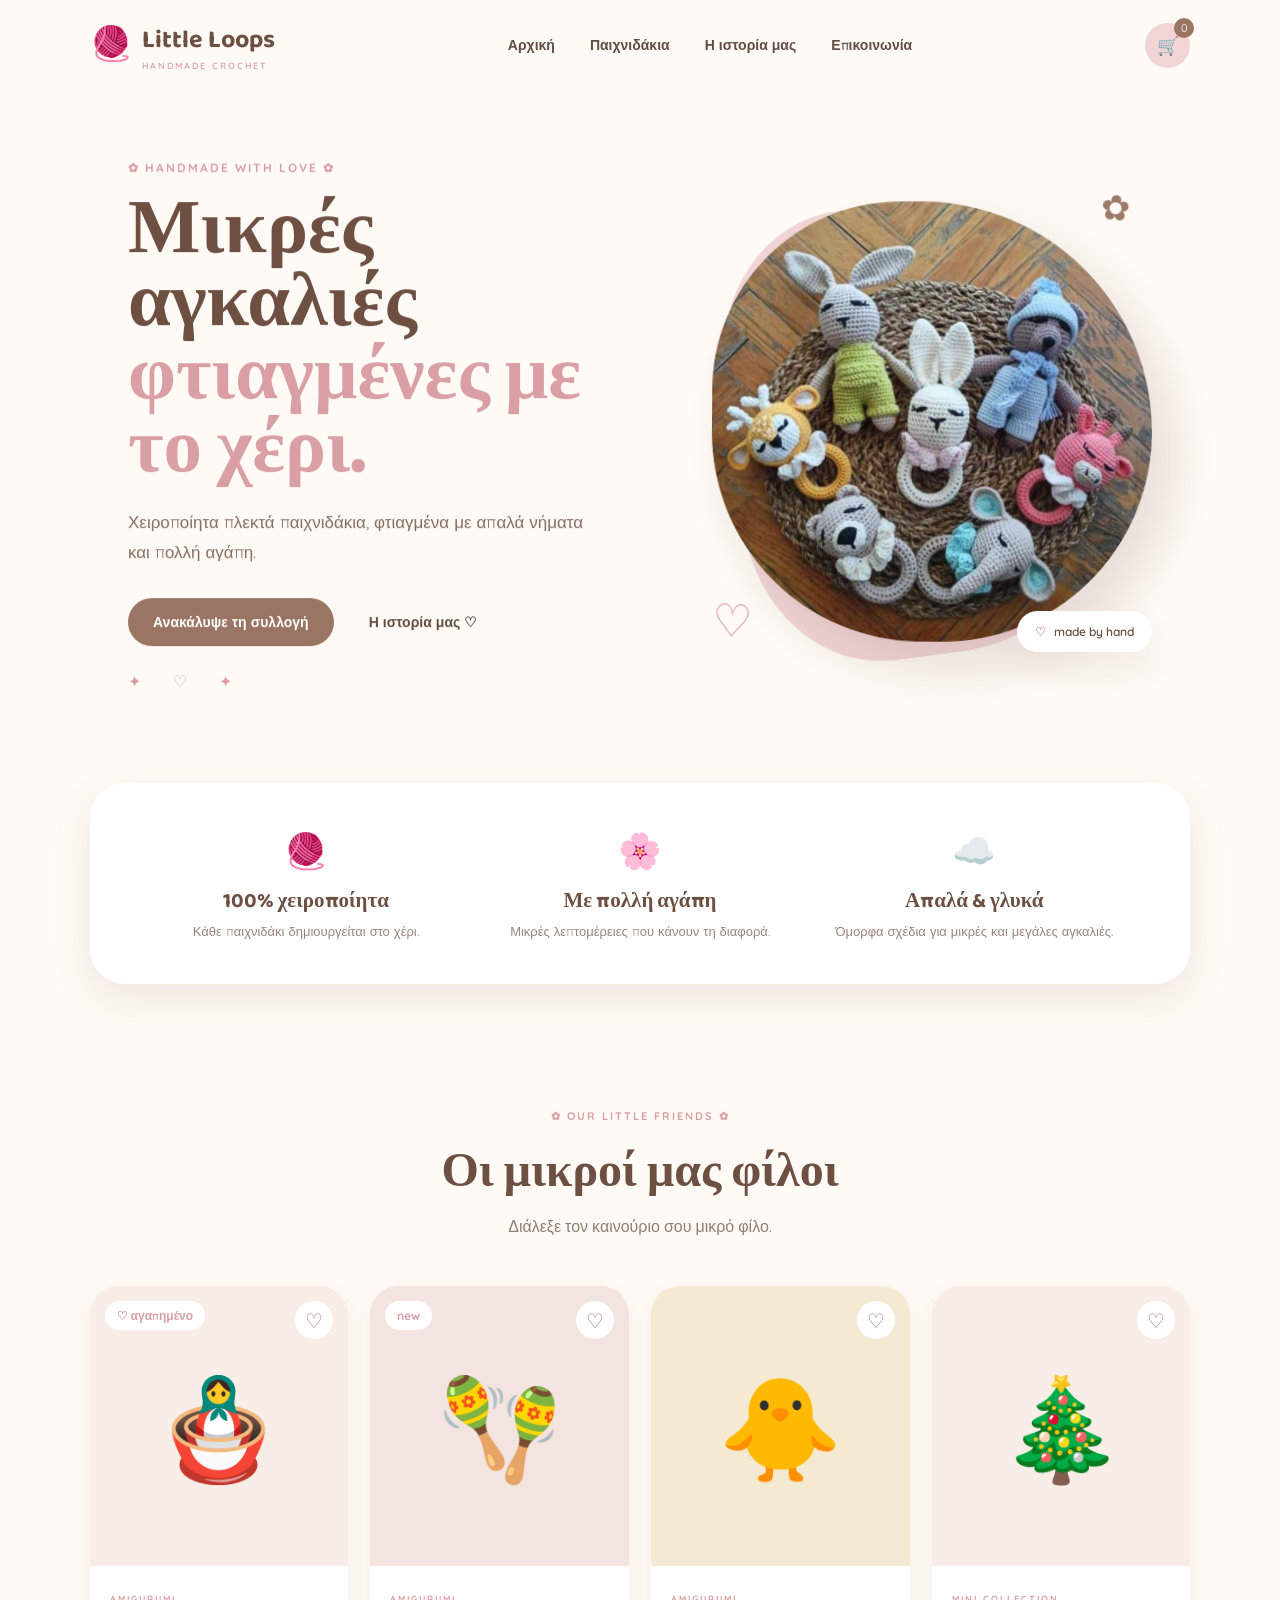
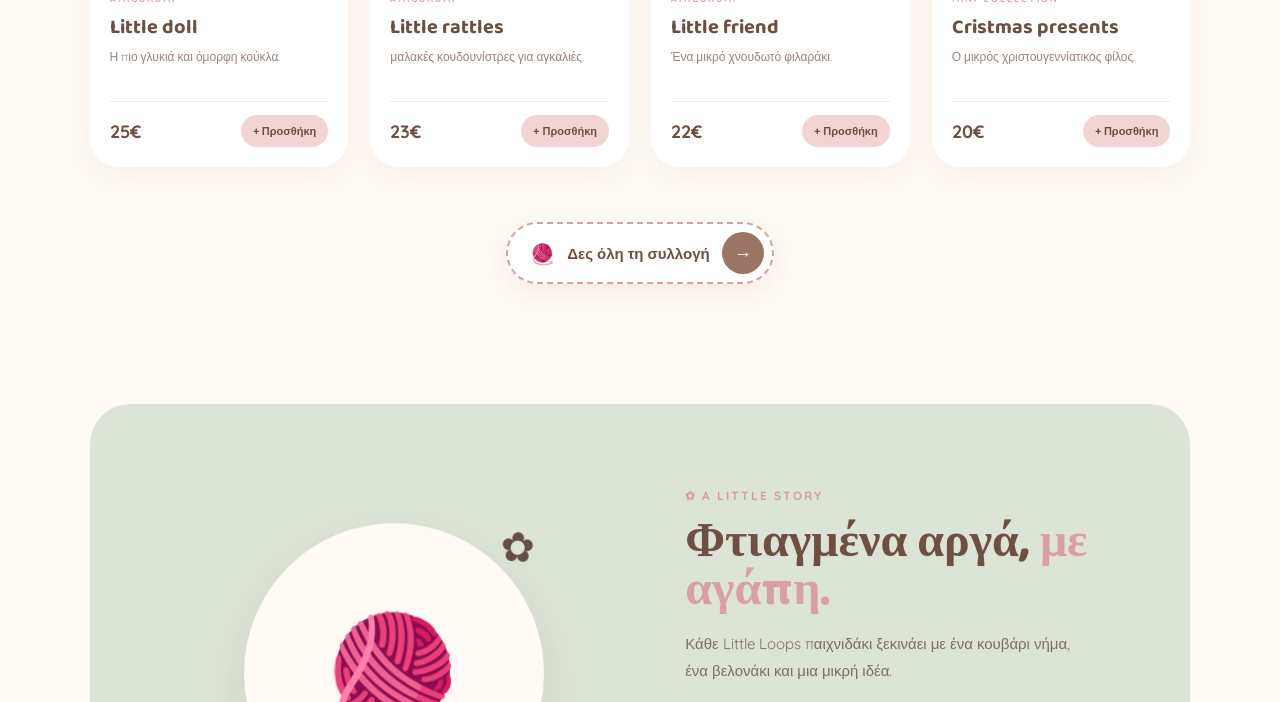
<file: index.html>
<!DOCTYPE html>
<html lang="el">
<head>
    <meta charset="UTF-8">
    <title>Little Loops | Handmade Crochet</title>
    <meta http-equiv="refresh" content="0; url=little-loops/doll.html">
</head>
<body>
    <p>Μεταφορά στο <a href="little-loops/doll.html">Little Loops</a>...</p>
</body>
</html>
</file>
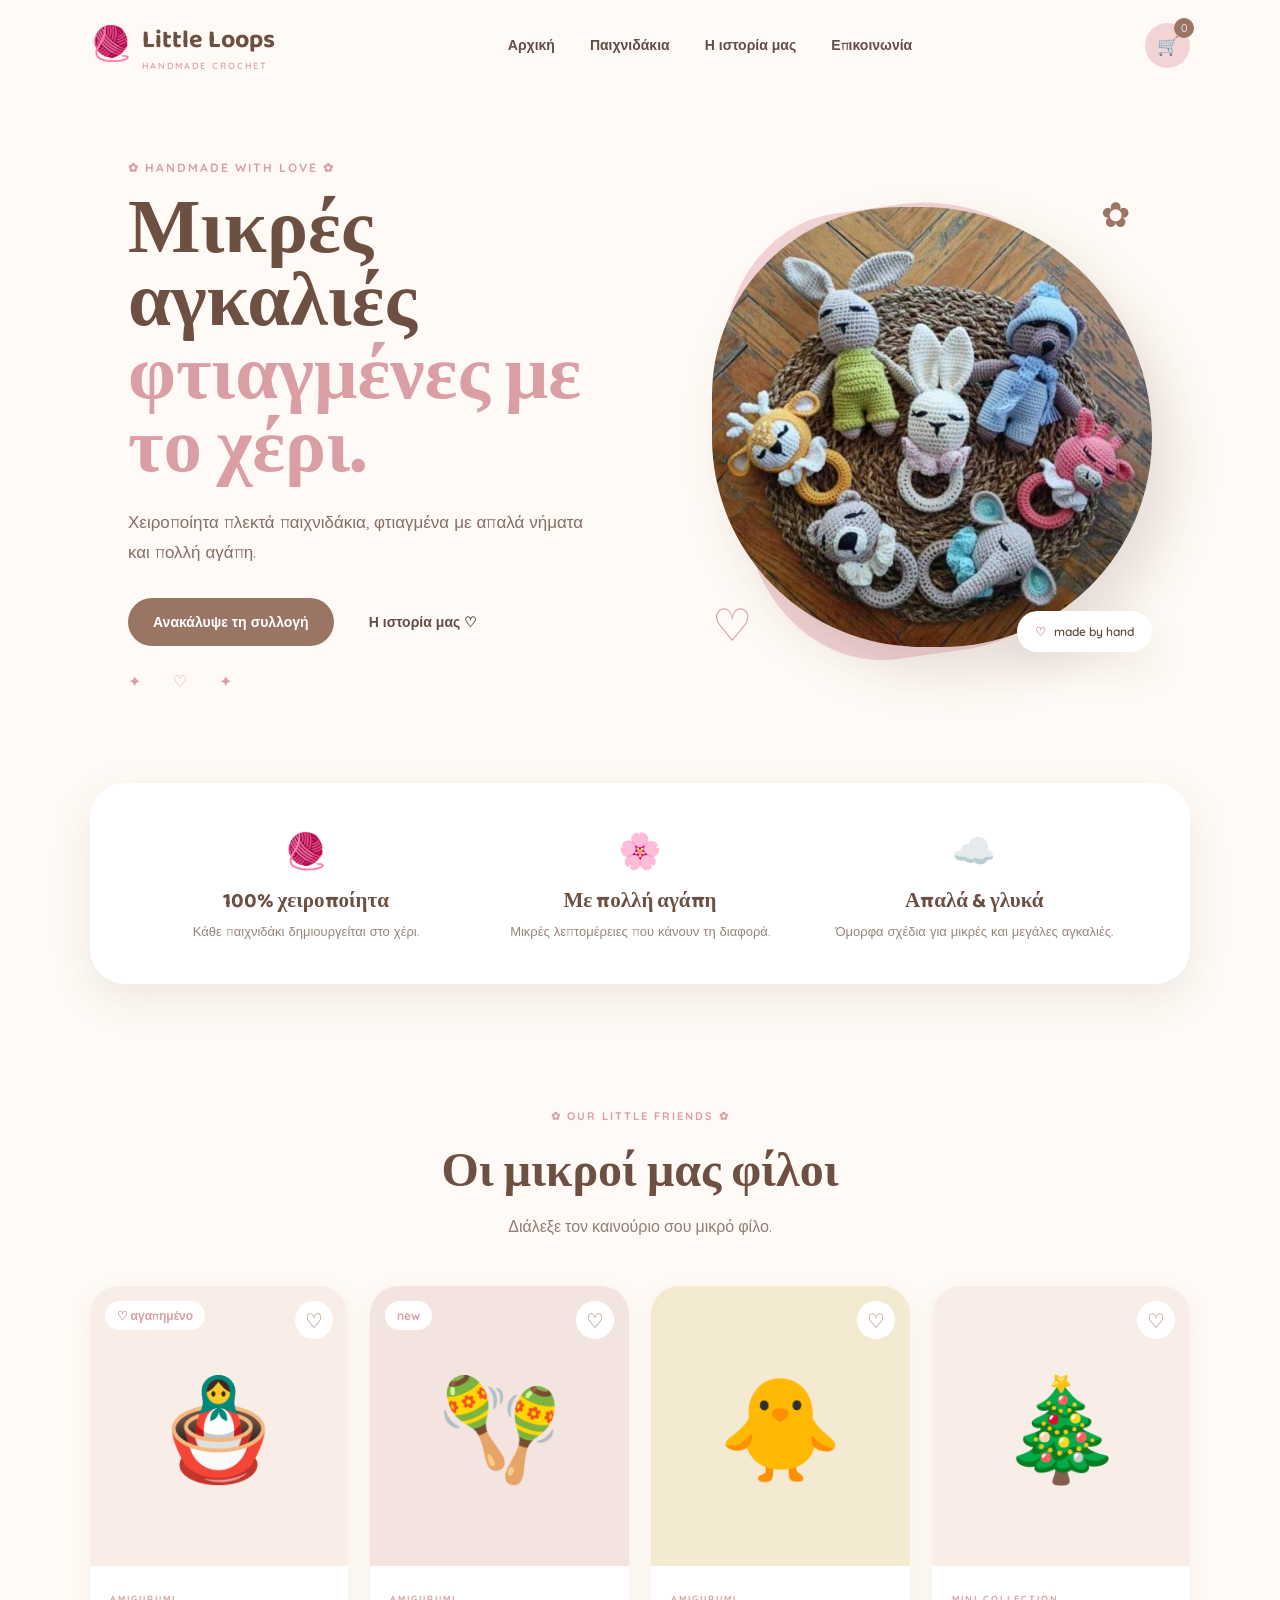
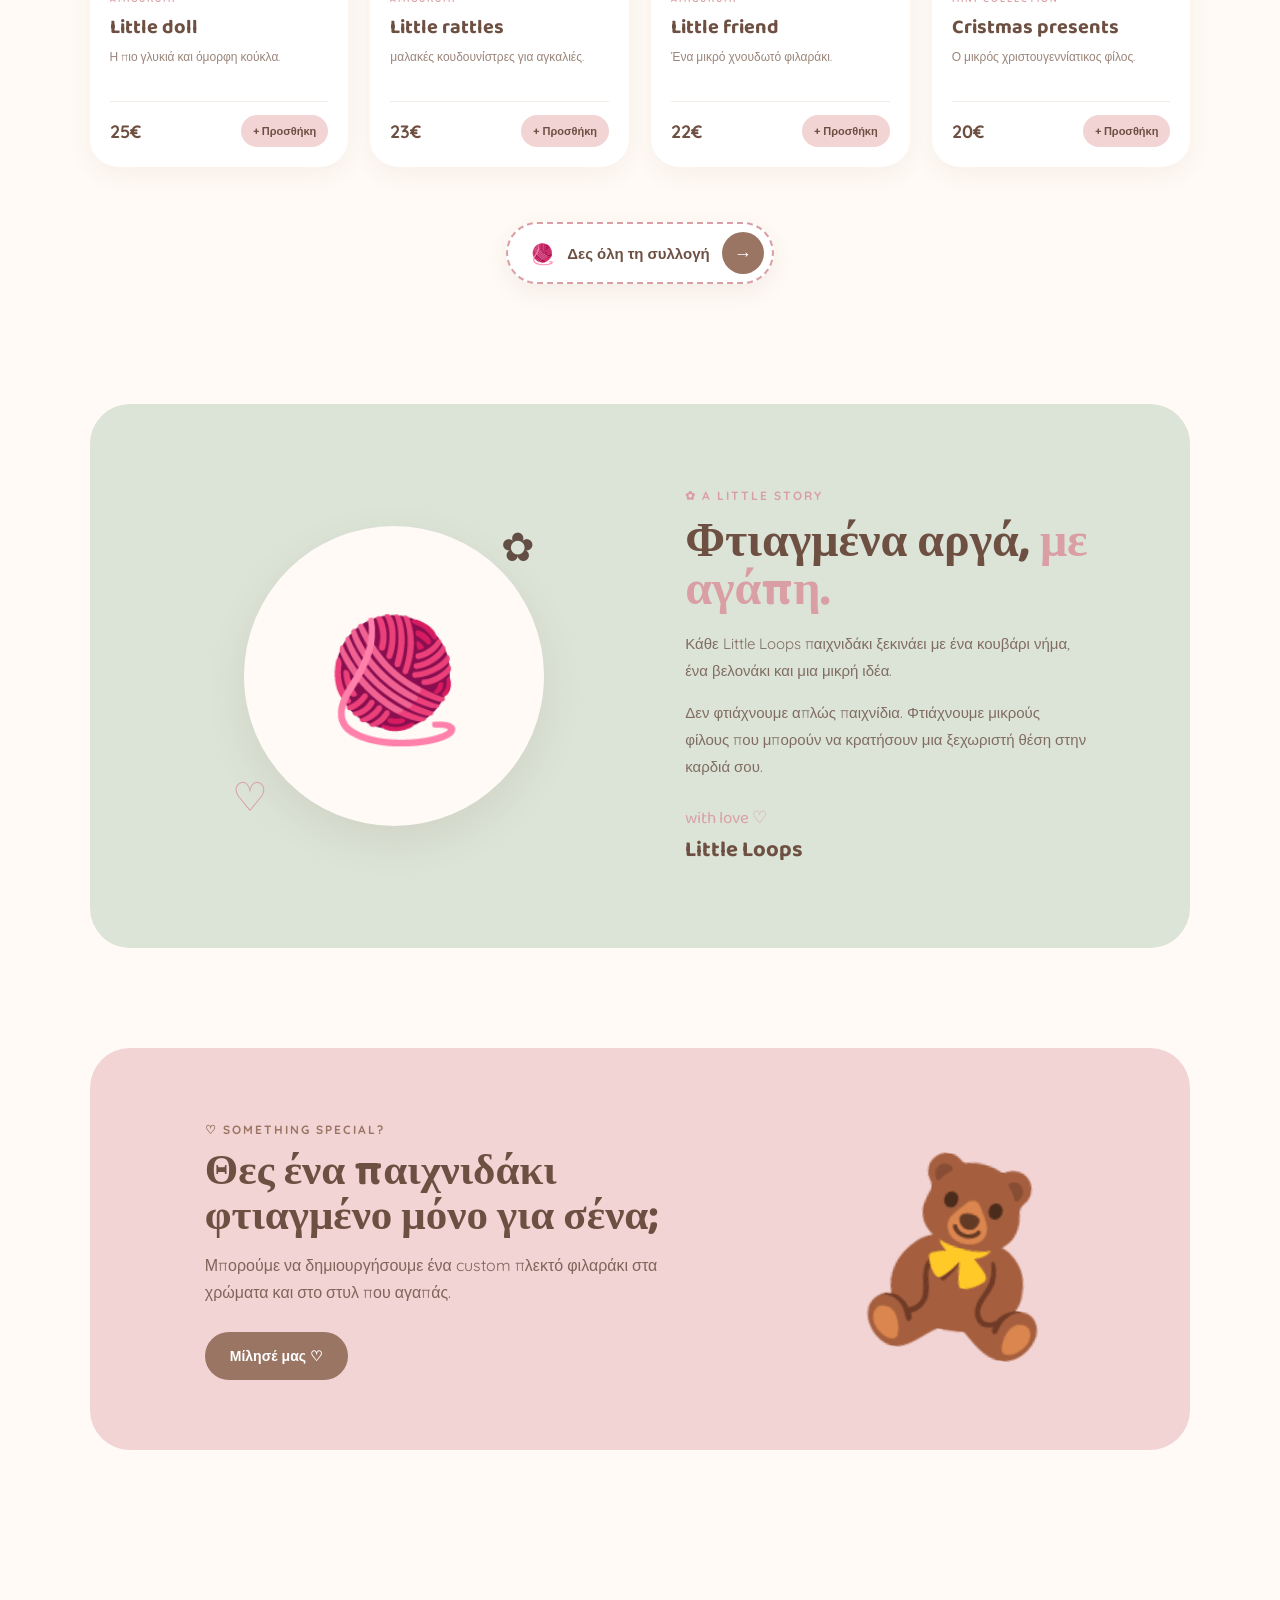
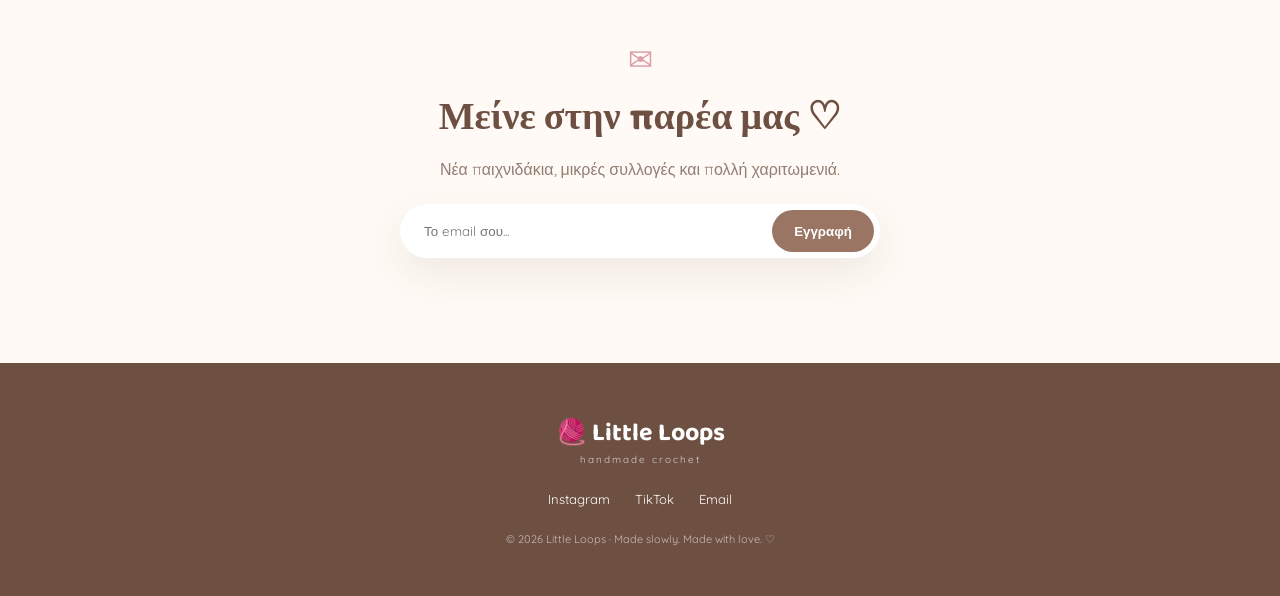
<file: little-loops/index.html>
<!DOCTYPE html>
<html lang="el">
<head>
    <meta charset="UTF-8">
    <meta name="viewport" content="width=device-width, initial-scale=1.0">
    <title>Little Loops | Handmade Crochet</title>
    <meta http-equiv="refresh" content="0; url=doll.html">
    <link rel="canonical" href="doll.html">
</head>
<body>
    <p>Μεταφορά στο <a href="doll.html">Little Loops</a>...</p>
</body>
</html>
</file>
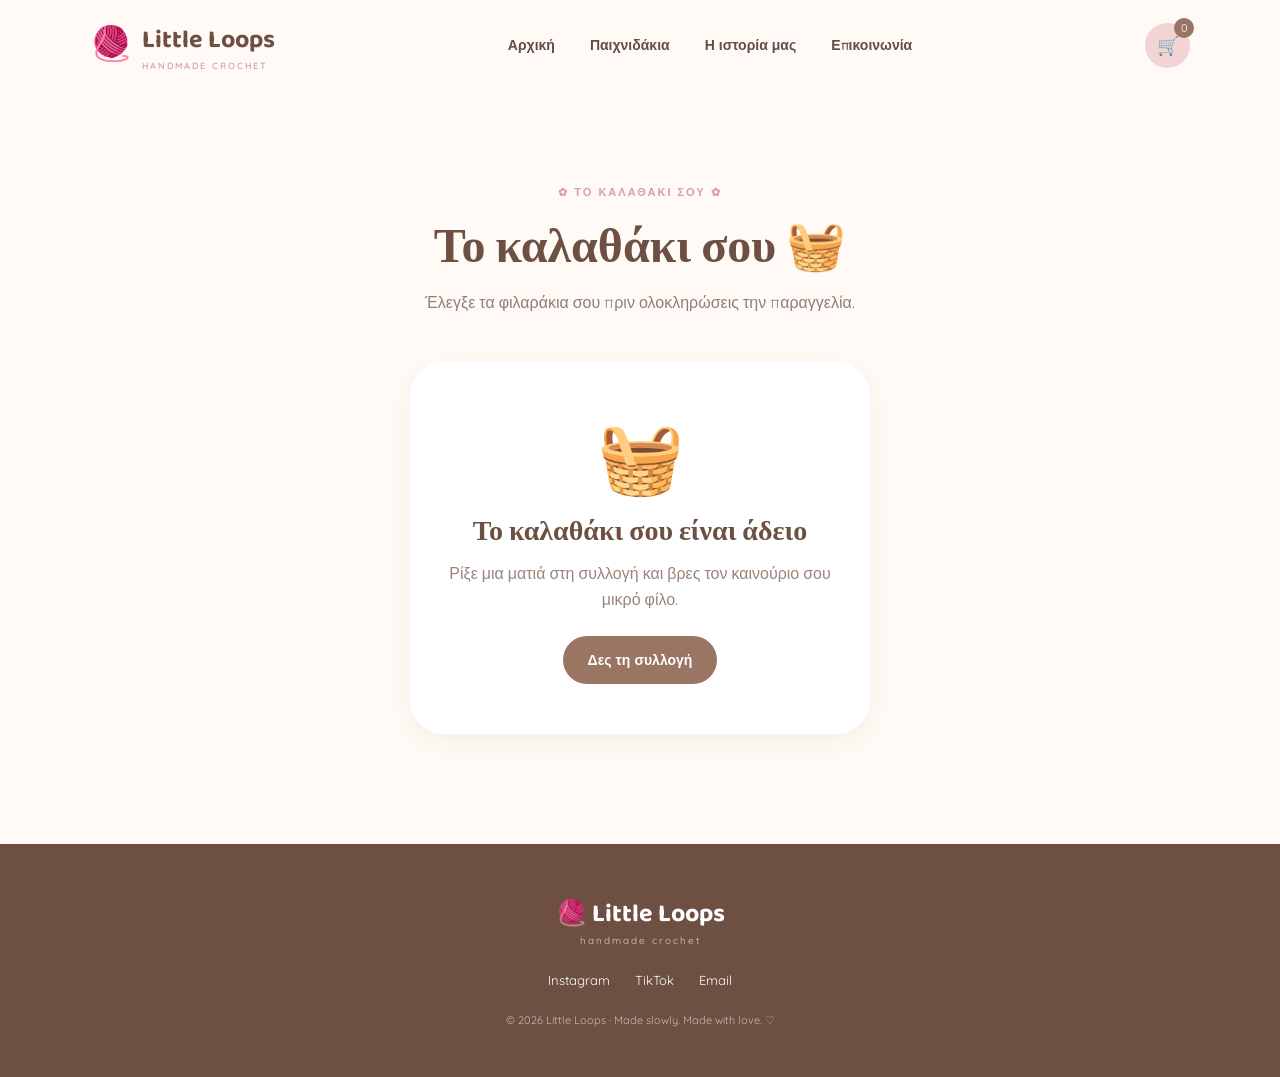
<file: little-loops/cart.html>
<!DOCTYPE html>
<html lang="el">
<head>
    <meta charset="UTF-8">
    <meta name="viewport" content="width=device-width, initial-scale=1.0">

    <title>Το καλαθάκι σου | Little Loops</title>

    <link rel="preconnect" href="https://fonts.googleapis.com">
    <link rel="preconnect" href="https://fonts.gstatic.com" crossorigin>

    <link href="https://fonts.googleapis.com/css2?family=Baloo+2:wght@400;500;600;700&family=Quicksand:wght@400;500;600;700&display=swap" rel="stylesheet">

    <link rel="stylesheet" href="doll.css">
</head>

<body class="cart-page">

 <!-- HEADER -->
    <header class="header">

        <a href="doll.html" class="logo">
            <span class="logo-icon">🧶</span>
            <span>
                Little Loops
                <small>handmade crochet</small>
            </span>
        </a>

        <nav class="nav">
            <a href="doll.html">Αρχική</a>
            <a href="collection.html">Παιχνιδάκια</a>
            <a href="doll.html#about">Η ιστορία μας</a>
            <a href="#contact">Επικοινωνία</a>
        </nav>

        <button class="cart-button" onclick="openCart()">
            🛒
            <span id="cartCount">0</span>
        </button>

        <button class="menu-button" onclick="toggleMenu()">☰</button>

    </header>

    <!-- ΚΑΛΑΘΙ -->
    <section class="cart-section" id="cart">

        <div class="section-heading">

            <span>✿ το καλαθάκι σου ✿</span>

            <h2>Το καλαθάκι σου <span class="cart-basket">🧺</span></h2>

            <p>
                Έλεγξε τα φιλαράκια σου πριν ολοκληρώσεις την παραγγελία.
            </p>

        </div>

        <!-- εδώ εμφανίζονται τα προϊόντα (από το doll.js) -->
        <div id="cartPage"></div>

    </section>


    <!-- FOOTER -->
    <footer id="contact">

        <div class="footer-logo">
            🧶 <strong>Little Loops</strong>
            <span>handmade crochet</span>
        </div>

        <div class="socials">
            <a href="#">Instagram</a>
            <a href="#">TikTok</a>
            <a href="#">Email</a>
        </div>

        <p>
            © 2026 Little Loops · Made slowly. Made with love. ♡
        </p>

    </footer>


    <!-- CART -->
    <div class="cart-overlay" id="cartOverlay" onclick="closeCart(event)">

        <div class="cart" onclick="event.stopPropagation()">

            <button class="close-cart" onclick="closeCart()">
                ×
            </button>

            <h2>
                Το καλαθάκι σου 🧺
            </h2>

            <div id="cartItems"></div>

            <div class="cart-total">

                <span>Σύνολο</span>

                <strong id="cartTotal">
                    0€
                </strong>

            </div>

            <button class="checkout-button" onclick="checkout()">
                Ολοκλήρωση παραγγελίας
            </button>

        </div>

    </div>


    <!-- TOAST -->
    <div class="toast" id="toast">
        Προστέθηκε στο καλαθάκι ♡
    </div>


    <script src="doll.js"></script>

</body>
</html>
</file>
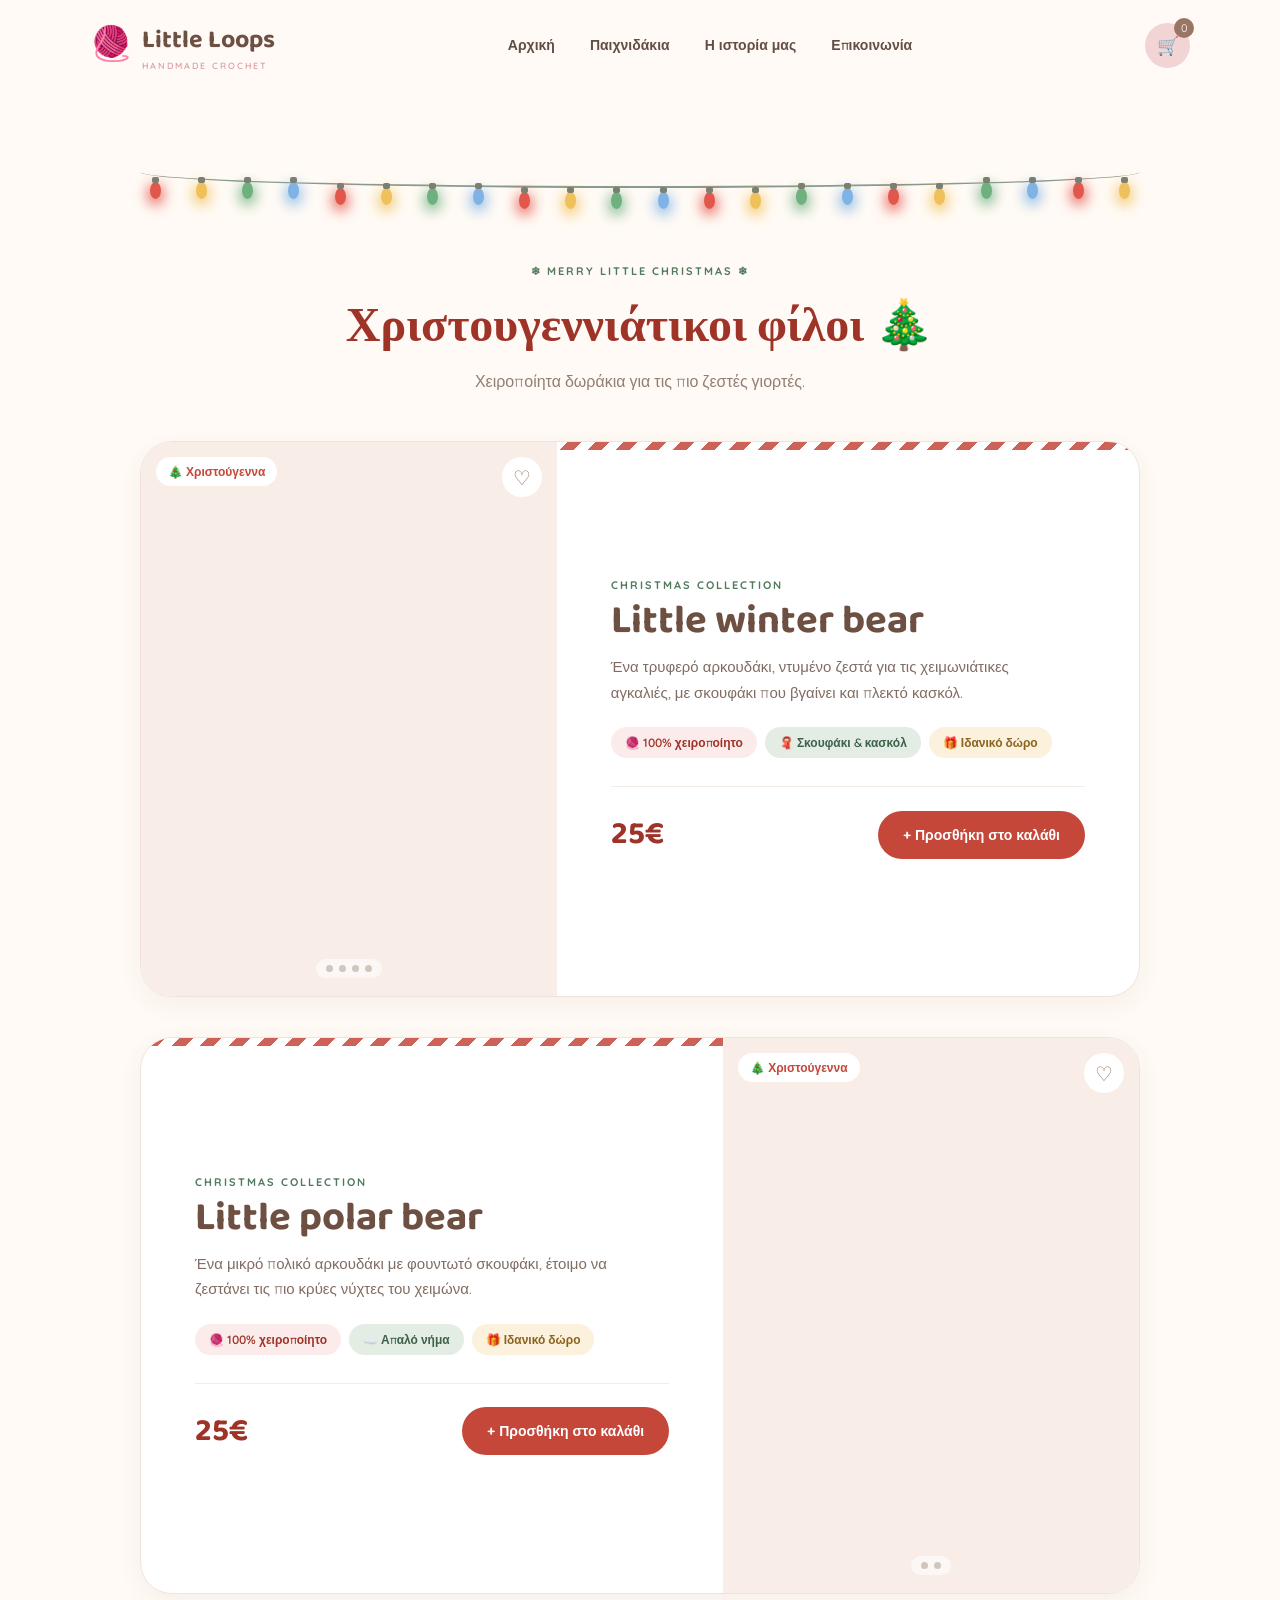
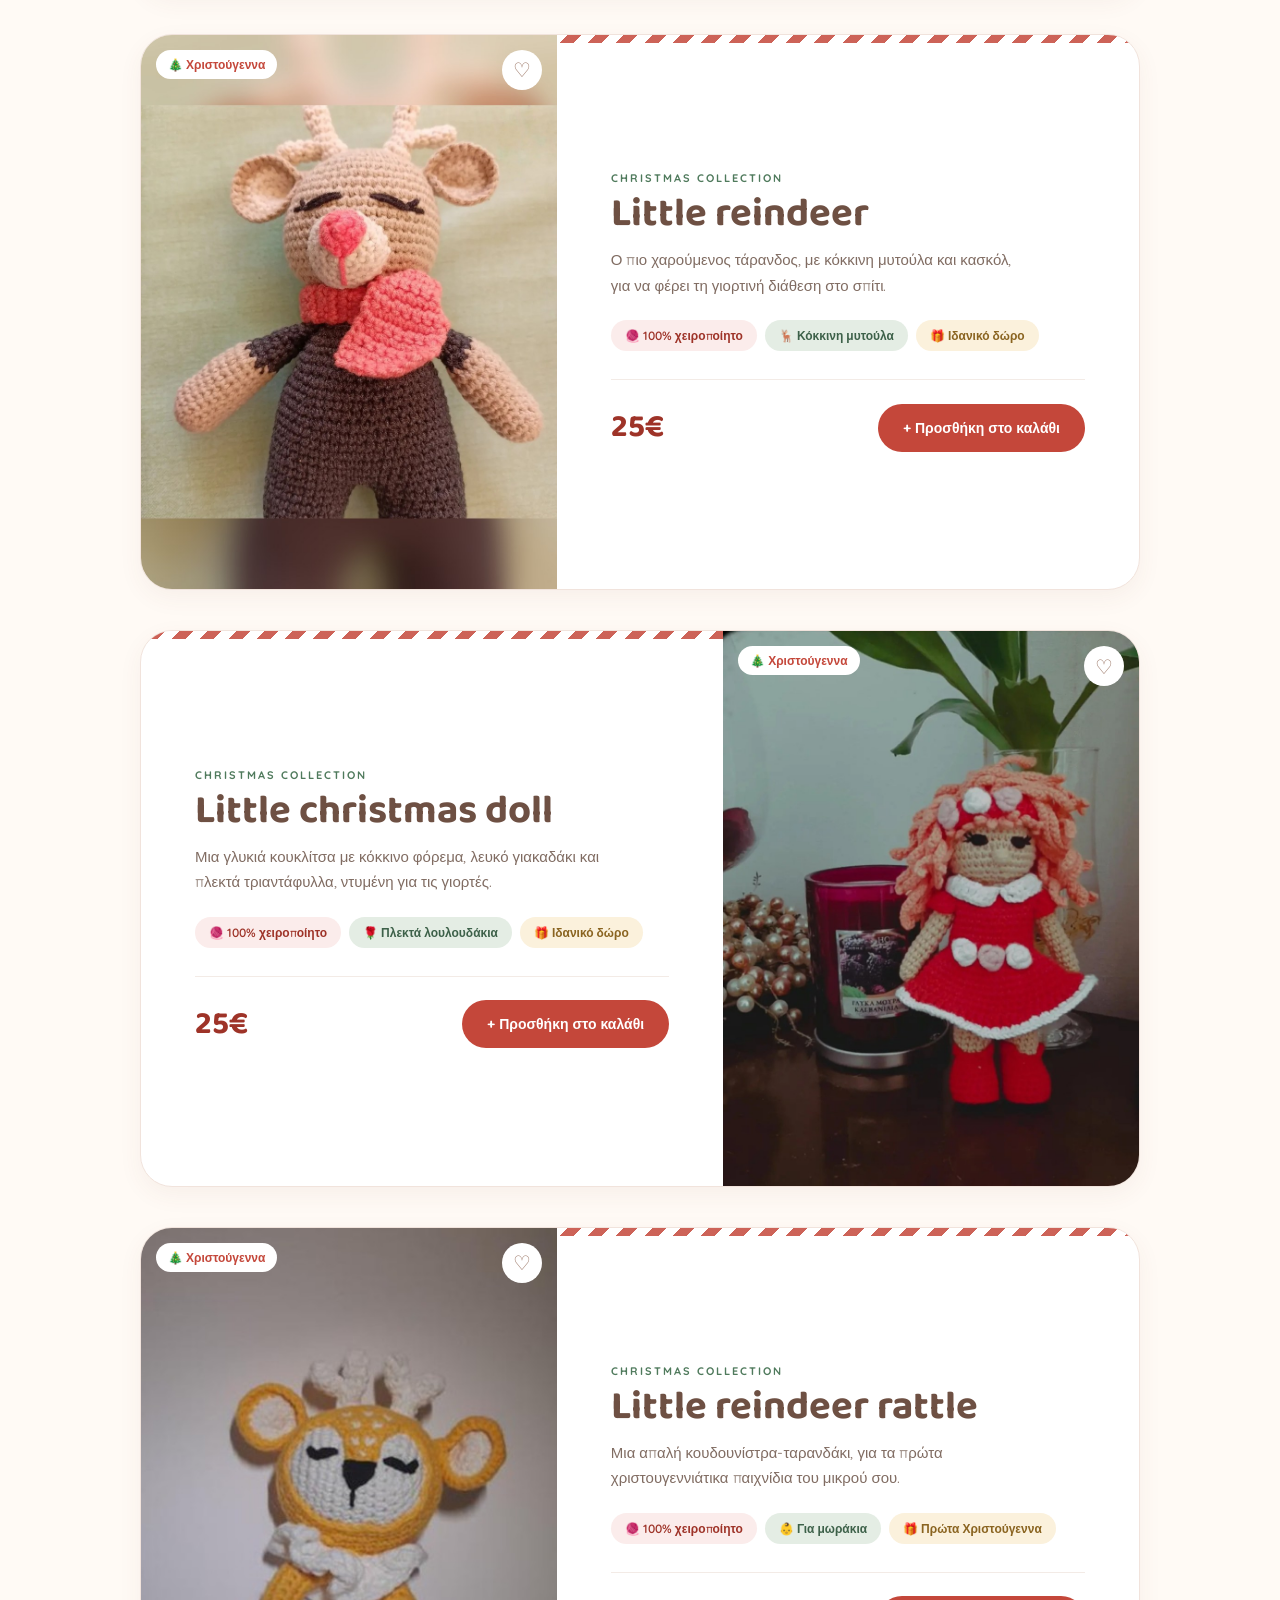
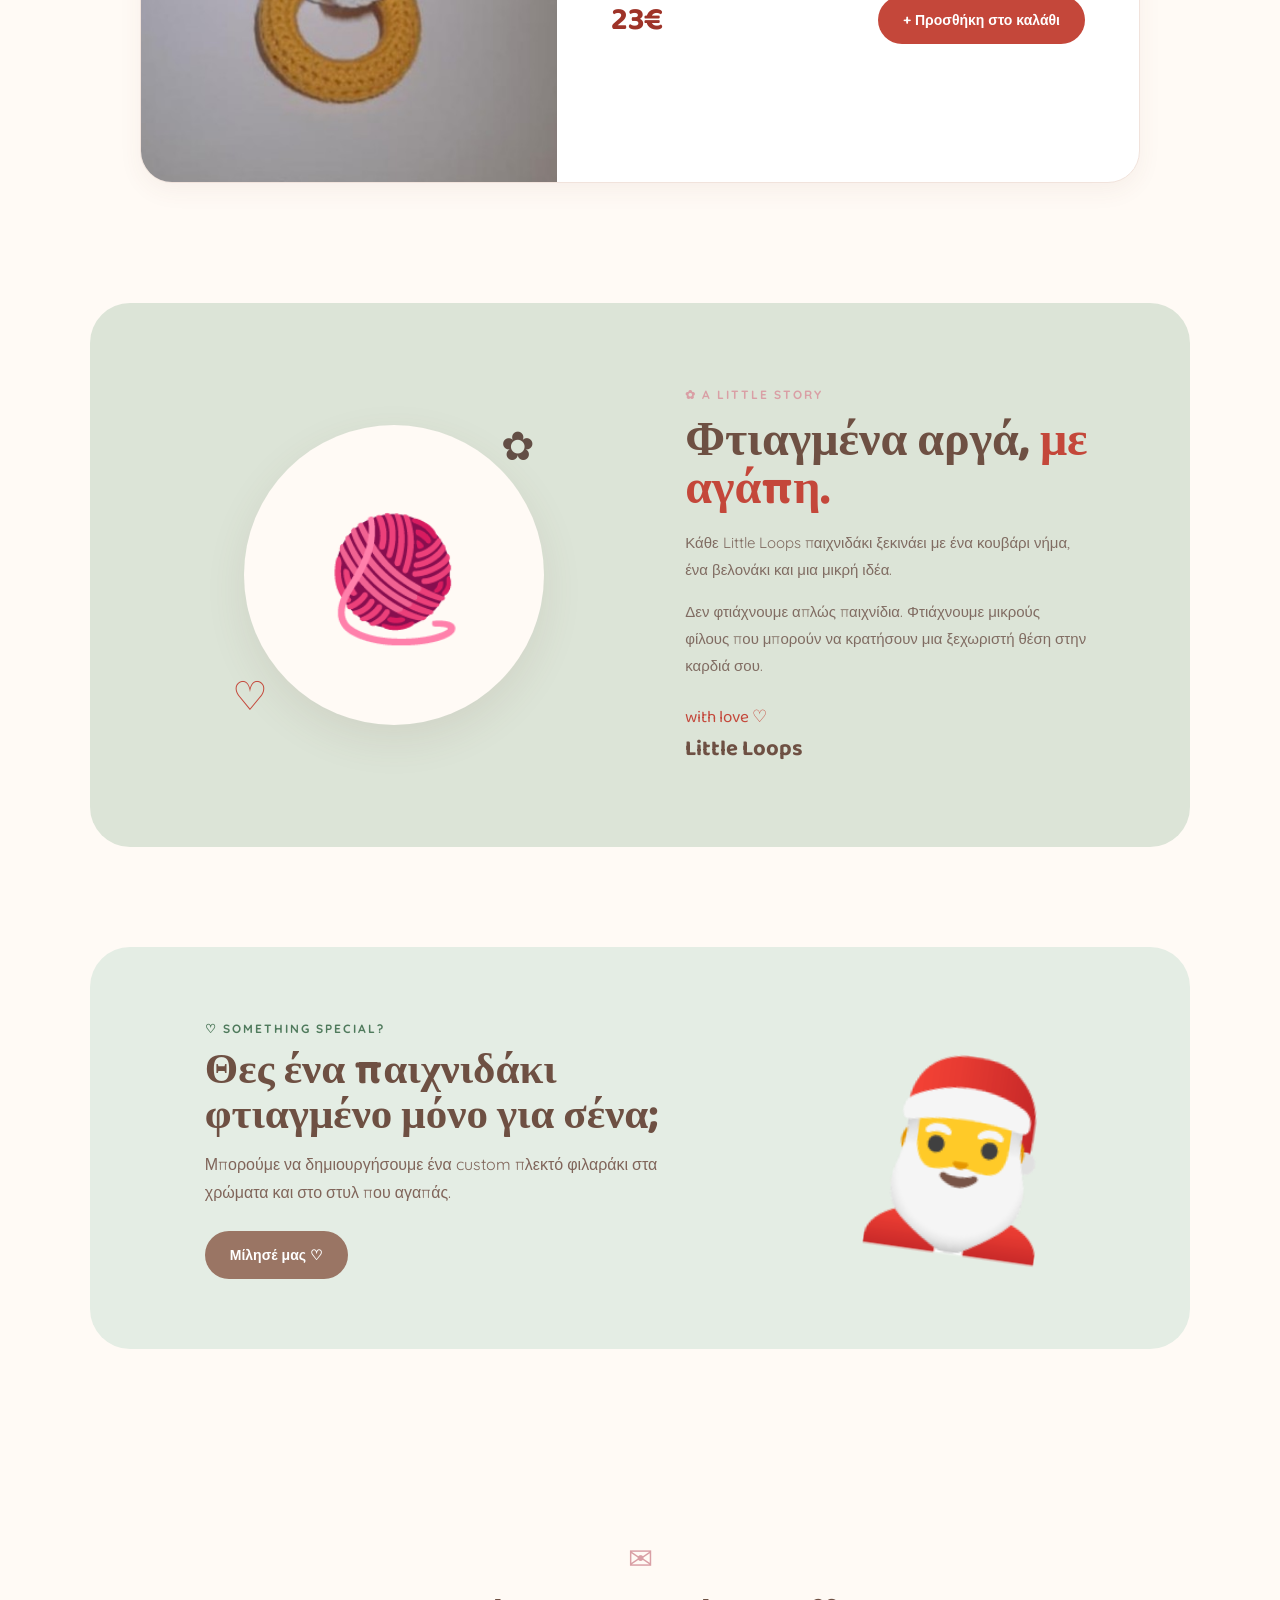
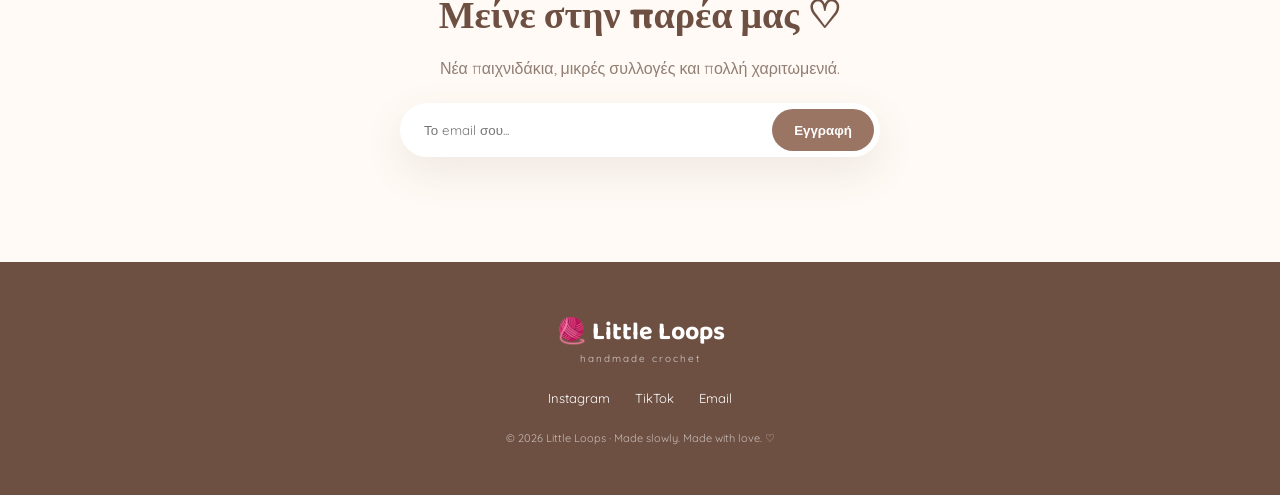
<file: little-loops/christmas.html>
<!DOCTYPE html>
<html lang="el">
<head>
    <meta charset="UTF-8">
    <meta name="viewport" content="width=device-width, initial-scale=1.0">

    <title>Little Loops | Handmade Crochet</title>

    <link rel="preconnect" href="https://fonts.googleapis.com">
    <link rel="preconnect" href="https://fonts.gstatic.com" crossorigin>

    <link href="https://fonts.googleapis.com/css2?family=Baloo+2:wght@400;500;600;700&family=Quicksand:wght@400;500;600;700&display=swap" rel="stylesheet">

    <link rel="stylesheet" href="doll.css">
</head>

<body class="christmas-page">

    <!-- ❄ ΧΙΟΝΙ -->
    <div class="snow" aria-hidden="true">
    <span style="--x:19%; --s:15px; --d:9s; --delay:-2s; --drift:45px; --o:0.79">❆</span>
    <span style="--x:46%; --s:18px; --d:9s; --delay:-16s; --drift:-33px; --o:0.47">❄</span>
    <span style="--x:55%; --s:15px; --d:10s; --delay:-7s; --drift:-49px; --o:0.8">❄</span>
    <span style="--x:7%; --s:22px; --d:18s; --delay:-3s; --drift:-32px; --o:0.85">•</span>
    <span style="--x:7%; --s:18px; --d:18s; --delay:-12s; --drift:-54px; --o:0.59">•</span>
    <span style="--x:71%; --s:22px; --d:11s; --delay:-9s; --drift:-7px; --o:0.54">❄</span>
    <span style="--x:15%; --s:18px; --d:13s; --delay:-17s; --drift:44px; --o:0.88">•</span>
    <span style="--x:13%; --s:18px; --d:18s; --delay:-6s; --drift:-13px; --o:0.51">❅</span>
    <span style="--x:91%; --s:10px; --d:18s; --delay:-1s; --drift:19px; --o:0.58">•</span>
    <span style="--x:87%; --s:17px; --d:15s; --delay:-10s; --drift:-1px; --o:0.82">•</span>
    <span style="--x:46%; --s:13px; --d:12s; --delay:-5s; --drift:29px; --o:0.6">•</span>
    <span style="--x:73%; --s:13px; --d:17s; --delay:-15s; --drift:52px; --o:0.66">❄</span>
    <span style="--x:36%; --s:18px; --d:10s; --delay:-3s; --drift:5px; --o:0.71">•</span>
    <span style="--x:96%; --s:14px; --d:11s; --delay:-15s; --drift:-7px; --o:0.47">❅</span>
    <span style="--x:97%; --s:17px; --d:18s; --delay:-10s; --drift:-17px; --o:0.89">❄</span>
    <span style="--x:76%; --s:16px; --d:18s; --delay:-14s; --drift:-52px; --o:0.5">❆</span>
    <span style="--x:60%; --s:20px; --d:10s; --delay:-1s; --drift:33px; --o:0.89">❆</span>
    <span style="--x:82%; --s:18px; --d:16s; --delay:-9s; --drift:31px; --o:0.69">❆</span>
    <span style="--x:2%; --s:16px; --d:14s; --delay:-5s; --drift:18px; --o:0.52">❆</span>
    <span style="--x:7%; --s:12px; --d:13s; --delay:-4s; --drift:34px; --o:0.6">•</span>
    <span style="--x:50%; --s:22px; --d:16s; --delay:-2s; --drift:-39px; --o:0.73">•</span>
    <span style="--x:70%; --s:13px; --d:11s; --delay:-13s; --drift:50px; --o:0.8">•</span>
    <span style="--x:90%; --s:15px; --d:14s; --delay:-12s; --drift:-31px; --o:0.54">❆</span>
    <span style="--x:22%; --s:11px; --d:12s; --delay:-7s; --drift:-59px; --o:0.76">❄</span>
    <span style="--x:23%; --s:13px; --d:13s; --delay:-0s; --drift:-42px; --o:0.71">•</span>
    <span style="--x:47%; --s:18px; --d:18s; --delay:-10s; --drift:-44px; --o:0.89">•</span>
    <span style="--x:79%; --s:19px; --d:9s; --delay:-14s; --drift:55px; --o:0.88">•</span>
    <span style="--x:50%; --s:15px; --d:15s; --delay:-12s; --drift:-47px; --o:0.75">•</span>
    <span style="--x:7%; --s:12px; --d:10s; --delay:-6s; --drift:-4px; --o:0.55">•</span>
    <span style="--x:43%; --s:18px; --d:9s; --delay:-3s; --drift:-60px; --o:0.81">❄</span>
    <span style="--x:68%; --s:10px; --d:14s; --delay:-0s; --drift:-51px; --o:0.58">❅</span>
    <span style="--x:48%; --s:11px; --d:13s; --delay:-11s; --drift:17px; --o:0.68">•</span>
    </div>


 <!-- HEADER -->
    <header class="header">

        <a href="#" class="logo">
            <span class="logo-icon">🧶</span>
            <span>
                Little Loops
                <small>handmade crochet</small>
            </span>
        </a>

        <nav class="nav">
            <a href="doll.html">Αρχική</a>
            <a href="#shop">Παιχνιδάκια</a>
            <a href="#about">Η ιστορία μας</a>
            <a href="#contact">Επικοινωνία</a>
        </nav>

        <button class="cart-button" onclick="openCart()">
            🛒
            <span id="cartCount">0</span>
        </button>

        <button class="menu-button" onclick="toggleMenu()">☰</button>

    </header>

    <!-- SHOP -->
    <section class="shop" id="shop">

        <ul class="xmas-lights" aria-hidden="true">
            <li></li>
            <li></li>
            <li></li>
            <li></li>
            <li></li>
            <li></li>
            <li></li>
            <li></li>
            <li></li>
            <li></li>
            <li></li>
            <li></li>
            <li></li>
            <li></li>
            <li></li>
            <li></li>
            <li></li>
            <li></li>
            <li></li>
            <li></li>
            <li></li>
            <li></li>
        </ul>

        <div class="section-heading">

            <span>❄ merry little christmas ❄</span>

            <h2>Χριστουγεννιάτικοι φίλοι <span class="xmas-tree">🎄</span></h2>

            <p>
                Χειροποίητα δωράκια για τις πιο ζεστές γιορτές.
            </p>

        </div>


<div class="showcase">

    <!-- LITTLE WINTER BEAR -->
    <article class="showcase-item">

        <div class="showcase-media">

            <div class="slides slides-4">
                <img class="slide" style="--i:0" src="toy_christmas_bear.jpg" alt="Little winter bear">
                <img class="slide" style="--i:1" src="toy_christmas_bear2.jpg" alt="Little winter bear">
                <img class="slide" style="--i:2" src="toy_christmas_rear3.jpg" alt="Little winter bear">
                <img class="slide" style="--i:3" src="toy_christmas_bears.jpg" alt="Little winter bear">
            </div>

            <span class="badge">🎄 Χριστούγεννα</span>

            <button class="heart-buttons" onclick="toggleHeart(this)">♡</button>

            <div class="slide-dots">
                <span style="--i:0"></span>
                <span style="--i:1"></span>
                <span style="--i:2"></span>
                <span style="--i:3"></span>
            </div>

        </div>

        <div class="showcase-info">

            <span class="showcase-category">CHRISTMAS COLLECTION</span>

            <h3>Little winter bear</h3>

            <p>Ένα τρυφερό αρκουδάκι, ντυμένο ζεστά για τις χειμωνιάτικες αγκαλιές, με σκουφάκι που βγαίνει και πλεκτό κασκόλ.</p>

            <ul class="showcase-tags">
                <li>🧶 100% χειροποίητο</li>
                <li>🧣 Σκουφάκι &amp; κασκόλ</li>
                <li>🎁 Ιδανικό δώρο</li>
            </ul>

            <div class="showcase-bottom">
                <strong>25€</strong>
                <button class="primary-button" onclick="addToCart('Little winter bear', 25)">
                    + Προσθήκη στο καλάθι
                </button>
            </div>

        </div>

    </article>

    <!-- LITTLE POLAR BEAR -->
    <article class="showcase-item">

        <div class="showcase-media">

            <div class="slides slides-2">
                <img class="slide" style="--i:0" src="toy_christmas_polar_bear.jpg" alt="Little polar bear">
                <img class="slide" style="--i:1" src="toy_christmas_bears.jpg" alt="Little polar bear">
            </div>

            <span class="badge">🎄 Χριστούγεννα</span>

            <button class="heart-buttons" onclick="toggleHeart(this)">♡</button>

            <div class="slide-dots">
                <span style="--i:0"></span>
                <span style="--i:1"></span>
            </div>

        </div>

        <div class="showcase-info">

            <span class="showcase-category">CHRISTMAS COLLECTION</span>

            <h3>Little polar bear</h3>

            <p>Ένα μικρό πολικό αρκουδάκι με φουντωτό σκουφάκι, έτοιμο να ζεστάνει τις πιο κρύες νύχτες του χειμώνα.</p>

            <ul class="showcase-tags">
                <li>🧶 100% χειροποίητο</li>
                <li>☁️ Απαλό νήμα</li>
                <li>🎁 Ιδανικό δώρο</li>
            </ul>

            <div class="showcase-bottom">
                <strong>25€</strong>
                <button class="primary-button" onclick="addToCart('Little polar bear', 25)">
                    + Προσθήκη στο καλάθι
                </button>
            </div>

        </div>

    </article>

    <!-- LITTLE REINDEER -->
    <article class="showcase-item">

        <div class="showcase-media">

            <div class="slides slides-1">
                <img class="slide" style="--i:0" src="toy_christmas_reindeer.jpg" alt="Little reindeer">
            </div>

            <span class="badge">🎄 Χριστούγεννα</span>

            <button class="heart-buttons" onclick="toggleHeart(this)">♡</button>

        </div>

        <div class="showcase-info">

            <span class="showcase-category">CHRISTMAS COLLECTION</span>

            <h3>Little reindeer</h3>

            <p>Ο πιο χαρούμενος τάρανδος, με κόκκινη μυτούλα και κασκόλ, για να φέρει τη γιορτινή διάθεση στο σπίτι.</p>

            <ul class="showcase-tags">
                <li>🧶 100% χειροποίητο</li>
                <li>🦌 Κόκκινη μυτούλα</li>
                <li>🎁 Ιδανικό δώρο</li>
            </ul>

            <div class="showcase-bottom">
                <strong>25€</strong>
                <button class="primary-button" onclick="addToCart('Little reindeer', 25)">
                    + Προσθήκη στο καλάθι
                </button>
            </div>

        </div>

    </article>

    <!-- LITTLE CHRISTMAS DOLL -->
    <article class="showcase-item">

        <div class="showcase-media">

            <div class="slides slides-1">
                <img class="slide" style="--i:0" src="doll_red_dress.jpg" alt="Little christmas doll">
            </div>

            <span class="badge">🎄 Χριστούγεννα</span>

            <button class="heart-buttons" onclick="toggleHeart(this)">♡</button>

        </div>

        <div class="showcase-info">

            <span class="showcase-category">CHRISTMAS COLLECTION</span>

            <h3>Little christmas doll</h3>

            <p>Μια γλυκιά κουκλίτσα με κόκκινο φόρεμα, λευκό γιακαδάκι και πλεκτά τριαντάφυλλα, ντυμένη για τις γιορτές.</p>

            <ul class="showcase-tags">
                <li>🧶 100% χειροποίητο</li>
                <li>🌹 Πλεκτά λουλουδάκια</li>
                <li>🎁 Ιδανικό δώρο</li>
            </ul>

            <div class="showcase-bottom">
                <strong>25€</strong>
                <button class="primary-button" onclick="addToCart('Little christmas doll', 25)">
                    + Προσθήκη στο καλάθι
                </button>
            </div>

        </div>

    </article>

    <!-- LITTLE REINDEER RATTLE -->
    <article class="showcase-item">

        <div class="showcase-media">

            <div class="slides slides-1">
                <img class="slide" style="--i:0" src="rettles_reindeer.jpg" alt="Little reindeer rattle">
            </div>

            <span class="badge">🎄 Χριστούγεννα</span>

            <button class="heart-buttons" onclick="toggleHeart(this)">♡</button>

        </div>

        <div class="showcase-info">

            <span class="showcase-category">CHRISTMAS COLLECTION</span>

            <h3>Little reindeer rattle</h3>

            <p>Μια απαλή κουδουνίστρα-ταρανδάκι, για τα πρώτα χριστουγεννιάτικα παιχνίδια του μικρού σου.</p>

            <ul class="showcase-tags">
                <li>🧶 100% χειροποίητο</li>
                <li>👶 Για μωράκια</li>
                <li>🎁 Πρώτα Χριστούγεννα</li>
            </ul>

            <div class="showcase-bottom">
                <strong>23€</strong>
                <button class="primary-button" onclick="addToCart('Little reindeer rattle', 23)">
                    + Προσθήκη στο καλάθι
                </button>
            </div>

        </div>

    </article>

</div>

    </section>


    <!-- ABOUT -->
    <section class="about" id="about">

        <div class="about-image">

            <div class="about-circle">
                🧶
            </div>

            <span class="about-doodle one">✿</span>
            <span class="about-doodle two">♡</span>

        </div>


        <div class="about-content">

            <span class="section-label">
                ✿ a little story
            </span>

            <h2>
                Φτιαγμένα αργά,
                <span>με αγάπη.</span>
            </h2>

            <p>
                Κάθε Little Loops παιχνιδάκι ξεκινάει με ένα κουβάρι
                νήμα, ένα βελονάκι και μια μικρή ιδέα.
            </p>

            <p>
                Δεν φτιάχνουμε απλώς παιχνίδια.
                Φτιάχνουμε μικρούς φίλους που μπορούν να κρατήσουν
                μια ξεχωριστή θέση στην καρδιά σου.
            </p>

            <div class="signature">
                with love ♡
                <br>
                <strong>Little Loops</strong>
            </div>

        </div>

    </section>


    <!-- CUSTOM -->
    <section class="custom">

        <div>

            <span>♡ something special?</span>

            <h2>
                Θες ένα παιχνιδάκι
                <br>
                φτιαγμένο μόνο για σένα;
            </h2>

            <p>
                Μπορούμε να δημιουργήσουμε ένα custom
                πλεκτό φιλαράκι στα χρώματα και στο στυλ που αγαπάς.
            </p>

            <a href="#contact" class="primary-button">
                Μίλησέ μας ♡
            </a>

        </div>

        <div class="custom-decoration">
            🎅
        </div>

    </section>


    <!-- NEWSLETTER -->
    <section class="newsletter">

        <div class="newsletter-icon">
            ✉
        </div>

        <h2>Μείνε στην παρέα μας ♡</h2>

        <p>
            Νέα παιχνιδάκια, μικρές συλλογές και πολλή χαριτωμενιά.
        </p>

        <form onsubmit="subscribe(event)">

            <input
                type="email"
                id="email"
                placeholder="Το email σου..."
                required
            >

            <button type="submit">
                Εγγραφή
            </button>

        </form>

        <small id="subscribeMessage"></small>

    </section>


    <!-- FOOTER -->
    <footer id="contact">

        <div class="footer-logo">
            🧶 <strong>Little Loops</strong>
            <span>handmade crochet</span>
        </div>

        <div class="socials">
            <a href="#">Instagram</a>
            <a href="#">TikTok</a>
            <a href="#">Email</a>
        </div>

        <p>
            © 2026 Little Loops · Made slowly. Made with love. ♡
        </p>

    </footer>


    <!-- CART -->
    <div class="cart-overlay" id="cartOverlay" onclick="closeCart(event)">

        <div class="cart" onclick="event.stopPropagation()">

            <button class="close-cart" onclick="closeCart()">
                ×
            </button>

            <h2>
                Το καλαθάκι σου 🧺
            </h2>

            <div id="cartItems"></div>

            <div class="cart-total">

                <span>Σύνολο</span>

                <strong id="cartTotal">
                    0€
                </strong>

            </div>

            <button class="checkout-button" onclick="checkout()">
                Ολοκλήρωση παραγγελίας
            </button>

        </div>

    </div>


    <!-- TOAST -->
    <div class="toast" id="toast">
        Προστέθηκε στο καλαθάκι ♡
    </div>


    <script src="doll.js"></script>

</body>
</html>
</file>
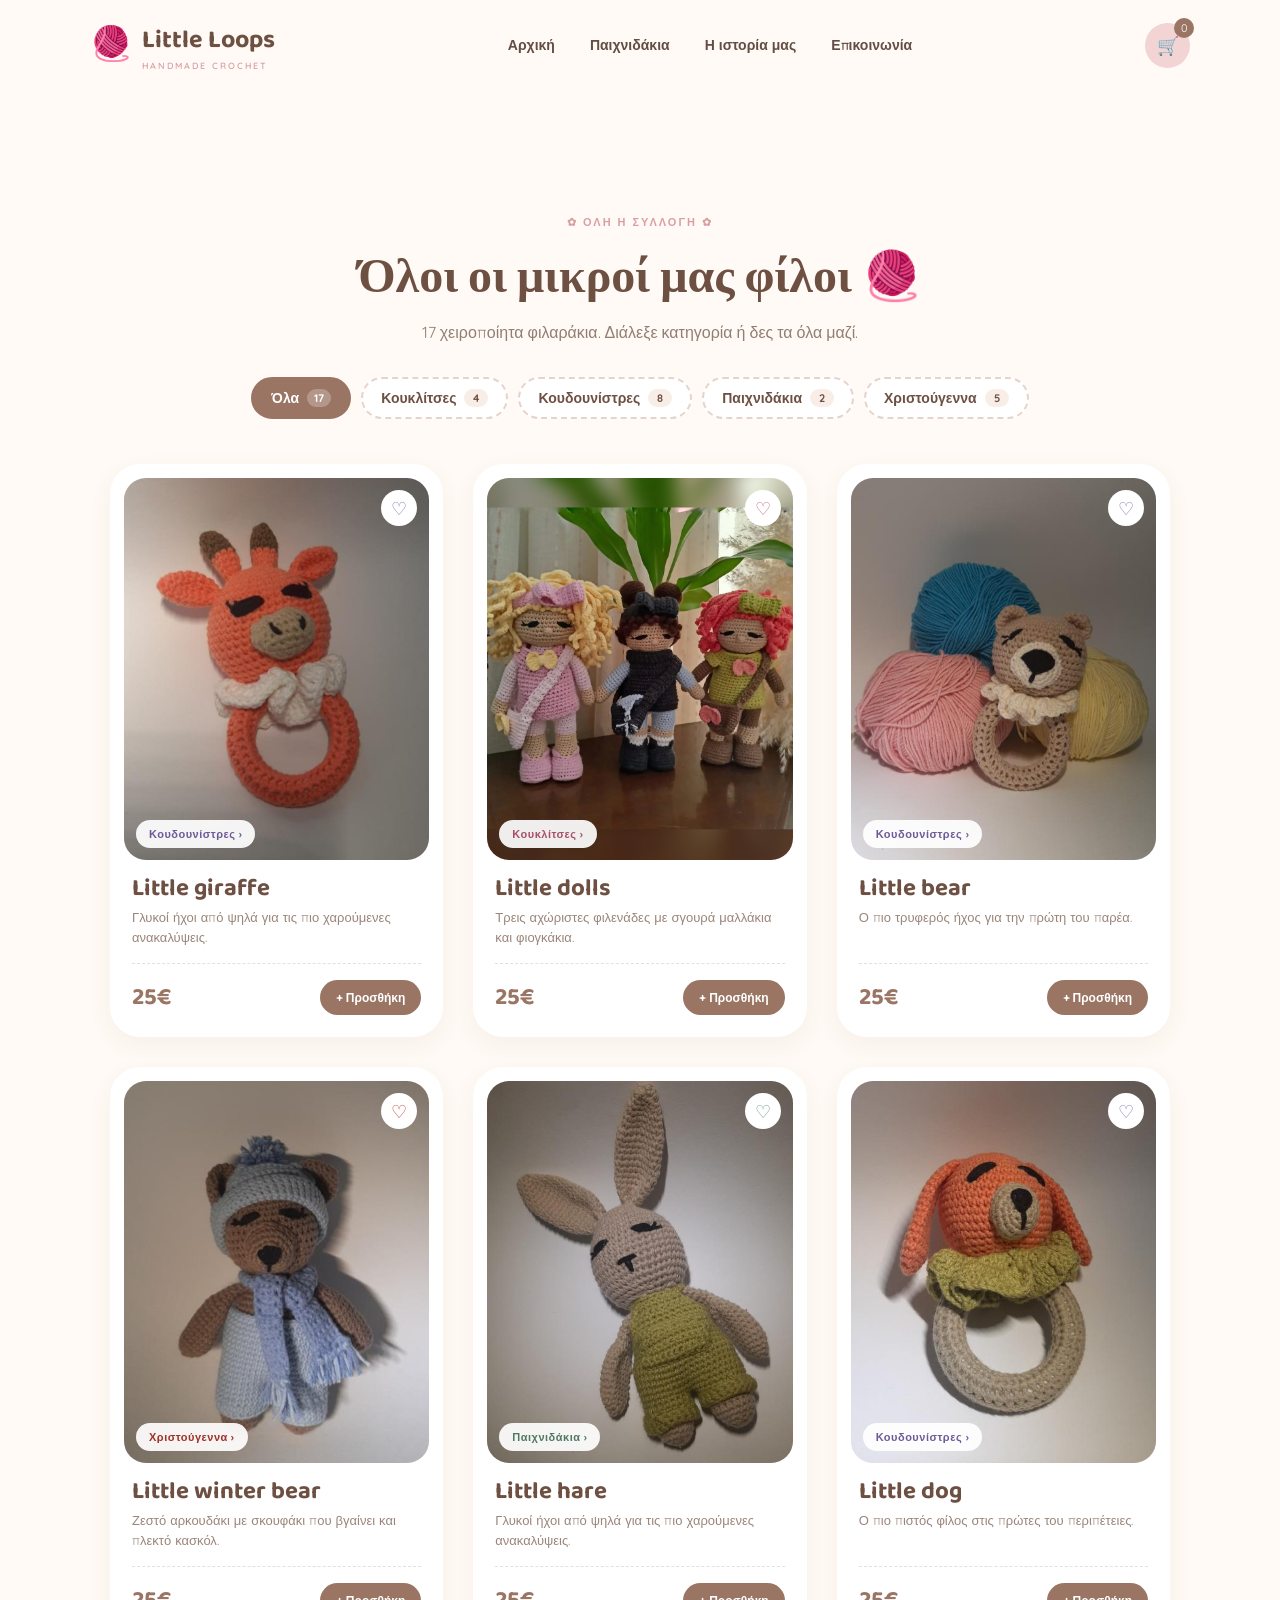
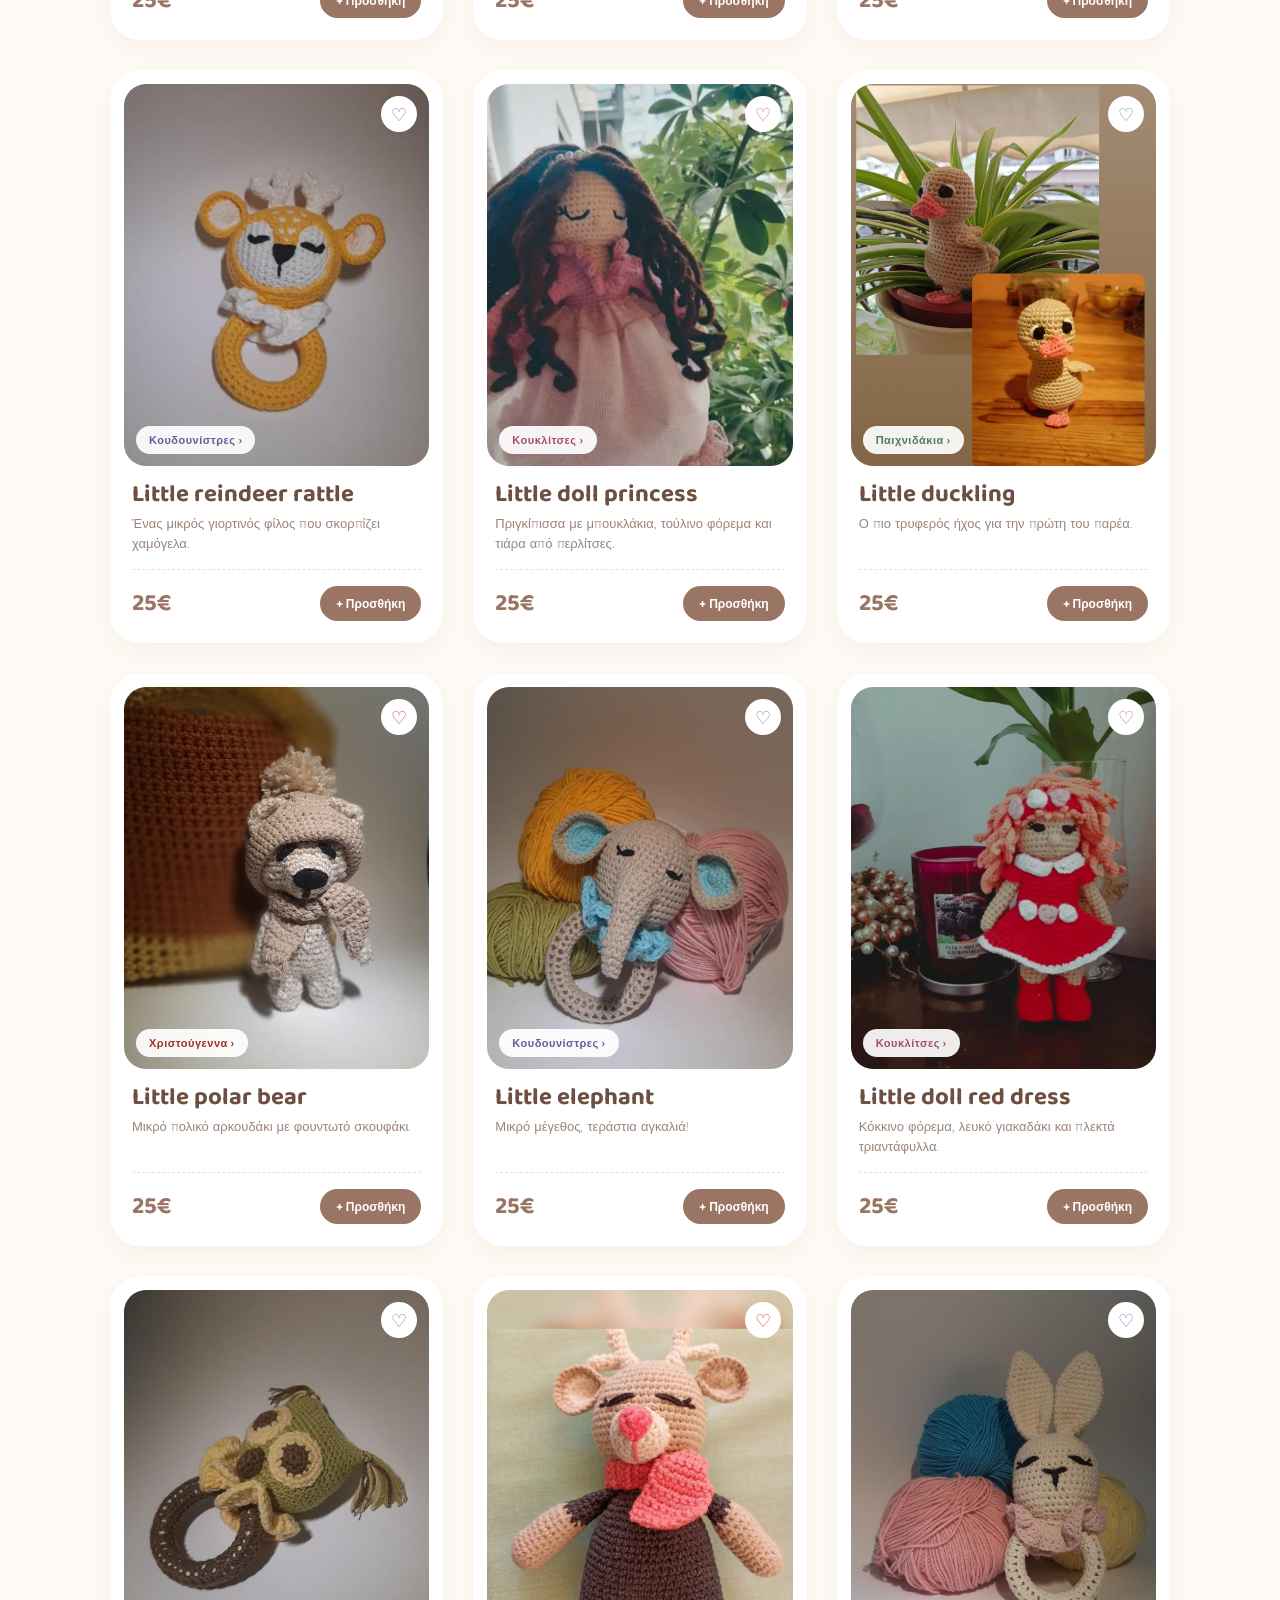
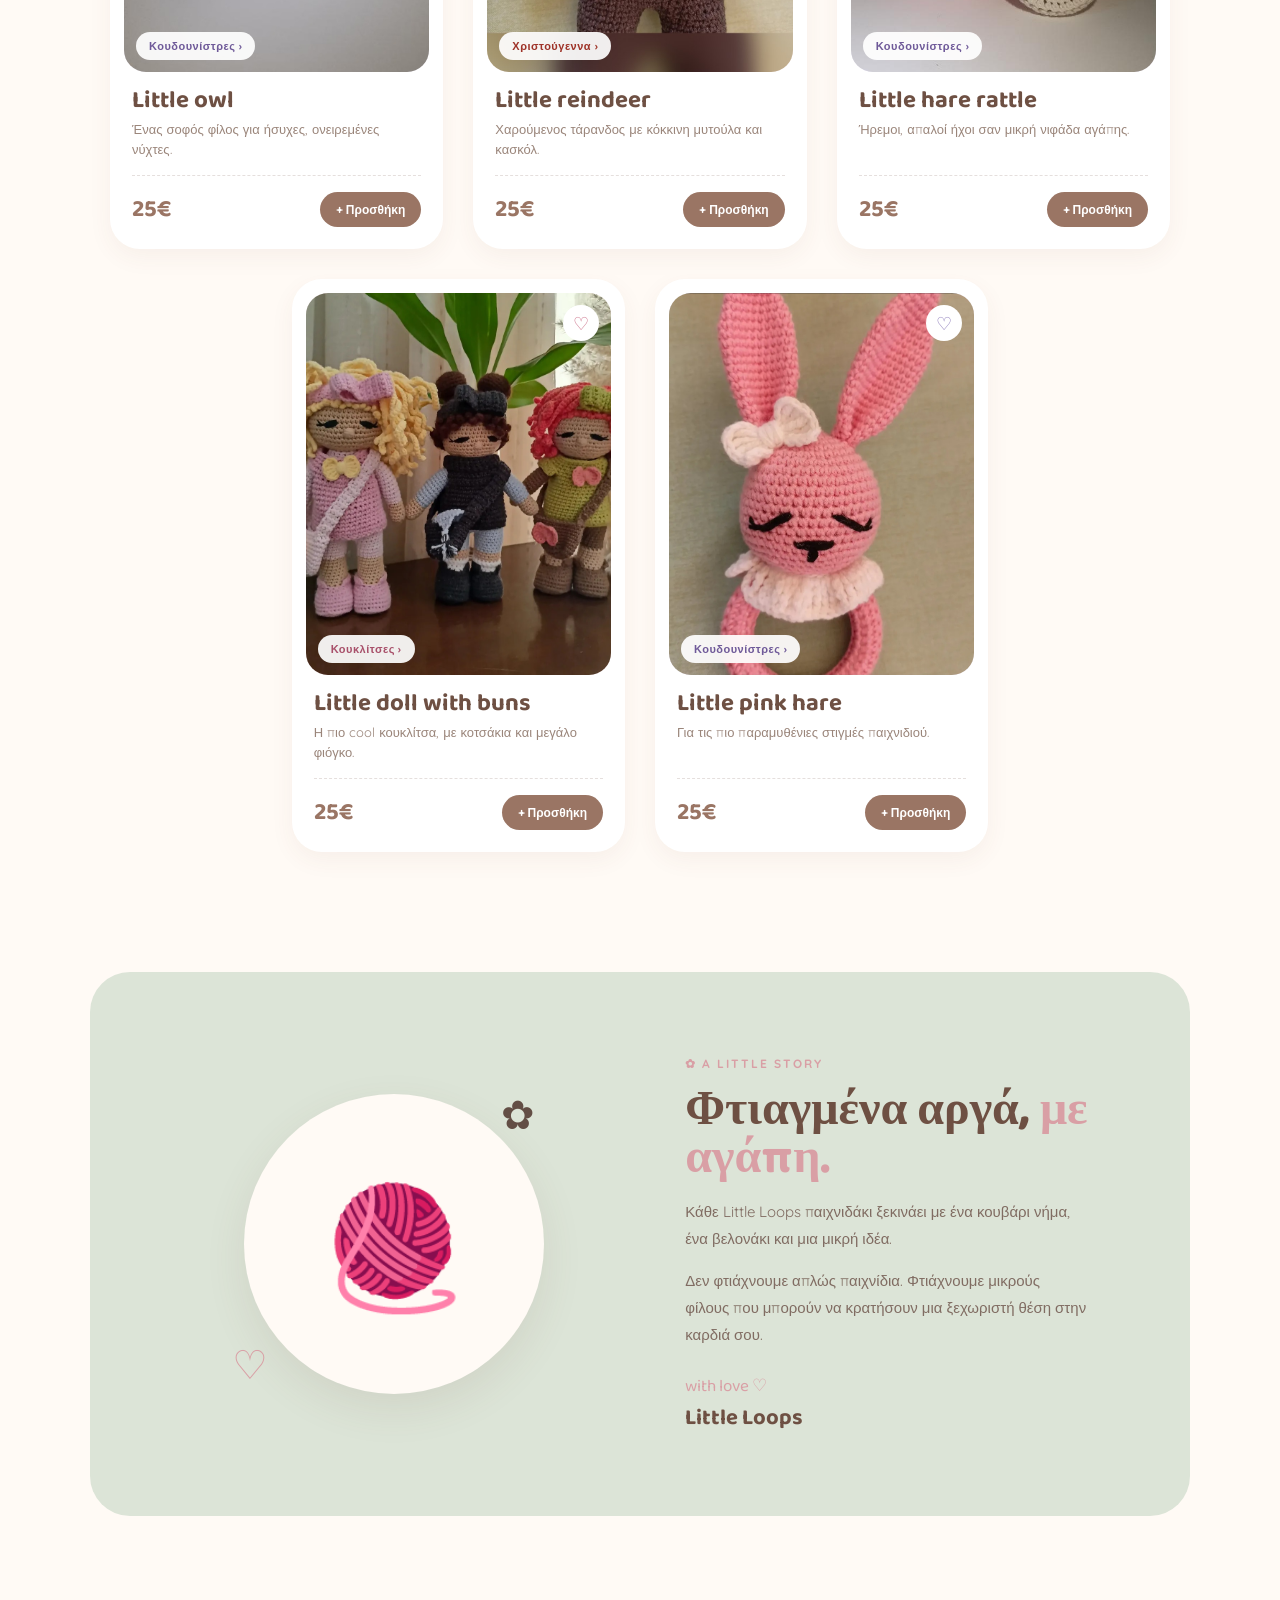
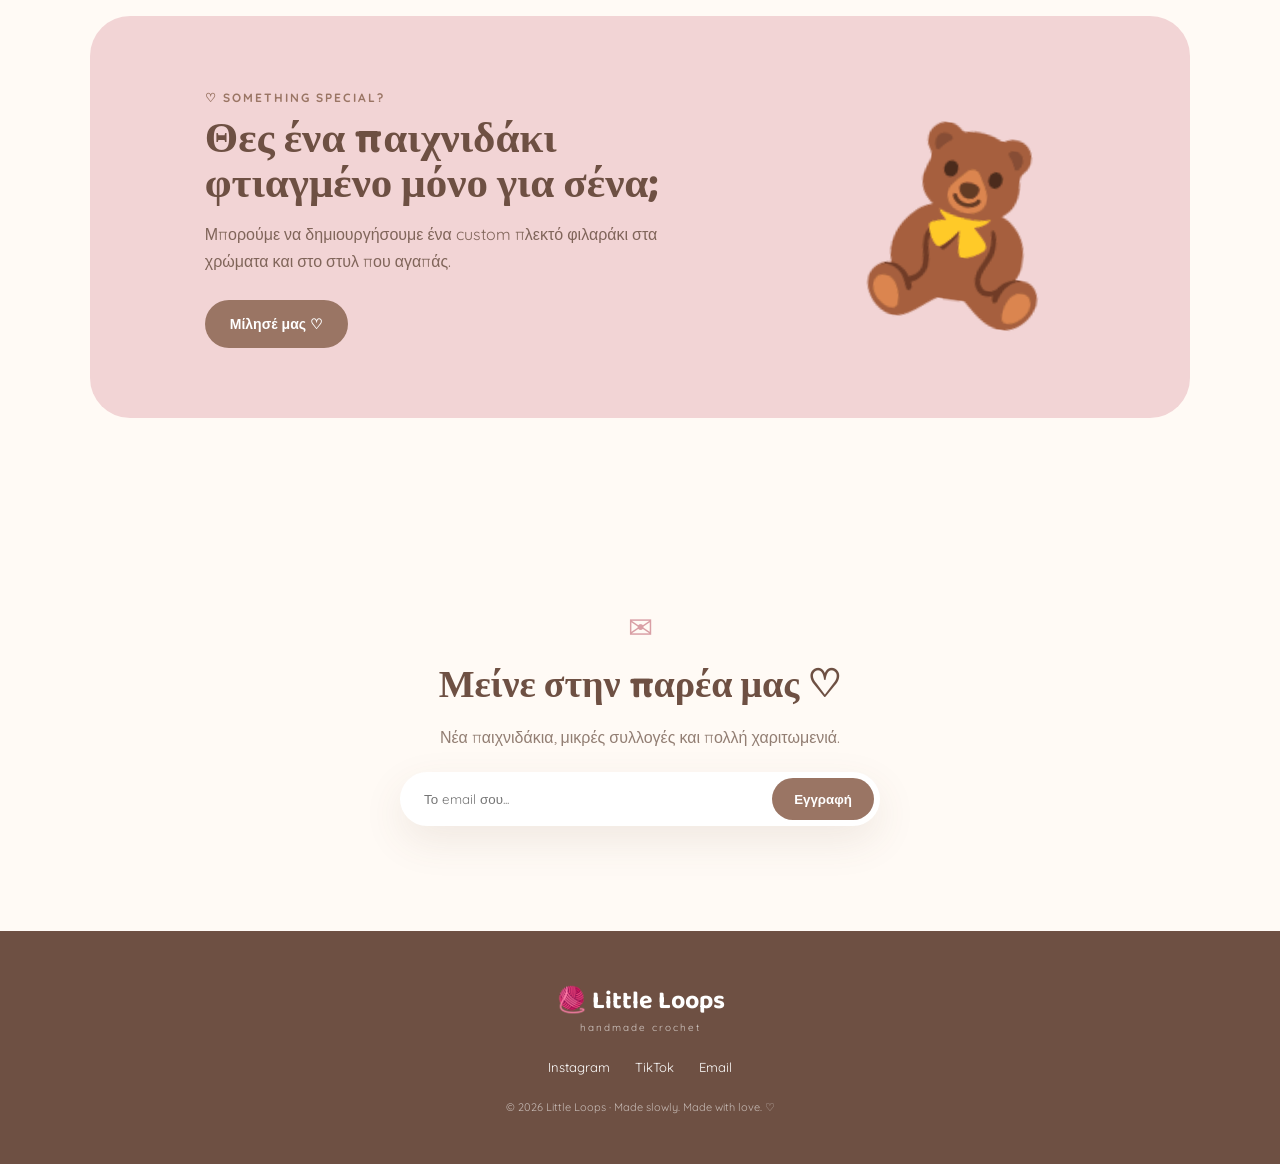
<file: little-loops/collection.html>
<!DOCTYPE html>
<html lang="el">
<head>
    <meta charset="UTF-8">
    <meta name="viewport" content="width=device-width, initial-scale=1.0">

    <title>Όλη η συλλογή | Little Loops</title>

    <link rel="preconnect" href="https://fonts.googleapis.com">
    <link rel="preconnect" href="https://fonts.gstatic.com" crossorigin>

    <link href="https://fonts.googleapis.com/css2?family=Baloo+2:wght@400;500;600;700&family=Quicksand:wght@400;500;600;700&display=swap" rel="stylesheet">

    <link rel="stylesheet" href="doll.css">
</head>

<body class="collection-page">

 <!-- HEADER -->
    <header class="header">

        <a href="#" class="logo">
            <span class="logo-icon">🧶</span>
            <span>
                Little Loops
                <small>handmade crochet</small>
            </span>
        </a>

        <nav class="nav">
            <a href="doll.html">Αρχική</a>
            <a href="#shop">Παιχνιδάκια</a>
            <a href="#about">Η ιστορία μας</a>
            <a href="#contact">Επικοινωνία</a>
        </nav>

        <button class="cart-button" onclick="openCart()">
            🛒
            <span id="cartCount">0</span>
        </button>

        <button class="menu-button" onclick="toggleMenu()">☰</button>

    </header>

    <!-- SHOP -->
    <section class="shop" id="shop">

        <div class="section-heading">

            <span>✿ όλη η συλλογή ✿</span>

            <h2>Όλοι οι μικροί μας φίλοι <span class="collection-yarn">🧶</span></h2>

            <p>
                17 χειροποίητα φιλαράκια. Διάλεξε κατηγορία ή δες τα όλα μαζί.
            </p>

        </div>

        <div class="collection-filters" role="radiogroup" aria-label="Κατηγορίες">
            <label class="filter-chip">
                <input type="radio" name="filter" id="f-all" checked>
                Όλα <span>17</span>
            </label>
            <label class="filter-chip">
                <input type="radio" name="filter" id="f-dolls">
                Κουκλίτσες <span>4</span>
            </label>
            <label class="filter-chip">
                <input type="radio" name="filter" id="f-rattles">
                Κουδουνίστρες <span>8</span>
            </label>
            <label class="filter-chip">
                <input type="radio" name="filter" id="f-toys">
                Παιχνιδάκια <span>2</span>
            </label>
            <label class="filter-chip">
                <input type="radio" name="filter" id="f-christmas">
                Χριστούγεννα <span>5</span>
            </label>
        </div>

<div class="collection-grid">

    <article class="all-card cat-rattles" data-cat="rattles" style="--i:0">

        <div class="all-card-photo" data-emoji="🦒">
            <img src="rattles_giraffe.jpg" alt="Little giraffe" loading="lazy" onerror="this.style.display='none'">
            <a href="rettles.html" class="all-card-cat">Κουδουνίστρες ›</a>
            <button class="heart-buttons" onclick="toggleHeart(this)">♡</button>
        </div>

        <div class="all-card-info">
            <h3>Little giraffe</h3>
            <p>Γλυκοί ήχοι από ψηλά για τις πιο χαρούμενες ανακαλύψεις.</p>
            <div class="all-card-bottom">
                <strong>25€</strong>
                <button class="all-card-add" onclick="addToCart('Little giraffe', 25)">
                    + Προσθήκη
                </button>
            </div>
        </div>

    </article>

    <article class="all-card cat-dolls" data-cat="dolls" style="--i:1">

        <div class="all-card-photo" data-emoji="🪆">
            <img src="dolls2.jpg" alt="Little dolls" loading="lazy" onerror="this.style.display='none'">
            <a href="littledoll.html" class="all-card-cat">Κουκλίτσες ›</a>
            <button class="heart-buttons" onclick="toggleHeart(this)">♡</button>
        </div>

        <div class="all-card-info">
            <h3>Little dolls</h3>
            <p>Τρεις αχώριστες φιλενάδες με σγουρά μαλλάκια και φιογκάκια.</p>
            <div class="all-card-bottom">
                <strong>25€</strong>
                <button class="all-card-add" onclick="addToCart('Little dolls', 25)">
                    + Προσθήκη
                </button>
            </div>
        </div>

    </article>

    <article class="all-card cat-rattles" data-cat="rattles" style="--i:2">

        <div class="all-card-photo" data-emoji="🐻">
            <img src="rettles_bear.jpg" alt="Little bear" loading="lazy" onerror="this.style.display='none'">
            <a href="rettles.html" class="all-card-cat">Κουδουνίστρες ›</a>
            <button class="heart-buttons" onclick="toggleHeart(this)">♡</button>
        </div>

        <div class="all-card-info">
            <h3>Little bear</h3>
            <p>Ο πιο τρυφερός ήχος για την πρώτη του παρέα.</p>
            <div class="all-card-bottom">
                <strong>25€</strong>
                <button class="all-card-add" onclick="addToCart('Little bear', 25)">
                    + Προσθήκη
                </button>
            </div>
        </div>

    </article>

    <article class="all-card cat-christmas" data-cat="christmas" style="--i:3">

        <div class="all-card-photo" data-emoji="🧸">
            <img src="toy_christmas_bear.jpg" alt="Little winter bear" loading="lazy" onerror="this.style.display='none'">
            <a href="christmas.html" class="all-card-cat">Χριστούγεννα ›</a>
            <button class="heart-buttons" onclick="toggleHeart(this)">♡</button>
        </div>

        <div class="all-card-info">
            <h3>Little winter bear</h3>
            <p>Ζεστό αρκουδάκι με σκουφάκι που βγαίνει και πλεκτό κασκόλ.</p>
            <div class="all-card-bottom">
                <strong>25€</strong>
                <button class="all-card-add" onclick="addToCart('Little winter bear', 25)">
                    + Προσθήκη
                </button>
            </div>
        </div>

    </article>

    <article class="all-card cat-toys" data-cat="toys" style="--i:4">

        <div class="all-card-photo" data-emoji="🐰">
            <img src="toy_hare.jpg" alt="Little hare" loading="lazy" onerror="this.style.display='none'">
            <a href="toy.html" class="all-card-cat">Παιχνιδάκια ›</a>
            <button class="heart-buttons" onclick="toggleHeart(this)">♡</button>
        </div>

        <div class="all-card-info">
            <h3>Little hare</h3>
            <p>Γλυκοί ήχοι από ψηλά για τις πιο χαρούμενες ανακαλύψεις.</p>
            <div class="all-card-bottom">
                <strong>25€</strong>
                <button class="all-card-add" onclick="addToCart('Little hare', 25)">
                    + Προσθήκη
                </button>
            </div>
        </div>

    </article>

    <article class="all-card cat-rattles" data-cat="rattles" style="--i:5">

        <div class="all-card-photo" data-emoji="🐶">
            <img src="rettles_dog.jpg" alt="Little dog" loading="lazy" onerror="this.style.display='none'">
            <a href="rettles.html" class="all-card-cat">Κουδουνίστρες ›</a>
            <button class="heart-buttons" onclick="toggleHeart(this)">♡</button>
        </div>

        <div class="all-card-info">
            <h3>Little dog</h3>
            <p>Ο πιο πιστός φίλος στις πρώτες του περιπέτειες.</p>
            <div class="all-card-bottom">
                <strong>25€</strong>
                <button class="all-card-add" onclick="addToCart('Little dog', 25)">
                    + Προσθήκη
                </button>
            </div>
        </div>

    </article>

    <article class="all-card cat-rattles" data-cat="rattles christmas" style="--i:0">

        <div class="all-card-photo" data-emoji="🦌">
            <img src="rettles_reindeer.jpg" alt="Little reindeer rattle" loading="lazy" onerror="this.style.display='none'">
            <a href="rettles.html" class="all-card-cat">Κουδουνίστρες ›</a>
            <button class="heart-buttons" onclick="toggleHeart(this)">♡</button>
        </div>

        <div class="all-card-info">
            <h3>Little reindeer rattle</h3>
            <p>Ένας μικρός γιορτινός φίλος που σκορπίζει χαμόγελα.</p>
            <div class="all-card-bottom">
                <strong>25€</strong>
                <button class="all-card-add" onclick="addToCart('Little reindeer rattle', 25)">
                    + Προσθήκη
                </button>
            </div>
        </div>

    </article>

    <article class="all-card cat-dolls" data-cat="dolls" style="--i:1">

        <div class="all-card-photo" data-emoji="👑">
            <img src="doll_princess.jpg" alt="Little doll princess" loading="lazy" onerror="this.style.display='none'">
            <a href="littledoll.html" class="all-card-cat">Κουκλίτσες ›</a>
            <button class="heart-buttons" onclick="toggleHeart(this)">♡</button>
        </div>

        <div class="all-card-info">
            <h3>Little doll princess</h3>
            <p>Πριγκίπισσα με μπουκλάκια, τούλινο φόρεμα και τιάρα από περλίτσες.</p>
            <div class="all-card-bottom">
                <strong>25€</strong>
                <button class="all-card-add" onclick="addToCart('Little doll princess', 25)">
                    + Προσθήκη
                </button>
            </div>
        </div>

    </article>

    <article class="all-card cat-toys" data-cat="toys" style="--i:2">

        <div class="all-card-photo" data-emoji="🐥">
            <img src="toy_duckling.jpg" alt="Little duckling" loading="lazy" onerror="this.style.display='none'">
            <a href="toy.html" class="all-card-cat">Παιχνιδάκια ›</a>
            <button class="heart-buttons" onclick="toggleHeart(this)">♡</button>
        </div>

        <div class="all-card-info">
            <h3>Little duckling</h3>
            <p>Ο πιο τρυφερός ήχος για την πρώτη του παρέα.</p>
            <div class="all-card-bottom">
                <strong>25€</strong>
                <button class="all-card-add" onclick="addToCart('Little duckling', 25)">
                    + Προσθήκη
                </button>
            </div>
        </div>

    </article>

    <article class="all-card cat-christmas" data-cat="christmas" style="--i:3">

        <div class="all-card-photo" data-emoji="🐻‍❄️">
            <img src="toy_christmas_polar_bear.jpg" alt="Little polar bear" loading="lazy" onerror="this.style.display='none'">
            <a href="christmas.html" class="all-card-cat">Χριστούγεννα ›</a>
            <button class="heart-buttons" onclick="toggleHeart(this)">♡</button>
        </div>

        <div class="all-card-info">
            <h3>Little polar bear</h3>
            <p>Μικρό πολικό αρκουδάκι με φουντωτό σκουφάκι.</p>
            <div class="all-card-bottom">
                <strong>25€</strong>
                <button class="all-card-add" onclick="addToCart('Little polar bear', 25)">
                    + Προσθήκη
                </button>
            </div>
        </div>

    </article>

    <article class="all-card cat-rattles" data-cat="rattles" style="--i:4">

        <div class="all-card-photo" data-emoji="🐘">
            <img src="rettles_elephant.jpg" alt="Little elephant" loading="lazy" onerror="this.style.display='none'">
            <a href="rettles.html" class="all-card-cat">Κουδουνίστρες ›</a>
            <button class="heart-buttons" onclick="toggleHeart(this)">♡</button>
        </div>

        <div class="all-card-info">
            <h3>Little elephant</h3>
            <p>Μικρό μέγεθος, τεράστια αγκαλιά!</p>
            <div class="all-card-bottom">
                <strong>25€</strong>
                <button class="all-card-add" onclick="addToCart('Little elephant', 25)">
                    + Προσθήκη
                </button>
            </div>
        </div>

    </article>

    <article class="all-card cat-dolls" data-cat="dolls christmas" style="--i:5">

        <div class="all-card-photo" data-emoji="🌹">
            <img src="doll_red_dress.jpg" alt="Little doll red dress" loading="lazy" onerror="this.style.display='none'">
            <a href="littledoll.html" class="all-card-cat">Κουκλίτσες ›</a>
            <button class="heart-buttons" onclick="toggleHeart(this)">♡</button>
        </div>

        <div class="all-card-info">
            <h3>Little doll red dress</h3>
            <p>Κόκκινο φόρεμα, λευκό γιακαδάκι και πλεκτά τριαντάφυλλα.</p>
            <div class="all-card-bottom">
                <strong>25€</strong>
                <button class="all-card-add" onclick="addToCart('Little doll red dress', 25)">
                    + Προσθήκη
                </button>
            </div>
        </div>

    </article>

    <article class="all-card cat-rattles" data-cat="rattles" style="--i:0">

        <div class="all-card-photo" data-emoji="🦉">
            <img src="rettles_owl.jpg" alt="Little owl" loading="lazy" onerror="this.style.display='none'">
            <a href="rettles.html" class="all-card-cat">Κουδουνίστρες ›</a>
            <button class="heart-buttons" onclick="toggleHeart(this)">♡</button>
        </div>

        <div class="all-card-info">
            <h3>Little owl</h3>
            <p>Ένας σοφός φίλος για ήσυχες, ονειρεμένες νύχτες.</p>
            <div class="all-card-bottom">
                <strong>25€</strong>
                <button class="all-card-add" onclick="addToCart('Little owl', 25)">
                    + Προσθήκη
                </button>
            </div>
        </div>

    </article>

    <article class="all-card cat-christmas" data-cat="christmas" style="--i:1">

        <div class="all-card-photo" data-emoji="🦌">
            <img src="toy_christmas_reindeer.jpg" alt="Little reindeer" loading="lazy" onerror="this.style.display='none'">
            <a href="christmas.html" class="all-card-cat">Χριστούγεννα ›</a>
            <button class="heart-buttons" onclick="toggleHeart(this)">♡</button>
        </div>

        <div class="all-card-info">
            <h3>Little reindeer</h3>
            <p>Χαρούμενος τάρανδος με κόκκινη μυτούλα και κασκόλ.</p>
            <div class="all-card-bottom">
                <strong>25€</strong>
                <button class="all-card-add" onclick="addToCart('Little reindeer', 25)">
                    + Προσθήκη
                </button>
            </div>
        </div>

    </article>

    <article class="all-card cat-rattles" data-cat="rattles" style="--i:2">

        <div class="all-card-photo" data-emoji="🐰">
            <img src="rettles_hare.jpg" alt="Little hare rattle" loading="lazy" onerror="this.style.display='none'">
            <a href="rettles.html" class="all-card-cat">Κουδουνίστρες ›</a>
            <button class="heart-buttons" onclick="toggleHeart(this)">♡</button>
        </div>

        <div class="all-card-info">
            <h3>Little hare rattle</h3>
            <p>Ήρεμοι, απαλοί ήχοι σαν μικρή νιφάδα αγάπης.</p>
            <div class="all-card-bottom">
                <strong>25€</strong>
                <button class="all-card-add" onclick="addToCart('Little hare rattle', 25)">
                    + Προσθήκη
                </button>
            </div>
        </div>

    </article>

    <article class="all-card cat-dolls" data-cat="dolls" style="--i:3">

        <div class="all-card-photo" data-emoji="🎀">
            <img src="doll.jpg" alt="Little doll with buns" loading="lazy" onerror="this.style.display='none'">
            <a href="littledoll.html" class="all-card-cat">Κουκλίτσες ›</a>
            <button class="heart-buttons" onclick="toggleHeart(this)">♡</button>
        </div>

        <div class="all-card-info">
            <h3>Little doll with buns</h3>
            <p>Η πιο cool κουκλίτσα, με κοτσάκια και μεγάλο φιόγκο.</p>
            <div class="all-card-bottom">
                <strong>25€</strong>
                <button class="all-card-add" onclick="addToCart('Little doll with buns', 25)">
                    + Προσθήκη
                </button>
            </div>
        </div>

    </article>

    <article class="all-card cat-rattles" data-cat="rattles" style="--i:4">

        <div class="all-card-photo" data-emoji="🐰">
            <img src="rettles_pink_hare.jpg" alt="Little pink hare" loading="lazy" onerror="this.style.display='none'">
            <a href="rettles.html" class="all-card-cat">Κουδουνίστρες ›</a>
            <button class="heart-buttons" onclick="toggleHeart(this)">♡</button>
        </div>

        <div class="all-card-info">
            <h3>Little pink hare</h3>
            <p>Για τις πιο παραμυθένιες στιγμές παιχνιδιού.</p>
            <div class="all-card-bottom">
                <strong>25€</strong>
                <button class="all-card-add" onclick="addToCart('Little pink hare', 25)">
                    + Προσθήκη
                </button>
            </div>
        </div>

    </article>

</div>

    </section>


    <!-- ABOUT -->
    <section class="about" id="about">

        <div class="about-image">

            <div class="about-circle">
                🧶
            </div>

            <span class="about-doodle one">✿</span>
            <span class="about-doodle two">♡</span>

        </div>


        <div class="about-content">

            <span class="section-label">
                ✿ a little story
            </span>

            <h2>
                Φτιαγμένα αργά,
                <span>με αγάπη.</span>
            </h2>

            <p>
                Κάθε Little Loops παιχνιδάκι ξεκινάει με ένα κουβάρι
                νήμα, ένα βελονάκι και μια μικρή ιδέα.
            </p>

            <p>
                Δεν φτιάχνουμε απλώς παιχνίδια.
                Φτιάχνουμε μικρούς φίλους που μπορούν να κρατήσουν
                μια ξεχωριστή θέση στην καρδιά σου.
            </p>

            <div class="signature">
                with love ♡
                <br>
                <strong>Little Loops</strong>
            </div>

        </div>

    </section>


    <!-- CUSTOM -->
    <section class="custom">

        <div>

            <span>♡ something special?</span>

            <h2>
                Θες ένα παιχνιδάκι
                <br>
                φτιαγμένο μόνο για σένα;
            </h2>

            <p>
                Μπορούμε να δημιουργήσουμε ένα custom
                πλεκτό φιλαράκι στα χρώματα και στο στυλ που αγαπάς.
            </p>

            <a href="#contact" class="primary-button">
                Μίλησέ μας ♡
            </a>

        </div>

        <div class="custom-decoration">
            🧸
        </div>

    </section>


    <!-- NEWSLETTER -->
    <section class="newsletter">

        <div class="newsletter-icon">
            ✉
        </div>

        <h2>Μείνε στην παρέα μας ♡</h2>

        <p>
            Νέα παιχνιδάκια, μικρές συλλογές και πολλή χαριτωμενιά.
        </p>

        <form onsubmit="subscribe(event)">

            <input
                type="email"
                id="email"
                placeholder="Το email σου..."
                required
            >

            <button type="submit">
                Εγγραφή
            </button>

        </form>

        <small id="subscribeMessage"></small>

    </section>


    <!-- FOOTER -->
    <footer id="contact">

        <div class="footer-logo">
            🧶 <strong>Little Loops</strong>
            <span>handmade crochet</span>
        </div>

        <div class="socials">
            <a href="#">Instagram</a>
            <a href="#">TikTok</a>
            <a href="#">Email</a>
        </div>

        <p>
            © 2026 Little Loops · Made slowly. Made with love. ♡
        </p>

    </footer>


    <!-- CART -->
    <div class="cart-overlay" id="cartOverlay" onclick="closeCart(event)">

        <div class="cart" onclick="event.stopPropagation()">

            <button class="close-cart" onclick="closeCart()">
                ×
            </button>

            <h2>
                Το καλαθάκι σου 🧺
            </h2>

            <div id="cartItems"></div>

            <div class="cart-total">

                <span>Σύνολο</span>

                <strong id="cartTotal">
                    0€
                </strong>

            </div>

            <button class="checkout-button" onclick="checkout()">
                Ολοκλήρωση παραγγελίας
            </button>

        </div>

    </div>


    <!-- TOAST -->
    <div class="toast" id="toast">
        Προστέθηκε στο καλαθάκι ♡
    </div>


    <script src="doll.js"></script>

</body>
</html>
</file>
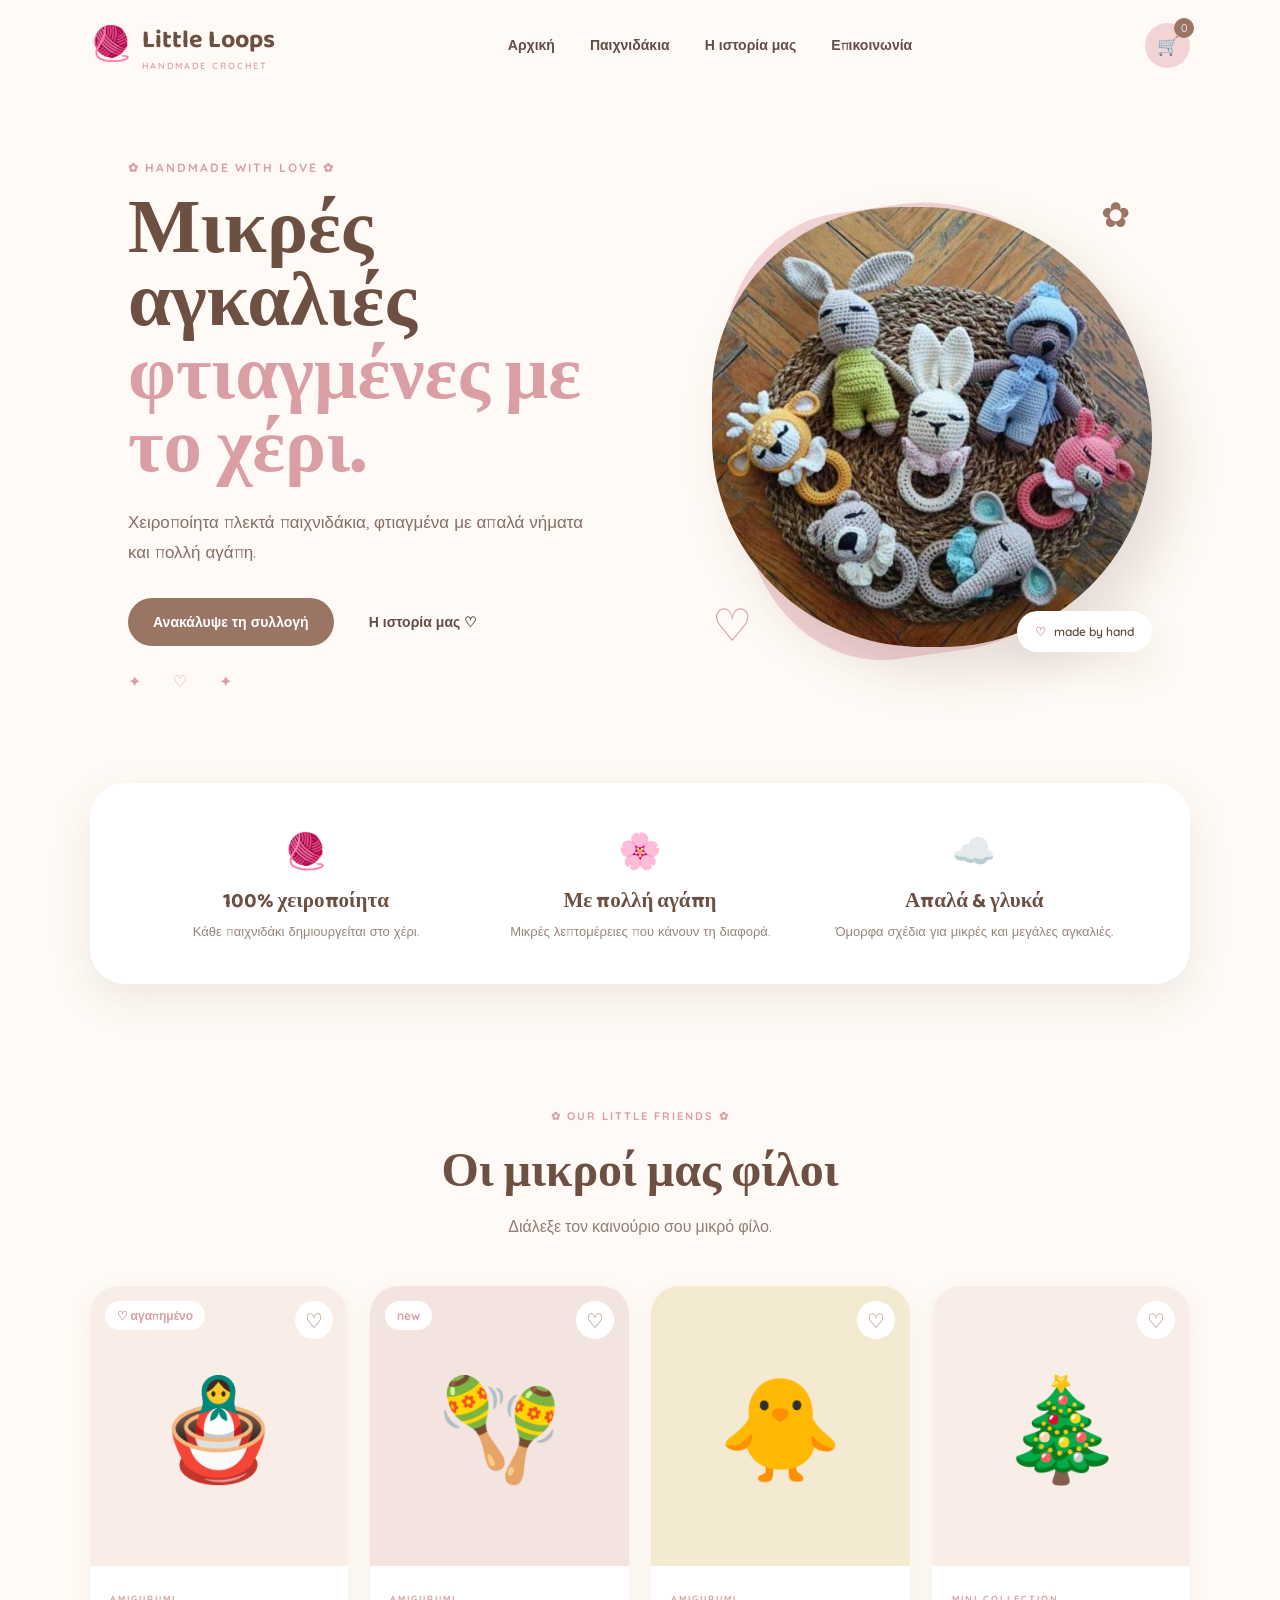
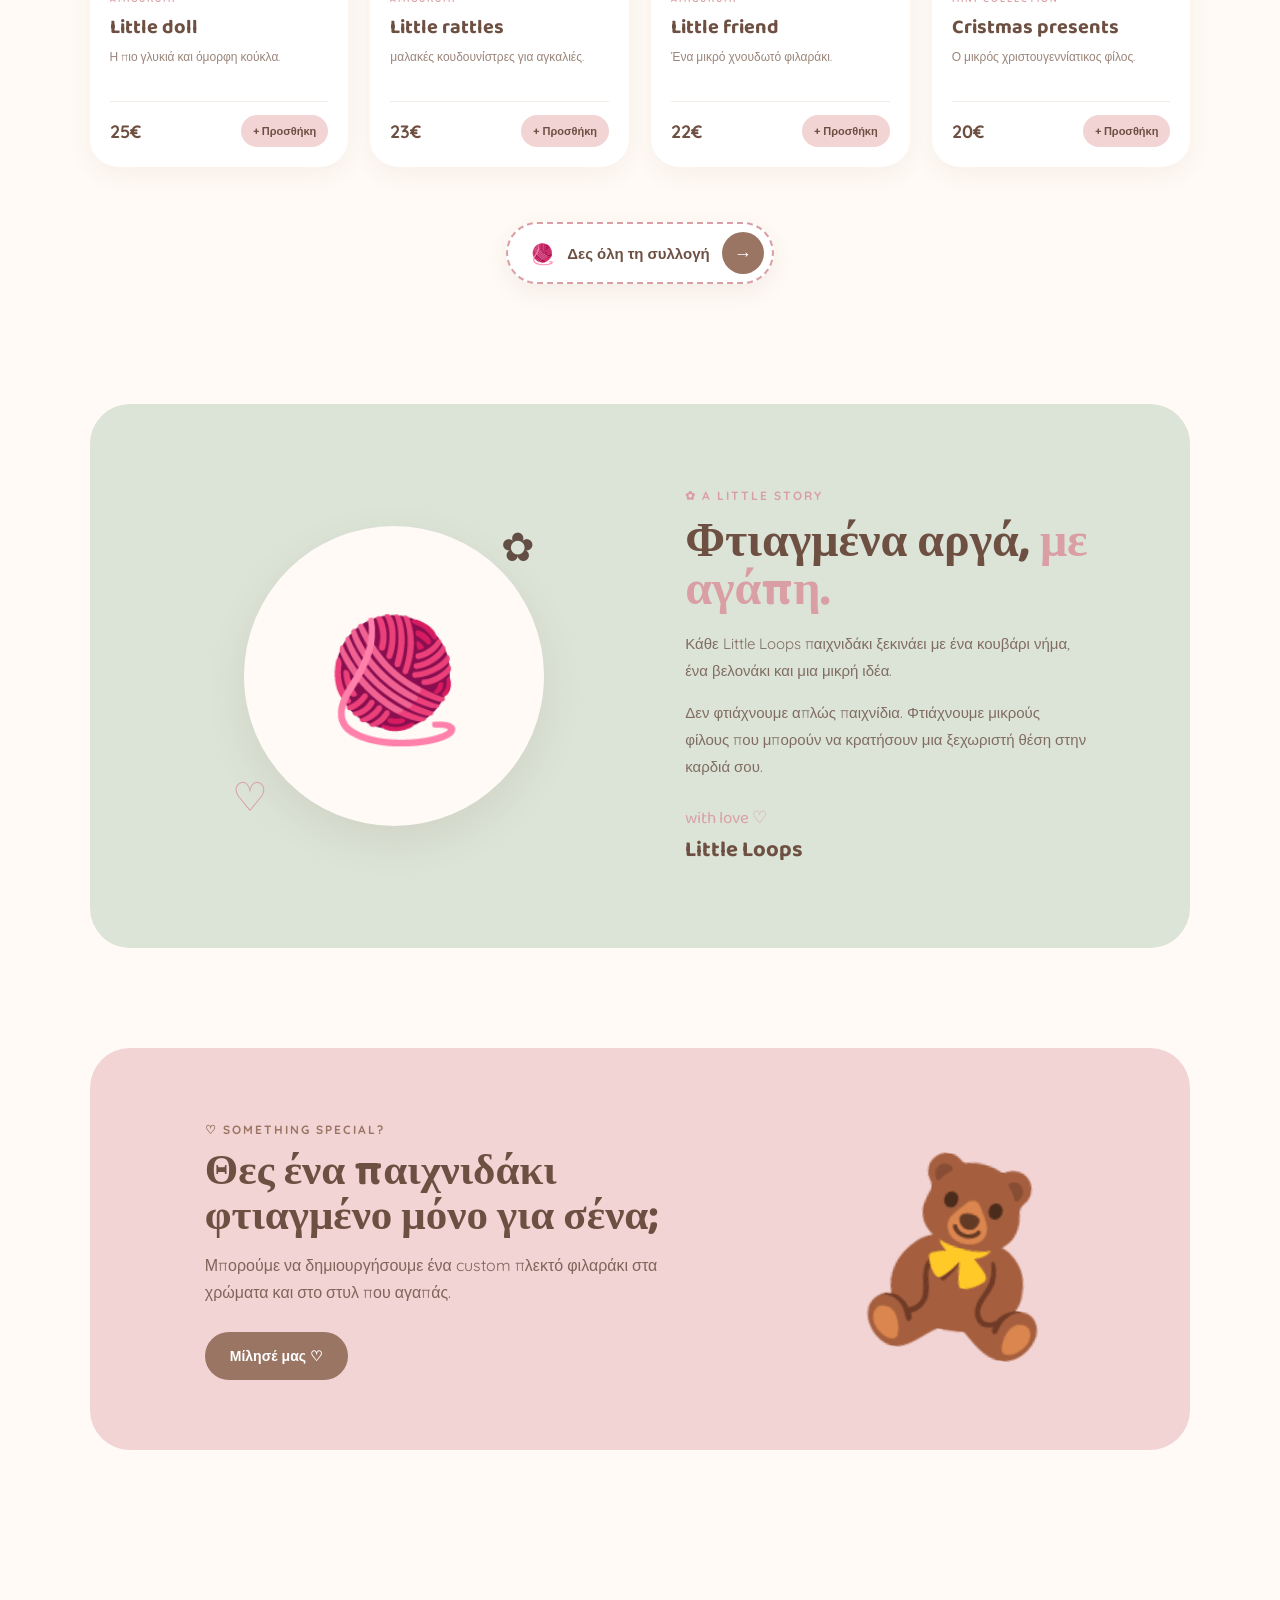
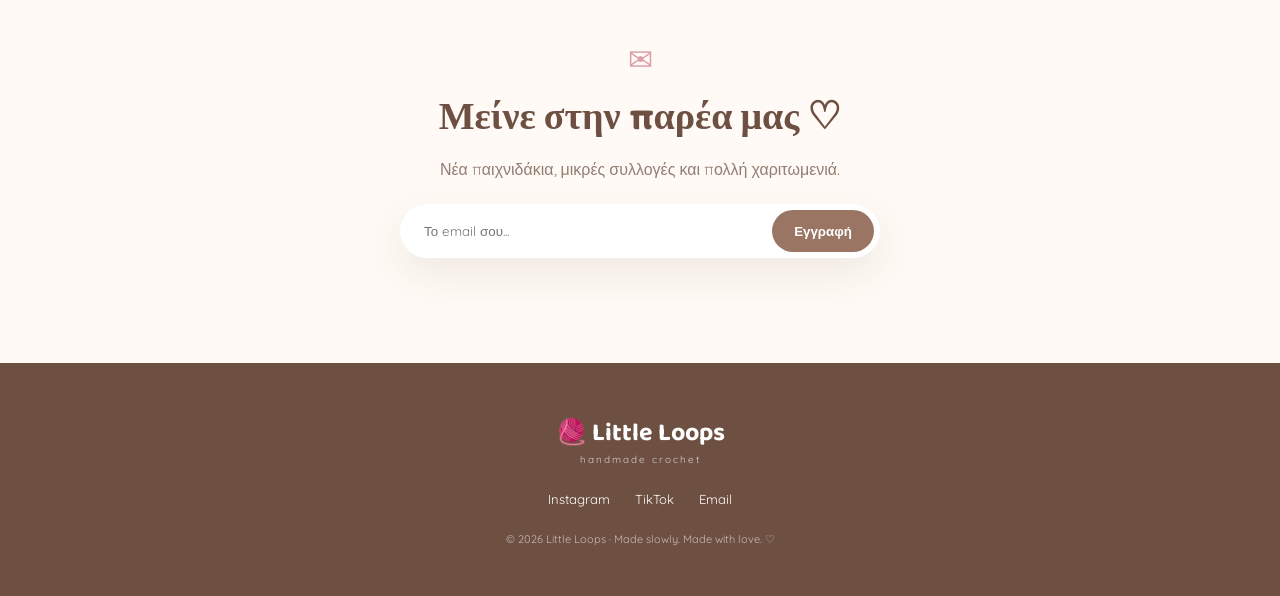
<file: little-loops/doll.html>
<!DOCTYPE html>
<html lang="el">
<head>
    <meta charset="UTF-8">
    <meta name="viewport" content="width=device-width, initial-scale=1.0">

    <title>Little Loops | Handmade Crochet</title>

    <link rel="preconnect" href="https://fonts.googleapis.com">
    <link rel="preconnect" href="https://fonts.gstatic.com" crossorigin>

    <link href="https://fonts.googleapis.com/css2?family=Baloo+2:wght@400;500;600;700&family=Quicksand:wght@400;500;600;700&display=swap" rel="stylesheet">

    <link rel="stylesheet" href="doll.css">
</head>

<body>

    <!-- HEADER -->
    <header class="header">

        <a href="#" class="logo">
            <span class="logo-icon">🧶</span>
            <span>
                Little Loops
                <small>handmade crochet</small>
            </span>
        </a>

        <nav class="nav">
            <a href="#home">Αρχική</a>
            <a href="#shop">Παιχνιδάκια</a>
            <a href="#about">Η ιστορία μας</a>
            <a href="#contact">Επικοινωνία</a>
        </nav>

        <button class="cart-button" onclick="openCart()">
            🛒
            <span id="cartCount">0</span>
        </button>

        <button class="menu-button" onclick="toggleMenu()">☰</button>

    </header>


    <!-- HERO -->
    <section class="hero" id="home">

        <div class="hero-content">

            <div class="small-title">
                ✿ handmade with love ✿
            </div>

            <h1>
                Μικρές αγκαλιές
                <span>φτιαγμένες με το χέρι.</span>
            </h1>

            <p>
                Χειροποίητα πλεκτά παιχνιδάκια,
                φτιαγμένα με απαλά νήματα και πολλή αγάπη.
            </p>

            <div class="hero-buttons">
                <a href="#shop" class="primary-button">
                    Ανακάλυψε τη συλλογή
                </a>

                <a href="#about" class="secondary-button">
                    Η ιστορία μας ♡
                </a>
            </div>

            <div class="hero-decoration">
                ✦　♡　✦
            </div>

        </div>


        <div class="hero-image">

            <div class="blob"></div>

            <div class="flower flower-one">✿</div>
            <div class="flower flower-two">♡</div>

            <img src="./rattles.jpg" alt="Χειροποίητο πλεκτό αρκουδάκι">
            <div class="image-note">
                <span>♡</span>
                made by hand
            </div>

        </div>

    </section>


    <!-- FEATURES -->
    <section class="features">

        <div class="feature">
            <div class="feature-icon">🧶</div>
            <h3>100% χειροποίητα</h3>
            <p>Κάθε παιχνιδάκι δημιουργείται στο χέρι.</p>
        </div>

        <div class="feature">
            <div class="feature-icon">🌸</div>
            <h3>Με πολλή αγάπη</h3>
            <p>Μικρές λεπτομέρειες που κάνουν τη διαφορά.</p>
        </div>

        <div class="feature">
            <div class="feature-icon">☁️</div>
            <h3>Απαλά & γλυκά</h3>
            <p>Όμορφα σχέδια για μικρές και μεγάλες αγκαλιές.</p>
        </div>

    </section>


    <!-- SHOP -->
    <section class="shop" id="shop">

        <div class="section-heading">

            <span>✿ our little friends ✿</span>

            <h2>Οι μικροί μας φίλοι</h2>

            <p>
                Διάλεξε τον καινούριο σου μικρό φίλο.
            </p>

        </div>


        <div class="products">

            <!-- PRODUCT 1 -->
            <a href="littledoll.html" class="product-link">

    <article class="product-card">

        <div class="product-image">

            <span class="badge">
                ♡ αγαπημένο
            </span>

            <div class="placeholder">
                🪆
            </div>

            <button
                class="heart-button"
                onclick="event.preventDefault(); event.stopPropagation(); toggleHeart(this)">
                ♡
            </button>

        </div>

        <div class="product-info">

            <span class="product-category">
                AMIGURUMI
            </span>

            <h3>
                Little doll
            </h3>

            <p>
                Η πιο γλυκιά και όμορφη κούκλα.
            </p>

            <div class="product-bottom">

                <strong>
                    25€
                </strong>

                <button
                    class="add-button"
                    onclick="event.preventDefault(); event.stopPropagation(); addToCart('Little doll', 25)">
                    + Προσθήκη
                </button>

            </div>

        </div>

    </article>

</a>


           <!-- PRODUCT 2 -->
<a href="rettles.html" class="product-link">

    <article class="product-card">

        <div class="product-image bunny">
            <span class="badge">new</span>

            <div class="placeholder">
                🪇
            </div>

            <button class="heart-button" onclick="event.preventDefault(); event.stopPropagation(); toggleHeart(this)">
                ♡
            </button>

        </div>

        <div class="product-info">

            <span class="product-category">AMIGURUMI</span>

            <h3>Little rattles</h3>

            <p>
                μαλακές κουδουνίστρες για αγκαλιές.
            </p>

            <div class="product-bottom">

                <strong>23€</strong>

                <button
                    class="add-button"
                    onclick="event.preventDefault(); event.stopPropagation(); addToCart('Little rattles', 23)">
                    + Προσθήκη
                </button>

            </div>

        </div>

    </article>

</a>

             <!-- PRODUCT 3 -->
<a href="toy.html" class="product-link">

            <article class="product-card">

                <div class="product-image duck">

                    <div class="placeholder">
                        🐥
                    </div>

              <button class="heart-button" onclick="event.preventDefault(); event.stopPropagation();     toggleHeart(this)">
                        ♡
                    </button>

                </div>

                <div class="product-info">

                    <span class="product-category">AMIGURUMI</span>

                    <h3>Little friend</h3>

                    <p>
                        Ένα μικρό χνουδωτό φιλαράκι.
                    </p>

                    <div class="product-bottom">

                        <strong>22€</strong>

                        <button
                    class="add-button"
                    onclick="event.preventDefault(); event.stopPropagation(); addToCart('Little friend', 22)">
                    + Προσθήκη
                </button>


                    </div>

                </div>

            </article>
        </a>        

            <!-- PRODUCT 4 -->
            <!-- PRODUCT 4 -->
<a href="christmas.html" class="product-link">
            <article class="product-card">

                <div class="product-image">

                    <div class="placeholder">
                       🎄
                    </div>

                    <button class="heart-button" onclick="event.preventDefault(); event.stopPropagation();     toggleHeart(this)">
                        ♡
                    </button>

                </div>

                <div class="product-info">

                    <span class="product-category">MINI COLLECTION</span>

                    <h3>Cristmas presents</h3>

                    <p>
                        Ο μικρός χριστουγεννίατικος φίλος.
                    </p>

                    <div class="product-bottom">

                        <strong>20€</strong>

                       <button
                    class="add-button"
                    onclick="event.preventDefault(); event.stopPropagation(); addToCart('Christmas presents', 20)">
                    + Προσθήκη
                </button>


                    </div>

                </div>

            </article>
        </a>        

        </div>

        <a href="collection.html" class="view-all">
            <span class="view-all-yarn">🧶</span>
            Δες όλη τη συλλογή
            <span class="view-all-arrow">→</span>
        </a>

    </section>


    <!-- ABOUT -->
    <section class="about" id="about">

        <div class="about-image">

            <div class="about-circle">
                🧶
            </div>

            <span class="about-doodle one">✿</span>
            <span class="about-doodle two">♡</span>

        </div>


        <div class="about-content">

            <span class="section-label">
                ✿ a little story
            </span>

            <h2>
                Φτιαγμένα αργά,
                <span>με αγάπη.</span>
            </h2>

            <p>
                Κάθε Little Loops παιχνιδάκι ξεκινάει με ένα κουβάρι
                νήμα, ένα βελονάκι και μια μικρή ιδέα.
            </p>

            <p>
                Δεν φτιάχνουμε απλώς παιχνίδια.
                Φτιάχνουμε μικρούς φίλους που μπορούν να κρατήσουν
                μια ξεχωριστή θέση στην καρδιά σου.
            </p>

            <div class="signature">
                with love ♡
                <br>
                <strong>Little Loops</strong>
            </div>

        </div>

    </section>


    <!-- CUSTOM -->
    <section class="custom">

        <div>

            <span>♡ something special?</span>

            <h2>
                Θες ένα παιχνιδάκι
                <br>
                φτιαγμένο μόνο για σένα;
            </h2>

            <p>
                Μπορούμε να δημιουργήσουμε ένα custom
                πλεκτό φιλαράκι στα χρώματα και στο στυλ που αγαπάς.
            </p>

            <a href="#contact" class="primary-button">
                Μίλησέ μας ♡
            </a>

        </div>

        <div class="custom-decoration">
            🧸
        </div>

    </section>


    <!-- NEWSLETTER -->
    <section class="newsletter">

        <div class="newsletter-icon">
            ✉
        </div>

        <h2>Μείνε στην παρέα μας ♡</h2>

        <p>
            Νέα παιχνιδάκια, μικρές συλλογές και πολλή χαριτωμενιά.
        </p>

        <form onsubmit="subscribe(event)">

            <input
                type="email"
                id="email"
                placeholder="Το email σου..."
                required
            >

            <button type="submit">
                Εγγραφή
            </button>

        </form>

        <small id="subscribeMessage"></small>

    </section>


    <!-- FOOTER -->
    <footer id="contact">

        <div class="footer-logo">
            🧶 <strong>Little Loops</strong>
            <span>handmade crochet</span>
        </div>

        <div class="socials">
            <a href="#">Instagram</a>
            <a href="#">TikTok</a>
            <a href="#">Email</a>
        </div>

        <p>
            © 2026 Little Loops · Made slowly. Made with love. ♡
        </p>

    </footer>


    <!-- CART -->
    <div class="cart-overlay" id="cartOverlay" onclick="closeCart(event)">

        <div class="cart" onclick="event.stopPropagation()">

            <button class="close-cart" onclick="closeCart()">
                ×
            </button>

            <h2>
                Το καλαθάκι σου 🧺
            </h2>

            <div id="cartItems"></div>

            <div class="cart-total">

                <span>Σύνολο</span>

                <strong id="cartTotal">
                    0€
                </strong>

            </div>

            <button class="checkout-button" onclick="checkout()">
                Ολοκλήρωση παραγγελίας
            </button>

        </div>

    </div>


    <!-- TOAST -->
    <div class="toast" id="toast">
        Προστέθηκε στο καλαθάκι ♡
    </div>


    <script src="doll.js"></script>

</body>
</html>
</file>
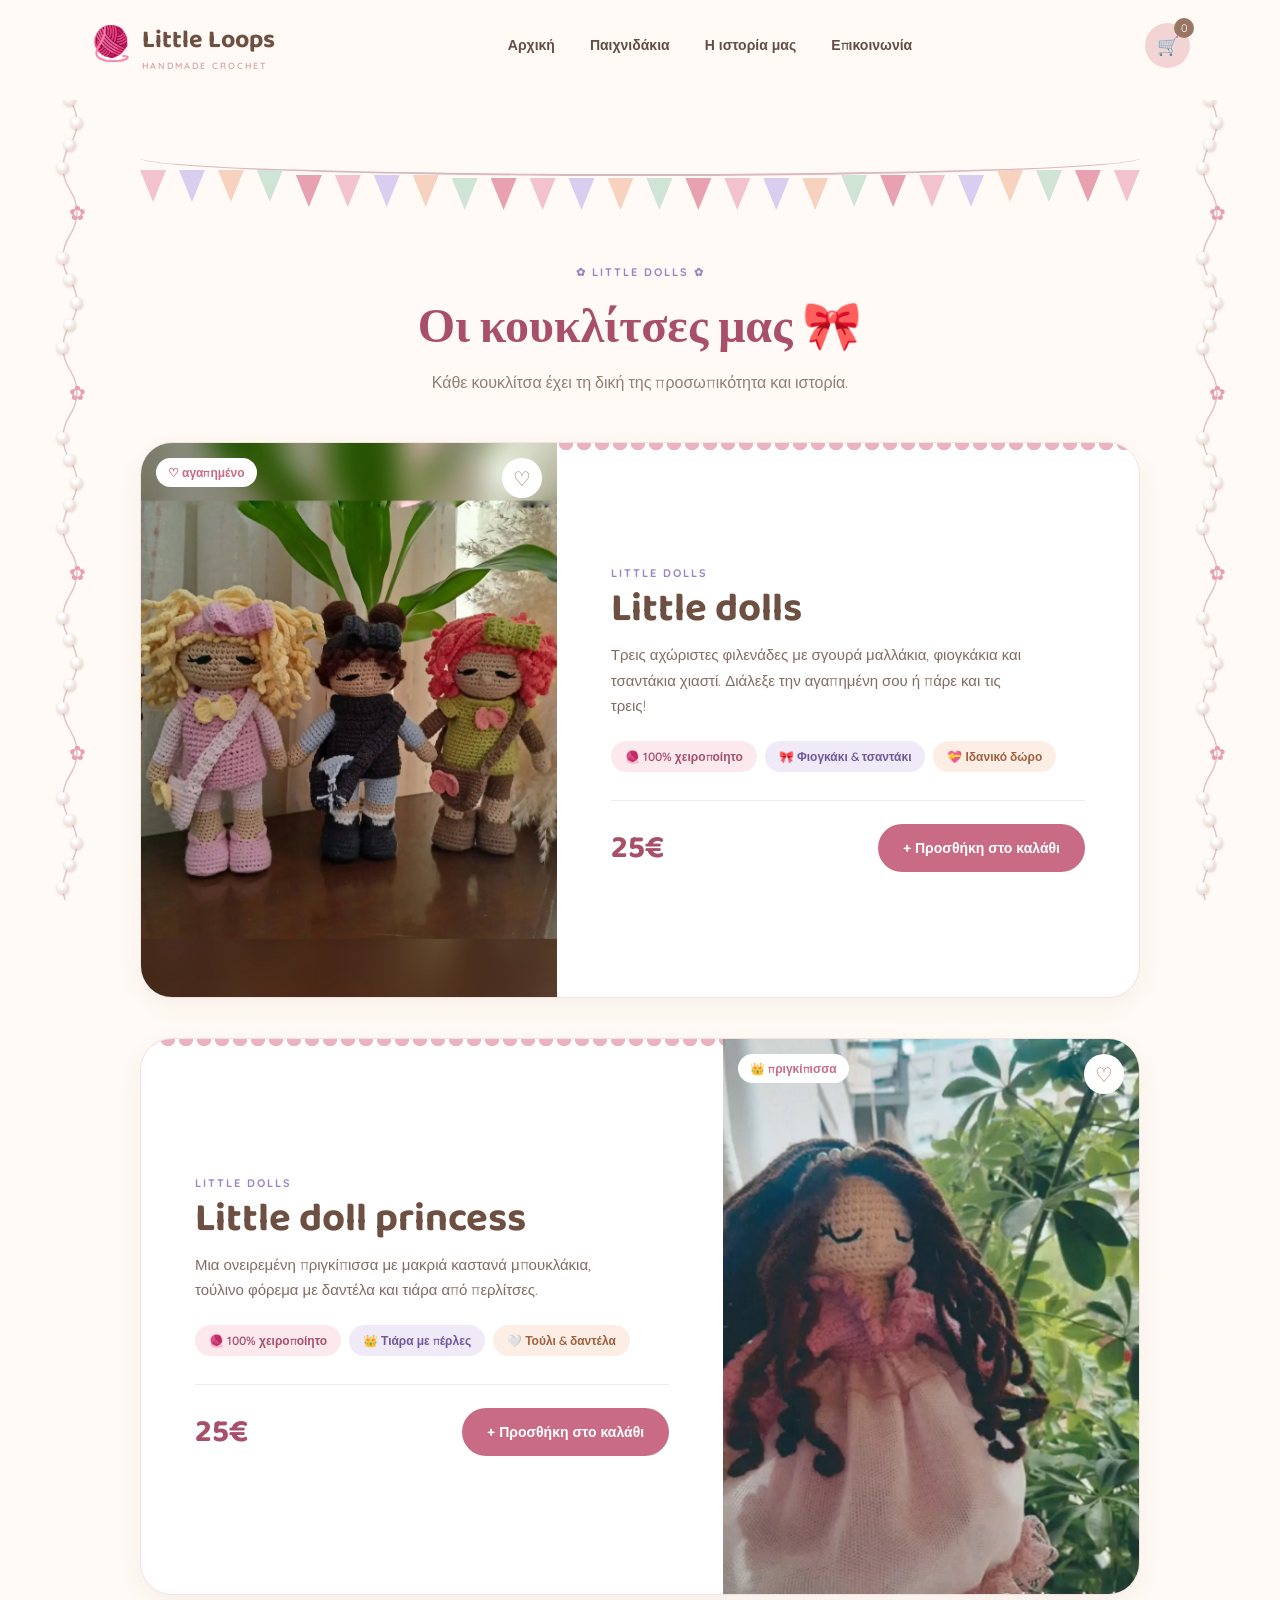
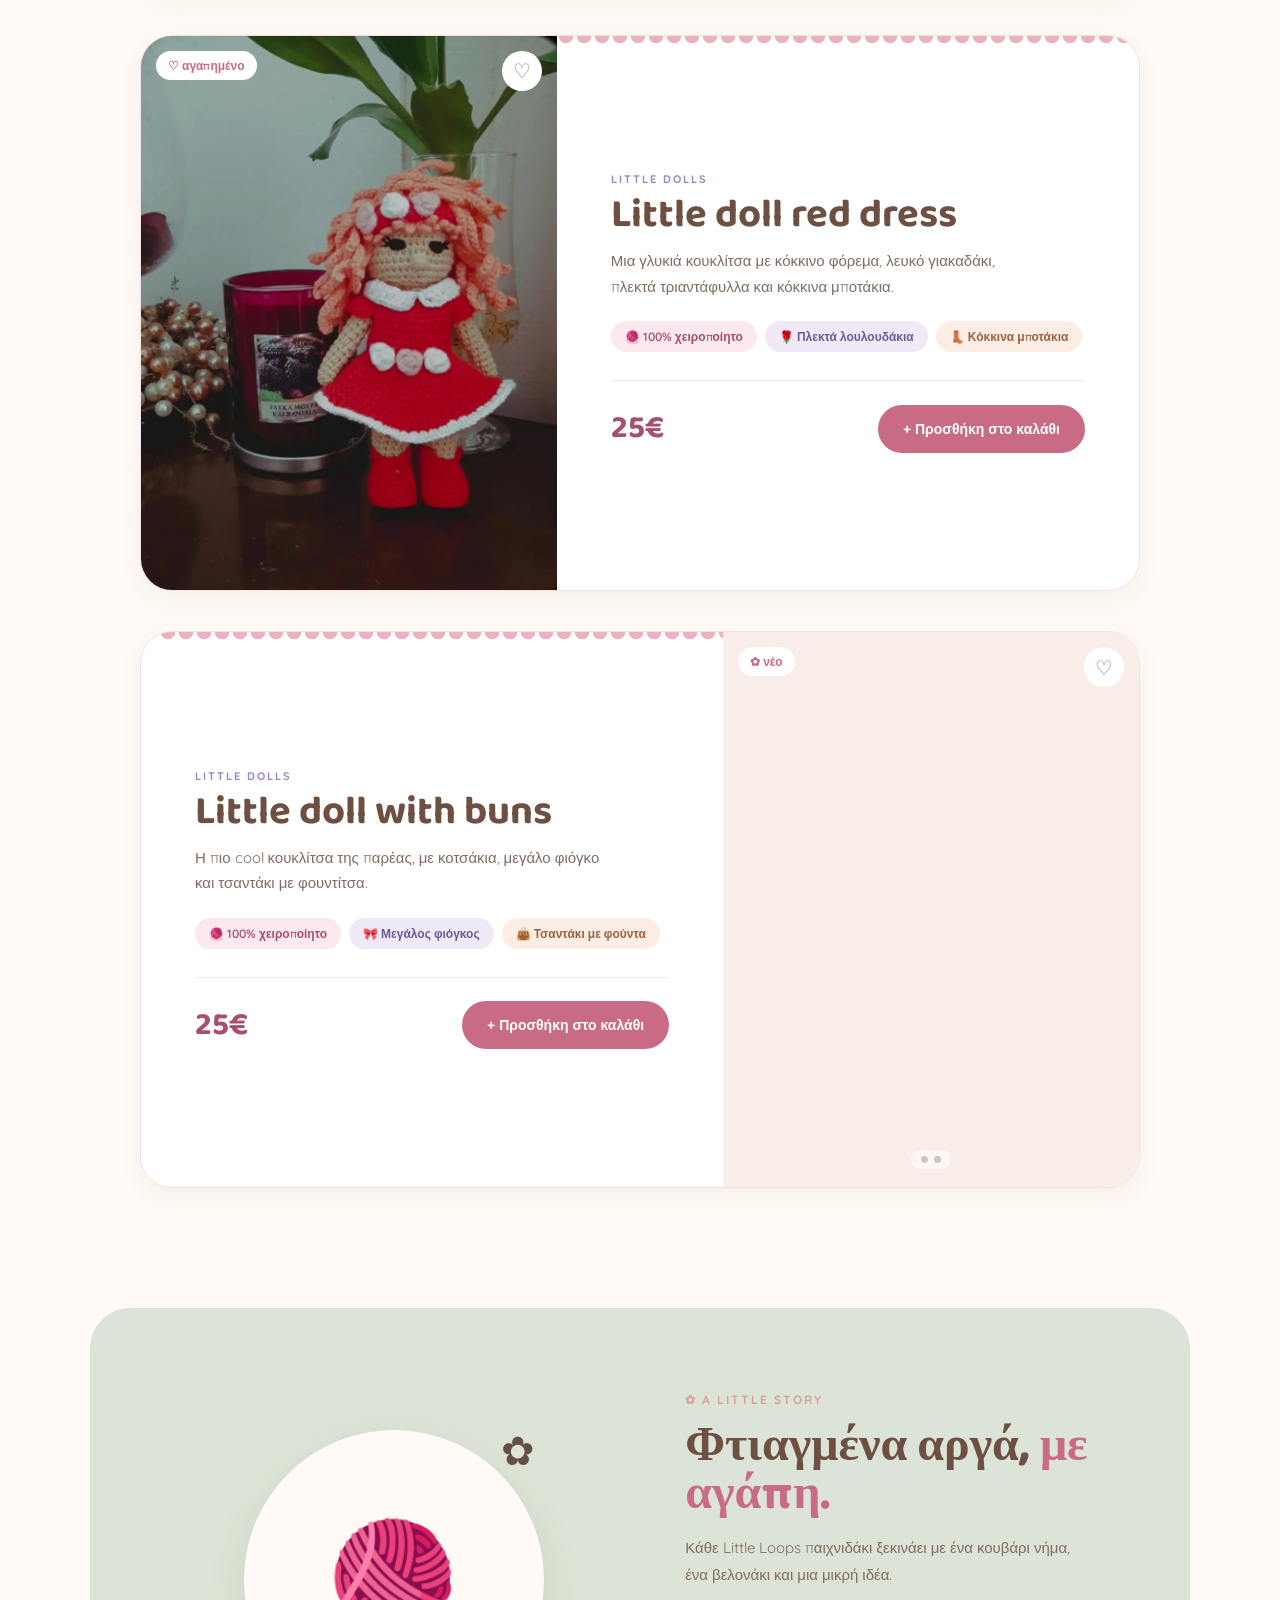
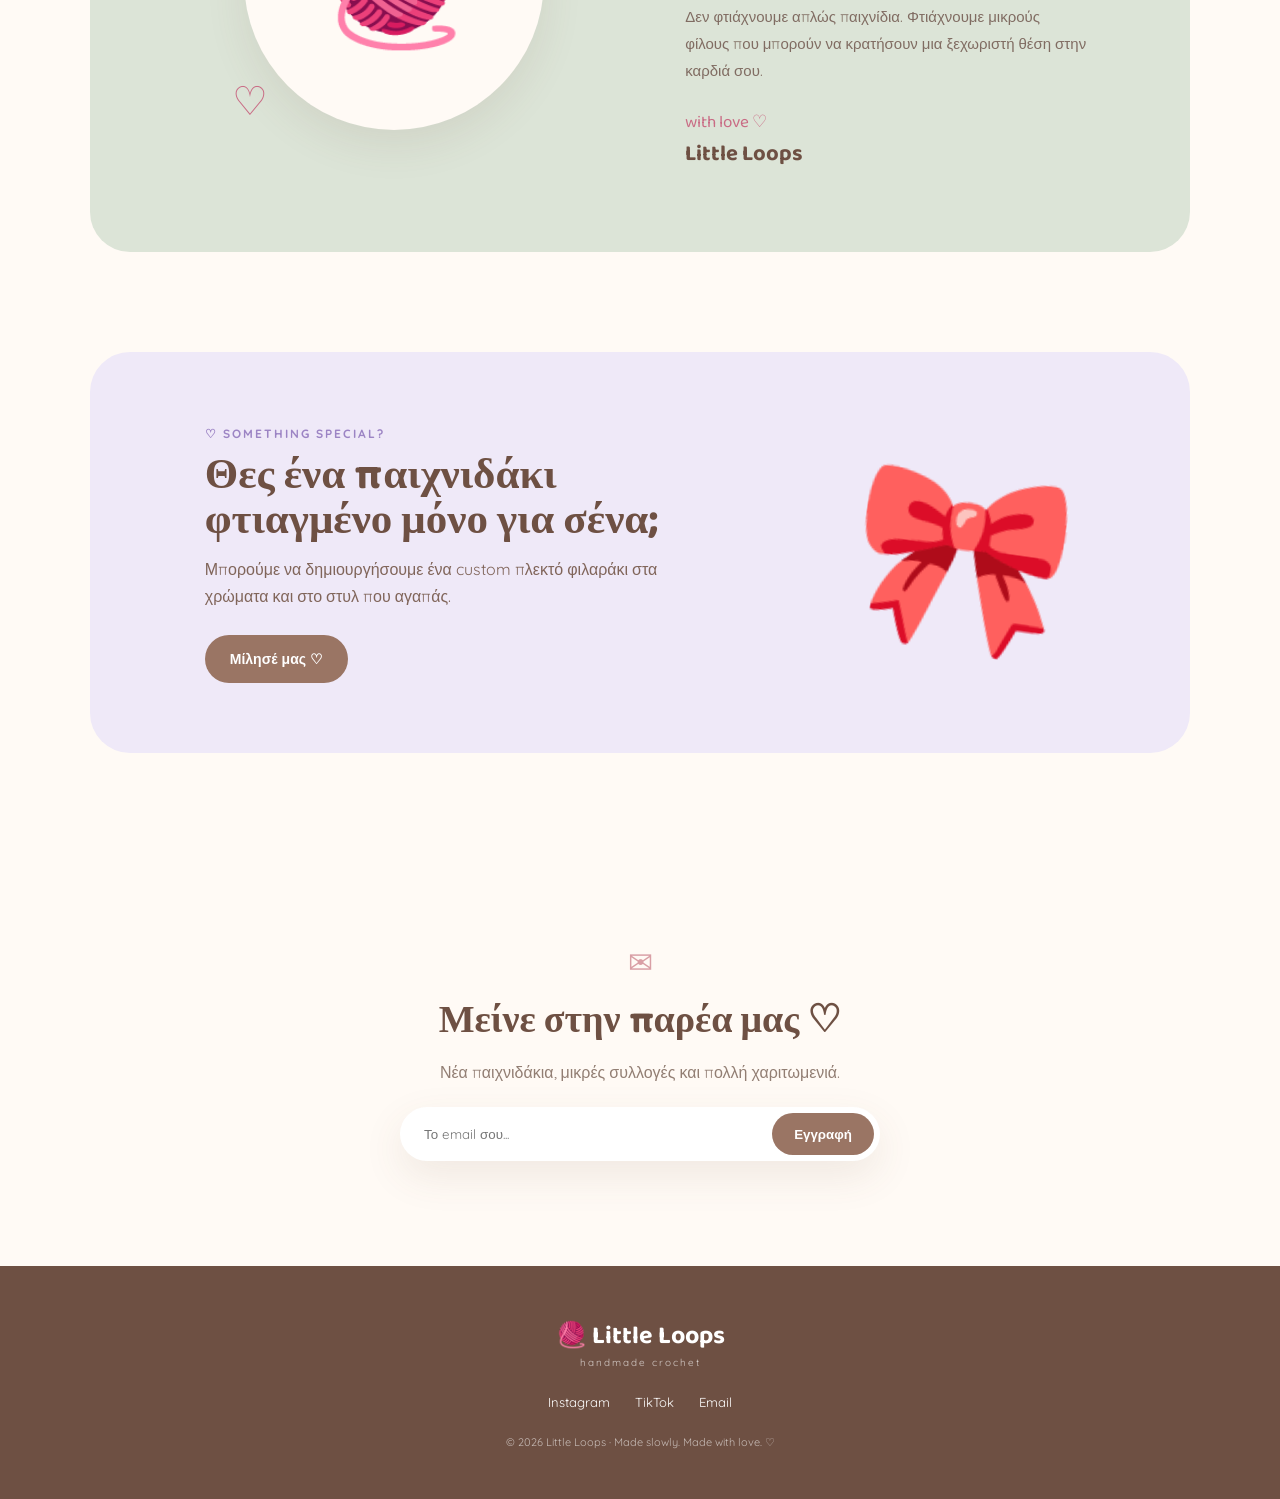
<file: little-loops/littledoll.html>
<!DOCTYPE html>
<html lang="el">
<head>
    <meta charset="UTF-8">
    <meta name="viewport" content="width=device-width, initial-scale=1.0">

    <title>Little Loops | Handmade Crochet</title>

    <link rel="preconnect" href="https://fonts.googleapis.com">
    <link rel="preconnect" href="https://fonts.gstatic.com" crossorigin>

    <link href="https://fonts.googleapis.com/css2?family=Baloo+2:wght@400;500;600;700&family=Quicksand:wght@400;500;600;700&display=swap" rel="stylesheet">

    <link rel="stylesheet" href="doll.css">
</head>

<body class="doll-page">


    <!-- 🤍 ΠΕΡΛΕΣ ΣΤΑ ΠΛΑΓΙΑ -->
    <ul class="pearl-side left" aria-hidden="true">
        <li style="--n:0"></li>
        <li style="--n:1"></li>
        <li style="--n:2"></li>
        <li style="--n:3"></li>
        <li style="--n:4"></li>
        <li style="--n:5"></li>
        <li style="--n:6"></li>
        <li style="--n:7"></li>
        <li style="--n:8"></li>
        <li style="--n:9"></li>
        <li style="--n:10"></li>
        <li style="--n:11"></li>
        <li style="--n:12"></li>
        <li style="--n:13"></li>
        <li style="--n:14"></li>
        <li style="--n:15"></li>
        <li style="--n:16"></li>
        <li style="--n:17"></li>
        <li style="--n:18"></li>
        <li style="--n:19"></li>
        <li style="--n:20"></li>
        <li style="--n:21"></li>
        <li style="--n:22"></li>
        <li style="--n:23"></li>
        <li style="--n:24"></li>
        <li style="--n:25"></li>
        <li style="--n:26"></li>
        <li style="--n:27"></li>
        <li style="--n:28"></li>
        <li style="--n:29"></li>
        <li style="--n:30"></li>
        <li style="--n:31"></li>
        <li style="--n:32"></li>
        <li style="--n:33"></li>
        <li style="--n:34"></li>
        <li style="--n:35"></li>
        <li style="--n:36"></li>
        <li style="--n:37"></li>
        <li style="--n:38"></li>
        <li style="--n:39"></li>
        <li style="--n:40"></li>
        <li style="--n:41"></li>
        <li style="--n:42"></li>
        <li style="--n:43"></li>
        <li style="--n:44"></li>
        <li style="--n:45"></li>
        <li style="--n:46"></li>
        <li style="--n:47"></li>
    </ul>
    <ul class="pearl-side right" aria-hidden="true">
        <li style="--n:0"></li>
        <li style="--n:1"></li>
        <li style="--n:2"></li>
        <li style="--n:3"></li>
        <li style="--n:4"></li>
        <li style="--n:5"></li>
        <li style="--n:6"></li>
        <li style="--n:7"></li>
        <li style="--n:8"></li>
        <li style="--n:9"></li>
        <li style="--n:10"></li>
        <li style="--n:11"></li>
        <li style="--n:12"></li>
        <li style="--n:13"></li>
        <li style="--n:14"></li>
        <li style="--n:15"></li>
        <li style="--n:16"></li>
        <li style="--n:17"></li>
        <li style="--n:18"></li>
        <li style="--n:19"></li>
        <li style="--n:20"></li>
        <li style="--n:21"></li>
        <li style="--n:22"></li>
        <li style="--n:23"></li>
        <li style="--n:24"></li>
        <li style="--n:25"></li>
        <li style="--n:26"></li>
        <li style="--n:27"></li>
        <li style="--n:28"></li>
        <li style="--n:29"></li>
        <li style="--n:30"></li>
        <li style="--n:31"></li>
        <li style="--n:32"></li>
        <li style="--n:33"></li>
        <li style="--n:34"></li>
        <li style="--n:35"></li>
        <li style="--n:36"></li>
        <li style="--n:37"></li>
        <li style="--n:38"></li>
        <li style="--n:39"></li>
        <li style="--n:40"></li>
        <li style="--n:41"></li>
        <li style="--n:42"></li>
        <li style="--n:43"></li>
        <li style="--n:44"></li>
        <li style="--n:45"></li>
        <li style="--n:46"></li>
        <li style="--n:47"></li>
    </ul>


 <!-- HEADER -->
    <header class="header">

        <a href="#" class="logo">
            <span class="logo-icon">🧶</span>
            <span>
                Little Loops
                <small>handmade crochet</small>
            </span>
        </a>

        <nav class="nav">
            <a href="doll.html">Αρχική</a>
            <a href="#shop">Παιχνιδάκια</a>
            <a href="#about">Η ιστορία μας</a>
            <a href="#contact">Επικοινωνία</a>
        </nav>

        <button class="cart-button" onclick="openCart()">
            🛒
            <span id="cartCount">0</span>
        </button>

        <button class="menu-button" onclick="toggleMenu()">☰</button>

    </header>

    <!-- SHOP -->
    <section class="shop" id="shop">

        <ul class="doll-bunting" aria-hidden="true">
            <li></li>
            <li></li>
            <li></li>
            <li></li>
            <li></li>
            <li></li>
            <li></li>
            <li></li>
            <li></li>
            <li></li>
            <li></li>
            <li></li>
            <li></li>
            <li></li>
            <li></li>
            <li></li>
            <li></li>
            <li></li>
            <li></li>
            <li></li>
            <li></li>
            <li></li>
            <li></li>
            <li></li>
            <li></li>
            <li></li>
        </ul>

        <div class="section-heading">

            <span>✿ little dolls ✿</span>

            <h2>Οι κουκλίτσες μας <span class="doll-bow">🎀</span></h2>

            <p>
                Κάθε κουκλίτσα έχει τη δική της προσωπικότητα και ιστορία.
            </p>

        </div>


<div class="showcase">

    <!-- LITTLE DOLLS -->
    <article class="showcase-item">

        <div class="showcase-media">

            <div class="slides slides-1">
                <img class="slide" style="--i:0" src="dolls2.jpg" alt="Little dolls">
            </div>

            <span class="badge">♡ αγαπημένο</span>

            <button class="heart-buttons" onclick="toggleHeart(this)">♡</button>

        </div>

        <div class="showcase-info">

            <span class="showcase-category">LITTLE DOLLS</span>

            <h3>Little dolls</h3>

            <p>Τρεις αχώριστες φιλενάδες με σγουρά μαλλάκια, φιογκάκια και τσαντάκια χιαστί. Διάλεξε την αγαπημένη σου ή πάρε και τις τρεις!</p>

            <ul class="showcase-tags">
                <li>🧶 100% χειροποίητο</li>
                <li>🎀 Φιογκάκι &amp; τσαντάκι</li>
                <li>💝 Ιδανικό δώρο</li>
            </ul>

            <div class="showcase-bottom">
                <strong>25€</strong>
                <button class="primary-button" onclick="addToCart('Little dolls', 25)">
                    + Προσθήκη στο καλάθι
                </button>
            </div>

        </div>

    </article>

    <!-- LITTLE DOLL PRINCESS -->
    <article class="showcase-item">

        <div class="showcase-media">

            <div class="slides slides-1">
                <img class="slide" style="--i:0" src="doll_princess.jpg" alt="Little doll princess">
            </div>

            <span class="badge">👑 πριγκίπισσα</span>

            <button class="heart-buttons" onclick="toggleHeart(this)">♡</button>

        </div>

        <div class="showcase-info">

            <span class="showcase-category">LITTLE DOLLS</span>

            <h3>Little doll princess</h3>

            <p>Μια ονειρεμένη πριγκίπισσα με μακριά καστανά μπουκλάκια, τούλινο φόρεμα με δαντέλα και τιάρα από περλίτσες.</p>

            <ul class="showcase-tags">
                <li>🧶 100% χειροποίητο</li>
                <li>👑 Τιάρα με πέρλες</li>
                <li>🤍 Τούλι &amp; δαντέλα</li>
            </ul>

            <div class="showcase-bottom">
                <strong>25€</strong>
                <button class="primary-button" onclick="addToCart('Little doll princess', 25)">
                    + Προσθήκη στο καλάθι
                </button>
            </div>

        </div>

    </article>

    <!-- LITTLE DOLL RED DRESS -->
    <article class="showcase-item">

        <div class="showcase-media">

            <div class="slides slides-1">
                <img class="slide" style="--i:0" src="doll_red_dress.jpg" alt="Little doll red dress">
            </div>

            <span class="badge">♡ αγαπημένο</span>

            <button class="heart-buttons" onclick="toggleHeart(this)">♡</button>

        </div>

        <div class="showcase-info">

            <span class="showcase-category">LITTLE DOLLS</span>

            <h3>Little doll red dress</h3>

            <p>Μια γλυκιά κουκλίτσα με κόκκινο φόρεμα, λευκό γιακαδάκι, πλεκτά τριαντάφυλλα και κόκκινα μποτάκια.</p>

            <ul class="showcase-tags">
                <li>🧶 100% χειροποίητο</li>
                <li>🌹 Πλεκτά λουλουδάκια</li>
                <li>👢 Κόκκινα μποτάκια</li>
            </ul>

            <div class="showcase-bottom">
                <strong>25€</strong>
                <button class="primary-button" onclick="addToCart('Little doll red dress', 25)">
                    + Προσθήκη στο καλάθι
                </button>
            </div>

        </div>

    </article>

    <!-- LITTLE DOLL WITH BUNS -->
    <article class="showcase-item">

        <div class="showcase-media">

            <div class="slides slides-2">
                <img class="slide" style="--i:0" src="doll.jpg" alt="Little doll with buns">
                <img class="slide" style="--i:1" src="dolls2.jpg" alt="Little doll with buns">
            </div>

            <span class="badge">✿ νέο</span>

            <button class="heart-buttons" onclick="toggleHeart(this)">♡</button>

            <div class="slide-dots">
                <span style="--i:0"></span>
                <span style="--i:1"></span>
            </div>

        </div>

        <div class="showcase-info">

            <span class="showcase-category">LITTLE DOLLS</span>

            <h3>Little doll with buns</h3>

            <p>Η πιο cool κουκλίτσα της παρέας, με κοτσάκια, μεγάλο φιόγκο και τσαντάκι με φουντίτσα.</p>

            <ul class="showcase-tags">
                <li>🧶 100% χειροποίητο</li>
                <li>🎀 Μεγάλος φιόγκος</li>
                <li>👜 Τσαντάκι με φούντα</li>
            </ul>

            <div class="showcase-bottom">
                <strong>25€</strong>
                <button class="primary-button" onclick="addToCart('Little doll with buns', 25)">
                    + Προσθήκη στο καλάθι
                </button>
            </div>

        </div>

    </article>

</div>

    </section>


    <!-- ABOUT -->
    <section class="about" id="about">

        <div class="about-image">

            <div class="about-circle">
                🧶
            </div>

            <span class="about-doodle one">✿</span>
            <span class="about-doodle two">♡</span>

        </div>


        <div class="about-content">

            <span class="section-label">
                ✿ a little story
            </span>

            <h2>
                Φτιαγμένα αργά,
                <span>με αγάπη.</span>
            </h2>

            <p>
                Κάθε Little Loops παιχνιδάκι ξεκινάει με ένα κουβάρι
                νήμα, ένα βελονάκι και μια μικρή ιδέα.
            </p>

            <p>
                Δεν φτιάχνουμε απλώς παιχνίδια.
                Φτιάχνουμε μικρούς φίλους που μπορούν να κρατήσουν
                μια ξεχωριστή θέση στην καρδιά σου.
            </p>

            <div class="signature">
                with love ♡
                <br>
                <strong>Little Loops</strong>
            </div>

        </div>

    </section>


    <!-- CUSTOM -->
    <section class="custom">

        <div>

            <span>♡ something special?</span>

            <h2>
                Θες ένα παιχνιδάκι
                <br>
                φτιαγμένο μόνο για σένα;
            </h2>

            <p>
                Μπορούμε να δημιουργήσουμε ένα custom
                πλεκτό φιλαράκι στα χρώματα και στο στυλ που αγαπάς.
            </p>

            <a href="#contact" class="primary-button">
                Μίλησέ μας ♡
            </a>

        </div>

        <div class="custom-decoration">
            🎀
        </div>

    </section>


    <!-- NEWSLETTER -->
    <section class="newsletter">

        <div class="newsletter-icon">
            ✉
        </div>

        <h2>Μείνε στην παρέα μας ♡</h2>

        <p>
            Νέα παιχνιδάκια, μικρές συλλογές και πολλή χαριτωμενιά.
        </p>

        <form onsubmit="subscribe(event)">

            <input
                type="email"
                id="email"
                placeholder="Το email σου..."
                required
            >

            <button type="submit">
                Εγγραφή
            </button>

        </form>

        <small id="subscribeMessage"></small>

    </section>


    <!-- FOOTER -->
    <footer id="contact">

        <div class="footer-logo">
            🧶 <strong>Little Loops</strong>
            <span>handmade crochet</span>
        </div>

        <div class="socials">
            <a href="#">Instagram</a>
            <a href="#">TikTok</a>
            <a href="#">Email</a>
        </div>

        <p>
            © 2026 Little Loops · Made slowly. Made with love. ♡
        </p>

    </footer>


    <!-- CART -->
    <div class="cart-overlay" id="cartOverlay" onclick="closeCart(event)">

        <div class="cart" onclick="event.stopPropagation()">

            <button class="close-cart" onclick="closeCart()">
                ×
            </button>

            <h2>
                Το καλαθάκι σου 🧺
            </h2>

            <div id="cartItems"></div>

            <div class="cart-total">

                <span>Σύνολο</span>

                <strong id="cartTotal">
                    0€
                </strong>

            </div>

            <button class="checkout-button" onclick="checkout()">
                Ολοκλήρωση παραγγελίας
            </button>

        </div>

    </div>


    <!-- TOAST -->
    <div class="toast" id="toast">
        Προστέθηκε στο καλαθάκι ♡
    </div>


    <script src="doll.js"></script>



</body>
</html>
</file>
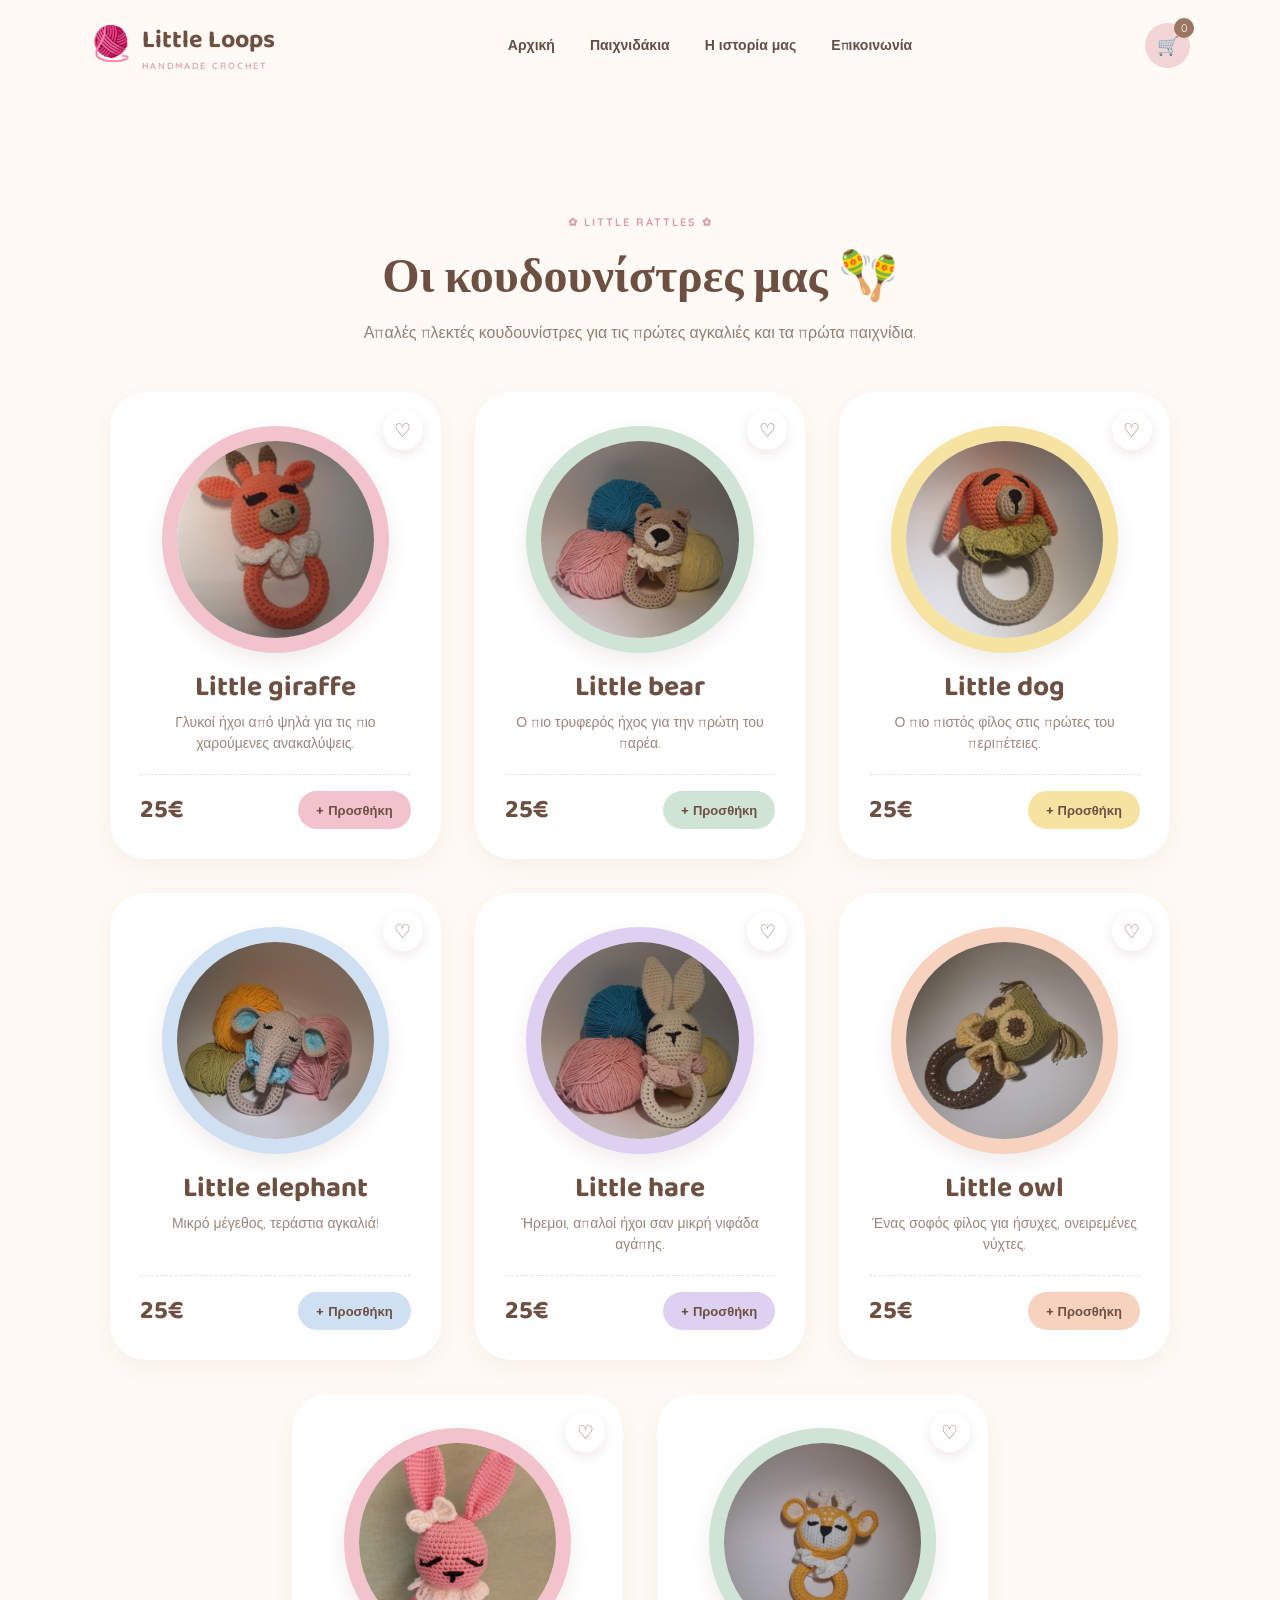
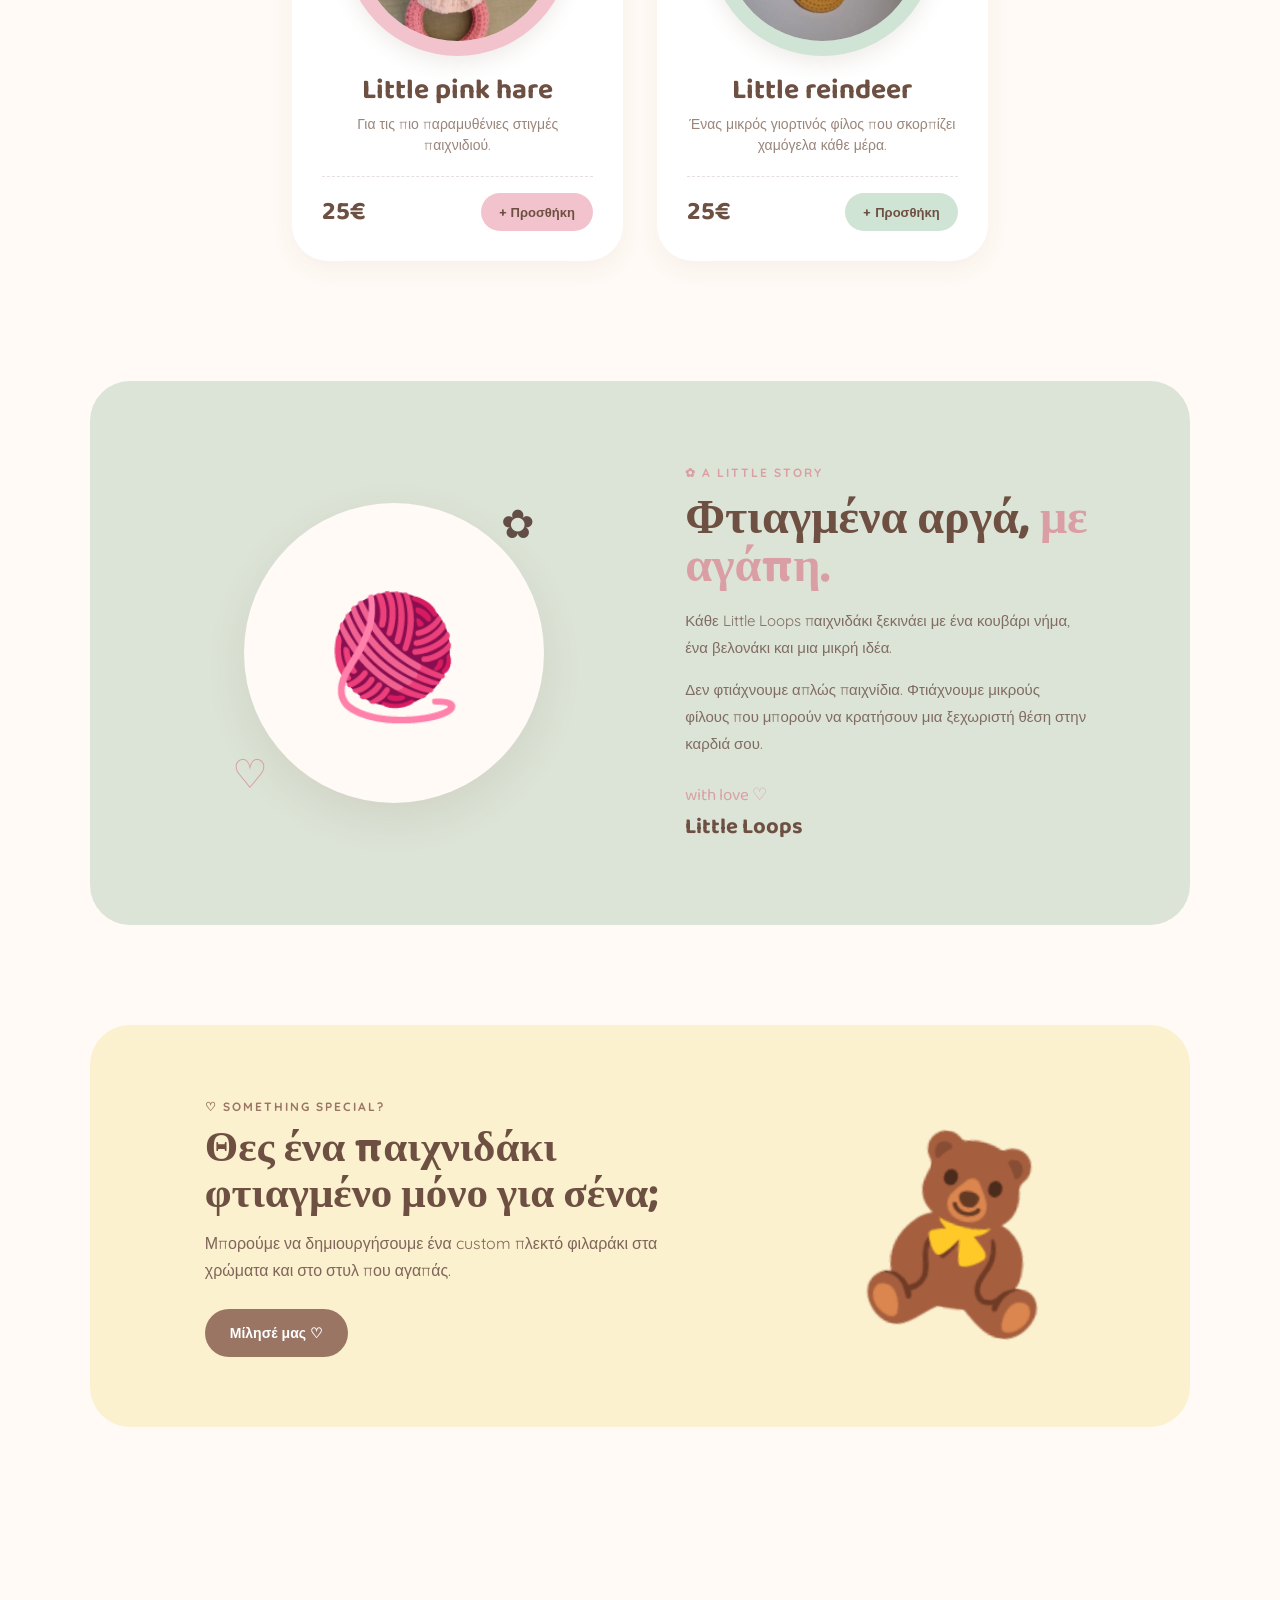
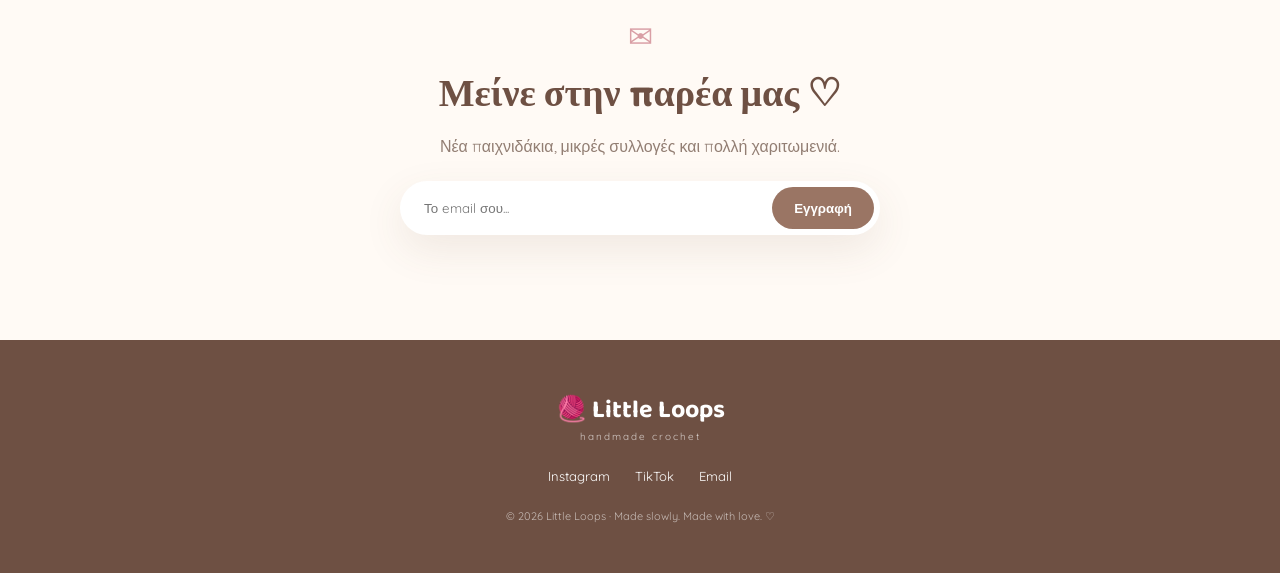
<file: little-loops/rettles.html>
<!DOCTYPE html>
<html lang="el">
<head>
    <meta charset="UTF-8">
    <meta name="viewport" content="width=device-width, initial-scale=1.0">

    <title>Little Loops | Handmade Crochet</title>

    <link rel="preconnect" href="https://fonts.googleapis.com">
    <link rel="preconnect" href="https://fonts.gstatic.com" crossorigin>

    <link href="https://fonts.googleapis.com/css2?family=Baloo+2:wght@400;500;600;700&family=Quicksand:wght@400;500;600;700&display=swap" rel="stylesheet">

    <link rel="stylesheet" href="doll.css">
</head>

<body class="rattle-page">

 <!-- HEADER -->
    <header class="header">

        <a href="#" class="logo">
            <span class="logo-icon">🧶</span>
            <span>
                Little Loops
                <small>handmade crochet</small>
            </span>
        </a>

        <nav class="nav">
            <a href="doll.html">Αρχική</a>
            <a href="#shop">Παιχνιδάκια</a>
            <a href="#about">Η ιστορία μας</a>
            <a href="#contact">Επικοινωνία</a>
        </nav>

        <button class="cart-button" onclick="openCart()">
            🛒
            <span id="cartCount">0</span>
        </button>

        <button class="menu-button" onclick="toggleMenu()">☰</button>

    </header>

    <!-- SHOP -->
    <section class="shop" id="shop">

        <div class="rattle-bubbles" aria-hidden="true">
            <span style="--x:8%; --s:22px; --d:19s; --delay:-19s; --c:#cfe0f2"></span>
            <span style="--x:90%; --s:14px; --d:21s; --delay:-8s; --c:#ddd0f0"></span>
            <span style="--x:7%; --s:48px; --d:22s; --delay:-15s; --c:#cfe0f2"></span>
            <span style="--x:91%; --s:28px; --d:24s; --delay:-4s; --c:#ddd0f0"></span>
            <span style="--x:0%; --s:18px; --d:16s; --delay:-24s; --c:#ddd0f0"></span>
            <span style="--x:0%; --s:31px; --d:21s; --delay:-19s; --c:#f7d2bf"></span>
            <span style="--x:64%; --s:41px; --d:20s; --delay:-23s; --c:#ddd0f0"></span>
            <span style="--x:91%; --s:37px; --d:15s; --delay:-1s; --c:#cfe4d5"></span>
            <span style="--x:93%; --s:41px; --d:26s; --delay:-20s; --c:#f6e3a1"></span>
            <span style="--x:95%; --s:36px; --d:22s; --delay:-18s; --c:#cfe0f2"></span>
            <span style="--x:94%; --s:15px; --d:18s; --delay:-19s; --c:#f7d2bf"></span>
            <span style="--x:94%; --s:48px; --d:23s; --delay:-18s; --c:#f3c3cd"></span>
            <span style="--x:92%; --s:31px; --d:18s; --delay:-3s; --c:#f3c3cd"></span>
            <span style="--x:96%; --s:19px; --d:19s; --delay:-25s; --c:#f3c3cd"></span>
            <span style="--x:91%; --s:15px; --d:18s; --delay:-13s; --c:#cfe0f2"></span>
            <span style="--x:20%; --s:16px; --d:20s; --delay:-22s; --c:#ddd0f0"></span>
        </div>

        <div class="section-heading">

            <span>✿ little rattles ✿</span>

            <h2>Οι κουδουνίστρες μας <span class="rattle-icon">🪇</span></h2>

            <p>
                Απαλές πλεκτές κουδουνίστρες για τις πρώτες αγκαλιές και τα πρώτα παιχνίδια.
            </p>

        </div>


<div class="rattle-grid">

    <!-- LITTLE GIRAFFE -->
    <article class="rattle-card" style="--ring:#f3c3cd; --i:0">

        <button class="heart-buttons" onclick="toggleHeart(this)">♡</button>

        <div class="rattle-photo-wrap">
            <div class="rattle-photo" data-emoji="🦒">
                <img src="rattles_giraffe.jpg" alt="Little giraffe" onerror="this.style.display='none'">
            </div>
        </div>

        <h3>Little giraffe</h3>

        <p>Γλυκοί ήχοι από ψηλά για τις πιο χαρούμενες ανακαλύψεις.</p>

        <div class="rattle-bottom">
            <strong>25€</strong>
            <button class="rattle-add" onclick="addToCart('Little giraffe', 25)">
                + Προσθήκη
            </button>
        </div>

    </article>

    <!-- LITTLE BEAR -->
    <article class="rattle-card" style="--ring:#cfe4d5; --i:1">

        <button class="heart-buttons" onclick="toggleHeart(this)">♡</button>

        <div class="rattle-photo-wrap">
            <div class="rattle-photo" data-emoji="🐻">
                <img src="rettles_bear.jpg" alt="Little bear" onerror="this.style.display='none'">
            </div>
        </div>

        <h3>Little bear</h3>

        <p>Ο πιο τρυφερός ήχος για την πρώτη του παρέα.</p>

        <div class="rattle-bottom">
            <strong>25€</strong>
            <button class="rattle-add" onclick="addToCart('Little bear', 25)">
                + Προσθήκη
            </button>
        </div>

    </article>

    <!-- LITTLE DOG -->
    <article class="rattle-card" style="--ring:#f6e3a1; --i:2">

        <button class="heart-buttons" onclick="toggleHeart(this)">♡</button>

        <div class="rattle-photo-wrap">
            <div class="rattle-photo" data-emoji="🐶">
                <img src="rettles_dog.jpg" alt="Little dog" onerror="this.style.display='none'">
            </div>
        </div>

        <h3>Little dog</h3>

        <p>Ο πιο πιστός φίλος στις πρώτες του περιπέτειες.</p>

        <div class="rattle-bottom">
            <strong>25€</strong>
            <button class="rattle-add" onclick="addToCart('Little dog', 25)">
                + Προσθήκη
            </button>
        </div>

    </article>

    <!-- LITTLE ELEPHANT -->
    <article class="rattle-card" style="--ring:#cfe0f2; --i:3">

        <button class="heart-buttons" onclick="toggleHeart(this)">♡</button>

        <div class="rattle-photo-wrap">
            <div class="rattle-photo" data-emoji="🐘">
                <img src="rettles_elephant.jpg" alt="Little elephant" onerror="this.style.display='none'">
            </div>
        </div>

        <h3>Little elephant</h3>

        <p>Μικρό μέγεθος, τεράστια αγκαλιά!</p>

        <div class="rattle-bottom">
            <strong>25€</strong>
            <button class="rattle-add" onclick="addToCart('Little elephant', 25)">
                + Προσθήκη
            </button>
        </div>

    </article>

    <!-- LITTLE HARE -->
    <article class="rattle-card" style="--ring:#ddd0f0; --i:4">

        <button class="heart-buttons" onclick="toggleHeart(this)">♡</button>

        <div class="rattle-photo-wrap">
            <div class="rattle-photo" data-emoji="🐰">
                <img src="rettles_hare.jpg" alt="Little hare" onerror="this.style.display='none'">
            </div>
        </div>

        <h3>Little hare</h3>

        <p>Ήρεμοι, απαλοί ήχοι σαν μικρή νιφάδα αγάπης.</p>

        <div class="rattle-bottom">
            <strong>25€</strong>
            <button class="rattle-add" onclick="addToCart('Little hare', 25)">
                + Προσθήκη
            </button>
        </div>

    </article>

    <!-- LITTLE OWL -->
    <article class="rattle-card" style="--ring:#f7d2bf; --i:5">

        <button class="heart-buttons" onclick="toggleHeart(this)">♡</button>

        <div class="rattle-photo-wrap">
            <div class="rattle-photo" data-emoji="🦉">
                <img src="rettles_owl.jpg" alt="Little owl" onerror="this.style.display='none'">
            </div>
        </div>

        <h3>Little owl</h3>

        <p>Ένας σοφός φίλος για ήσυχες, ονειρεμένες νύχτες.</p>

        <div class="rattle-bottom">
            <strong>25€</strong>
            <button class="rattle-add" onclick="addToCart('Little owl', 25)">
                + Προσθήκη
            </button>
        </div>

    </article>

    <!-- LITTLE PINK HARE -->
    <article class="rattle-card" style="--ring:#f3c3cd; --i:6">

        <button class="heart-buttons" onclick="toggleHeart(this)">♡</button>

        <div class="rattle-photo-wrap">
            <div class="rattle-photo" data-emoji="🐰">
                <img src="rettles_pink_hare.jpg" alt="Little pink hare" onerror="this.style.display='none'">
            </div>
        </div>

        <h3>Little pink hare</h3>

        <p>Για τις πιο παραμυθένιες στιγμές παιχνιδιού.</p>

        <div class="rattle-bottom">
            <strong>25€</strong>
            <button class="rattle-add" onclick="addToCart('Little pink hare', 25)">
                + Προσθήκη
            </button>
        </div>

    </article>

    <!-- LITTLE REINDEER -->
    <article class="rattle-card" style="--ring:#cfe4d5; --i:7">

        <button class="heart-buttons" onclick="toggleHeart(this)">♡</button>

        <div class="rattle-photo-wrap">
            <div class="rattle-photo" data-emoji="🦌">
                <img src="rettles_reindeer.jpg" alt="Little reindeer" onerror="this.style.display='none'">
            </div>
        </div>

        <h3>Little reindeer</h3>

        <p>Ένας μικρός γιορτινός φίλος που σκορπίζει χαμόγελα κάθε μέρα.</p>

        <div class="rattle-bottom">
            <strong>25€</strong>
            <button class="rattle-add" onclick="addToCart('Little reindeer', 25)">
                + Προσθήκη
            </button>
        </div>

    </article>

</div>

    </section>


    <!-- ABOUT -->
    <section class="about" id="about">

        <div class="about-image">

            <div class="about-circle">
                🧶
            </div>

            <span class="about-doodle one">✿</span>
            <span class="about-doodle two">♡</span>

        </div>


        <div class="about-content">

            <span class="section-label">
                ✿ a little story
            </span>

            <h2>
                Φτιαγμένα αργά,
                <span>με αγάπη.</span>
            </h2>

            <p>
                Κάθε Little Loops παιχνιδάκι ξεκινάει με ένα κουβάρι
                νήμα, ένα βελονάκι και μια μικρή ιδέα.
            </p>

            <p>
                Δεν φτιάχνουμε απλώς παιχνίδια.
                Φτιάχνουμε μικρούς φίλους που μπορούν να κρατήσουν
                μια ξεχωριστή θέση στην καρδιά σου.
            </p>

            <div class="signature">
                with love ♡
                <br>
                <strong>Little Loops</strong>
            </div>

        </div>

    </section>


    <!-- CUSTOM -->
    <section class="custom">

        <div>

            <span>♡ something special?</span>

            <h2>
                Θες ένα παιχνιδάκι
                <br>
                φτιαγμένο μόνο για σένα;
            </h2>

            <p>
                Μπορούμε να δημιουργήσουμε ένα custom
                πλεκτό φιλαράκι στα χρώματα και στο στυλ που αγαπάς.
            </p>

            <a href="#contact" class="primary-button">
                Μίλησέ μας ♡
            </a>

        </div>

        <div class="custom-decoration">
            🧸
        </div>

    </section>


    <!-- NEWSLETTER -->
    <section class="newsletter">

        <div class="newsletter-icon">
            ✉
        </div>

        <h2>Μείνε στην παρέα μας ♡</h2>

        <p>
            Νέα παιχνιδάκια, μικρές συλλογές και πολλή χαριτωμενιά.
        </p>

        <form onsubmit="subscribe(event)">

            <input
                type="email"
                id="email"
                placeholder="Το email σου..."
                required
            >

            <button type="submit">
                Εγγραφή
            </button>

        </form>

        <small id="subscribeMessage"></small>

    </section>


    <!-- FOOTER -->
    <footer id="contact">

        <div class="footer-logo">
            🧶 <strong>Little Loops</strong>
            <span>handmade crochet</span>
        </div>

        <div class="socials">
            <a href="#">Instagram</a>
            <a href="#">TikTok</a>
            <a href="#">Email</a>
        </div>

        <p>
            © 2026 Little Loops · Made slowly. Made with love. ♡
        </p>

    </footer>


    <!-- CART -->
    <div class="cart-overlay" id="cartOverlay" onclick="closeCart(event)">

        <div class="cart" onclick="event.stopPropagation()">

            <button class="close-cart" onclick="closeCart()">
                ×
            </button>

            <h2>
                Το καλαθάκι σου 🧺
            </h2>

            <div id="cartItems"></div>

            <div class="cart-total">

                <span>Σύνολο</span>

                <strong id="cartTotal">
                    0€
                </strong>

            </div>

            <button class="checkout-button" onclick="checkout()">
                Ολοκλήρωση παραγγελίας
            </button>

        </div>

    </div>


    <!-- TOAST -->
    <div class="toast" id="toast">
        Προστέθηκε στο καλαθάκι ♡
    </div>


    <script src="doll.js"></script>

</body>
</html>
</file>
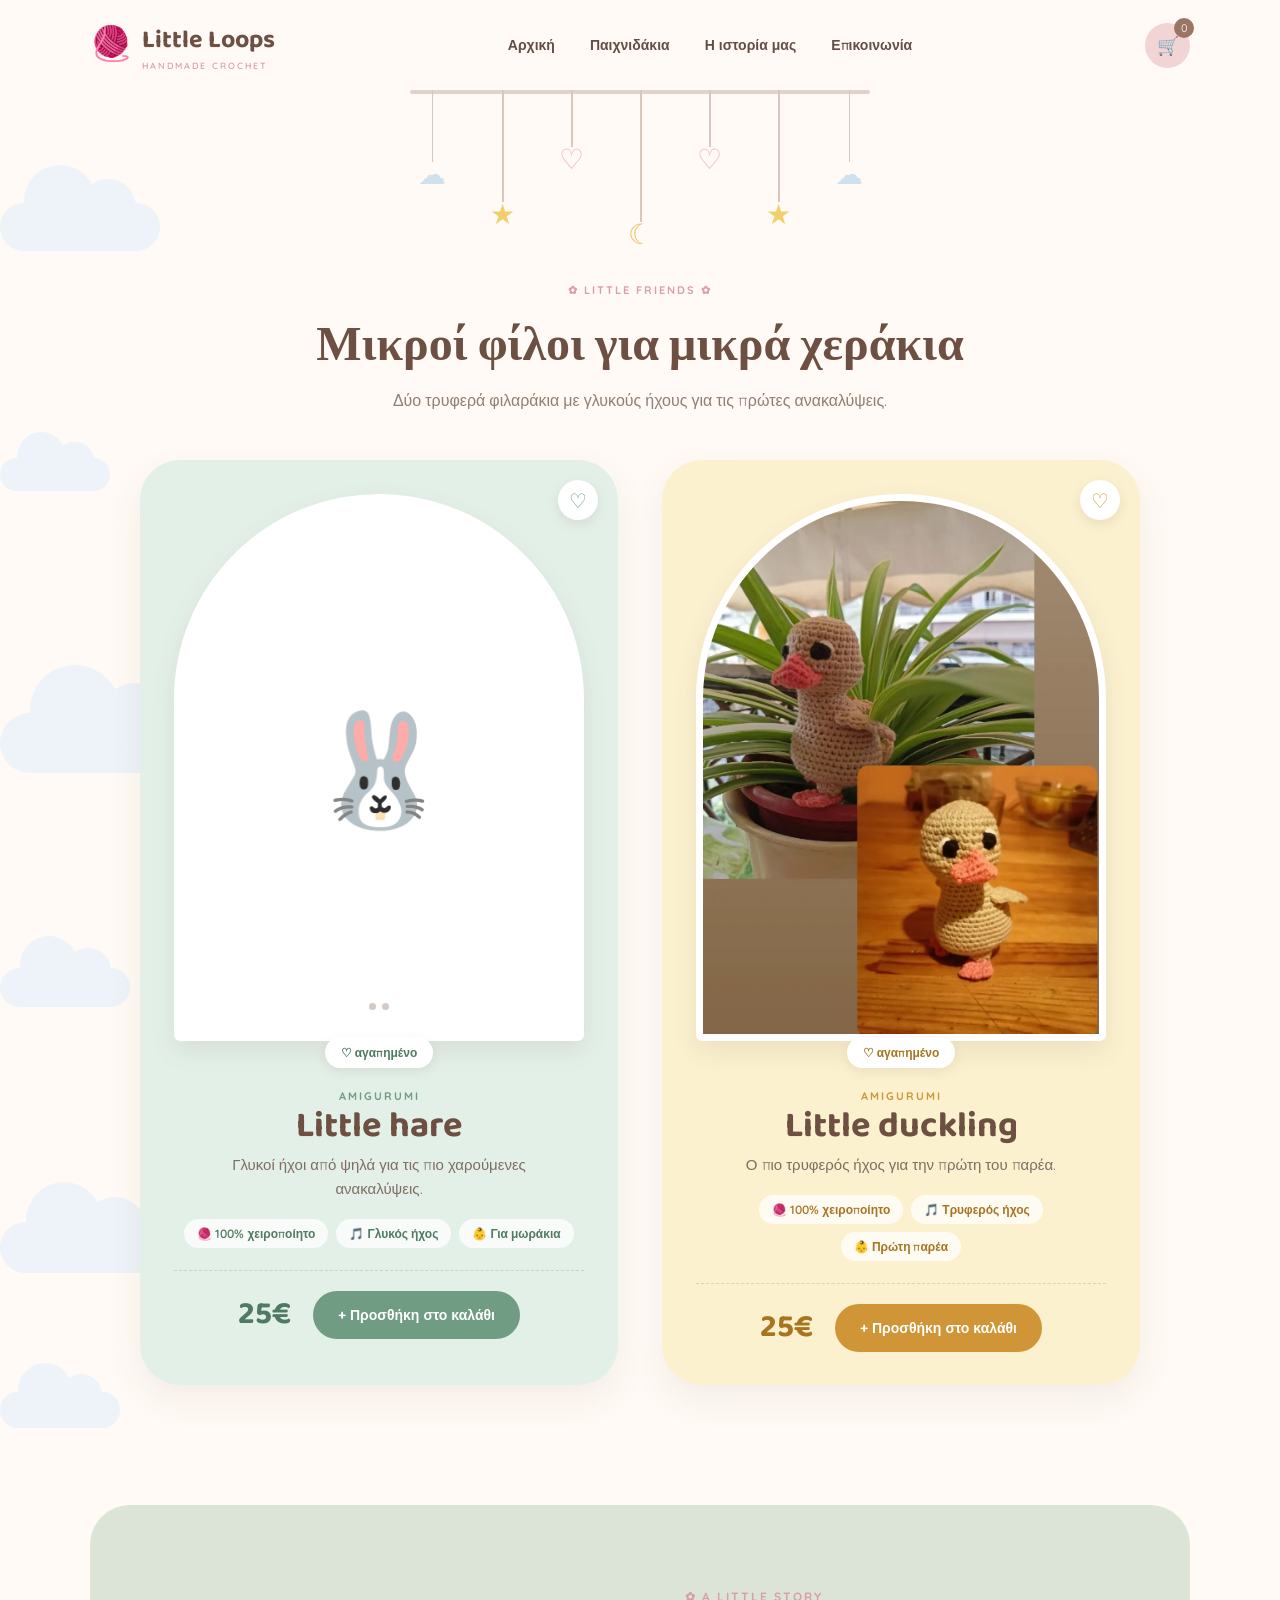
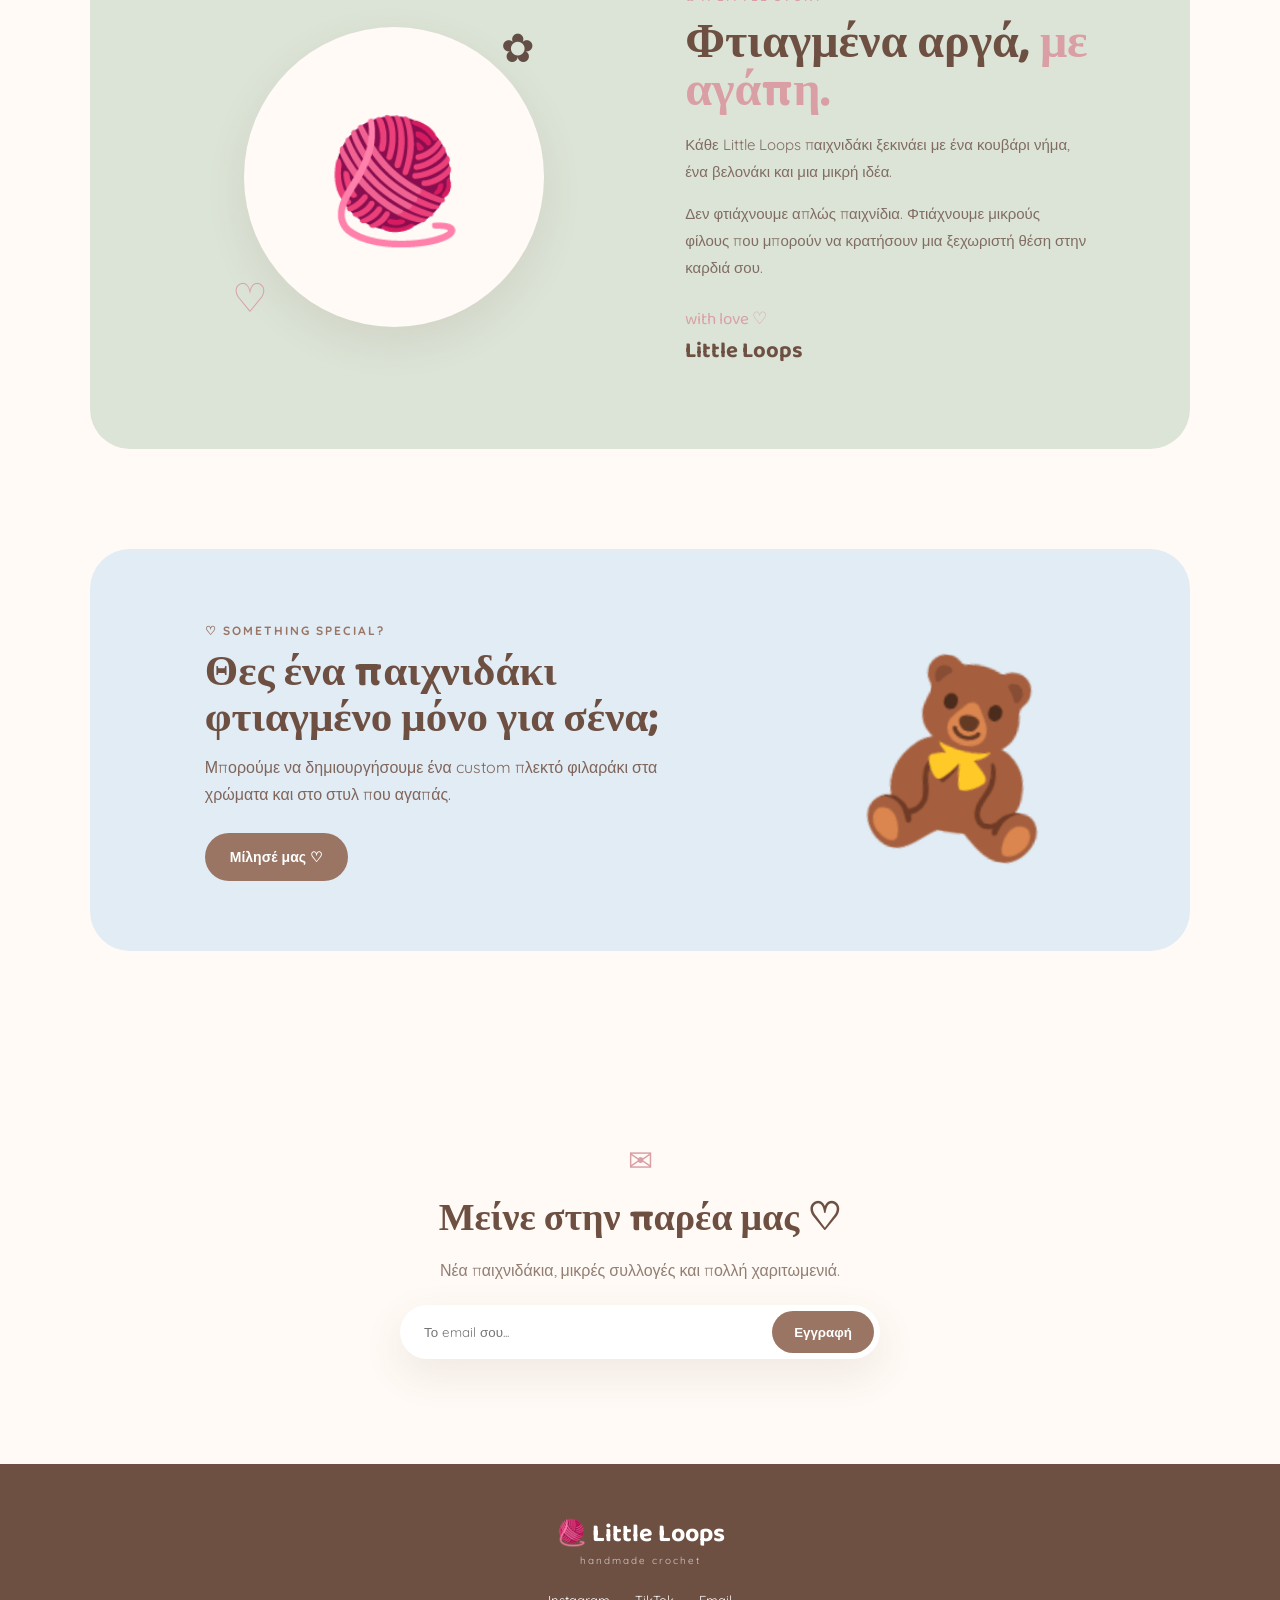
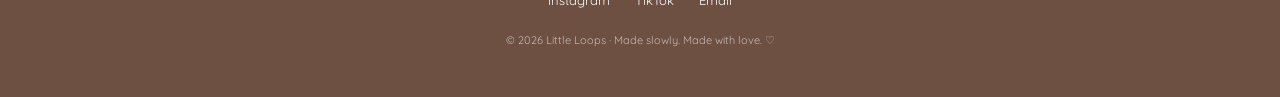
<file: little-loops/toy.html>
<!DOCTYPE html>
<html lang="el">
<head>
    <meta charset="UTF-8">
    <meta name="viewport" content="width=device-width, initial-scale=1.0">

    <title>Little Loops | Handmade Crochet</title>

    <link rel="preconnect" href="https://fonts.googleapis.com">
    <link rel="preconnect" href="https://fonts.gstatic.com" crossorigin>

    <link href="https://fonts.googleapis.com/css2?family=Baloo+2:wght@400;500;600;700&family=Quicksand:wght@400;500;600;700&display=swap" rel="stylesheet">

    <link rel="stylesheet" href="doll.css">
</head>

<body class="toy-page">

 <!-- HEADER -->
    <header class="header">

        <a href="#" class="logo">
            <span class="logo-icon">🧶</span>
            <span>
                Little Loops
                <small>handmade crochet</small>
            </span>
        </a>

        <nav class="nav">
            <a href="doll.html">Αρχική</a>
            <a href="#shop">Παιχνιδάκια</a>
            <a href="#about">Η ιστορία μας</a>
            <a href="#contact">Επικοινωνία</a>
        </nav>

        <button class="cart-button" onclick="openCart()">
            🛒
            <span id="cartCount">0</span>
        </button>

        <button class="menu-button" onclick="toggleMenu()">☰</button>

    </header>

    <!-- SHOP -->
    <section class="shop" id="shop">

        <div class="toy-clouds" aria-hidden="true">
            <span class="cloud" style="--y:8%; --w:160px; --d:70s; --delay:-10s"></span>
            <span class="cloud" style="--y:26%; --w:110px; --d:55s; --delay:-40s"></span>
            <span class="cloud" style="--y:44%; --w:200px; --d:85s; --delay:-25s"></span>
            <span class="cloud" style="--y:62%; --w:130px; --d:60s; --delay:-5s"></span>
            <span class="cloud" style="--y:80%; --w:170px; --d:75s; --delay:-55s"></span>
            <span class="cloud" style="--y:92%; --w:120px; --d:65s; --delay:-30s"></span>
        </div>

        <div class="toy-mobile" aria-hidden="true">
            <span class="hang" style="--len:70px; --c:#cfe0ee; --d:3.4s; --delay:0s">☁</span>
            <span class="hang" style="--len:110px; --c:#f2cf6b; --d:2.8s; --delay:-0.8s">★</span>
            <span class="hang" style="--len:55px; --c:#eeb0bd; --d:3.1s; --delay:-1.6s">♡</span>
            <span class="hang" style="--len:130px; --c:#e9c46a; --d:3.6s; --delay:-0.4s">☾</span>
            <span class="hang" style="--len:55px; --c:#eeb0bd; --d:3.0s; --delay:-2.2s">♡</span>
            <span class="hang" style="--len:110px; --c:#f2cf6b; --d:2.7s; --delay:-1.2s">★</span>
            <span class="hang" style="--len:70px; --c:#cfe0ee; --d:3.3s; --delay:-2.6s">☁</span>
        </div>

        <div class="section-heading">

            <span>✿ little friends ✿</span>

            <h2>Μικροί φίλοι για μικρά χεράκια</h2>

            <p>
                Δύο τρυφερά φιλαράκια με γλυκούς ήχους για τις πρώτες ανακαλύψεις.
            </p>

        </div>


<div class="toy-duo">

    <!-- LITTLE HARE -->
    <article class="toy-card hare">

        <button class="heart-buttons" onclick="toggleHeart(this)">♡</button>

        <div class="toy-frame" data-emoji="🐰">

            <div class="slides slides-2">
                <img class="slide" style="--i:0" src="toy_hare.jpg" alt="Little hare" onerror="this.style.display='none'">
                <img class="slide" style="--i:1" src="toy_hare2.jpg" alt="Little hare" onerror="this.style.display='none'">
            </div>

            <div class="slide-dots">
                <span style="--i:0"></span>
                <span style="--i:1"></span>
            </div>

        </div>

        <span class="badge">♡ αγαπημένο</span>

        <div class="toy-info">

            <span class="toy-category">AMIGURUMI</span>

            <h3>Little hare</h3>

            <p>Γλυκοί ήχοι από ψηλά για τις πιο χαρούμενες ανακαλύψεις.</p>

            <ul class="toy-tags">
                <li>🧶 100% χειροποίητο</li>
                <li>🎵 Γλυκός ήχος</li>
                <li>👶 Για μωράκια</li>
            </ul>

            <div class="toy-bottom">
                <strong>25€</strong>
                <button class="primary-button" onclick="addToCart('Little hare', 25)">
                    + Προσθήκη στο καλάθι
                </button>
            </div>

        </div>

    </article>

    <!-- LITTLE DUCKLING -->
    <article class="toy-card duck">

        <button class="heart-buttons" onclick="toggleHeart(this)">♡</button>

        <div class="toy-frame" data-emoji="🐥">
            <img src="toy_duckling.jpg" alt="Little duckling" onerror="this.style.display='none'">
        </div>

        <span class="badge">♡ αγαπημένο</span>

        <div class="toy-info">

            <span class="toy-category">AMIGURUMI</span>

            <h3>Little duckling</h3>

            <p>Ο πιο τρυφερός ήχος για την πρώτη του παρέα.</p>

            <ul class="toy-tags">
                <li>🧶 100% χειροποίητο</li>
                <li>🎵 Τρυφερός ήχος</li>
                <li>👶 Πρώτη παρέα</li>
            </ul>

            <div class="toy-bottom">
                <strong>25€</strong>
                <button class="primary-button" onclick="addToCart('Little duckling', 25)">
                    + Προσθήκη στο καλάθι
                </button>
            </div>

        </div>

    </article>

</div>

    </section>


    <!-- ABOUT -->
    <section class="about" id="about">

        <div class="about-image">

            <div class="about-circle">
                🧶
            </div>

            <span class="about-doodle one">✿</span>
            <span class="about-doodle two">♡</span>

        </div>


        <div class="about-content">

            <span class="section-label">
                ✿ a little story
            </span>

            <h2>
                Φτιαγμένα αργά,
                <span>με αγάπη.</span>
            </h2>

            <p>
                Κάθε Little Loops παιχνιδάκι ξεκινάει με ένα κουβάρι
                νήμα, ένα βελονάκι και μια μικρή ιδέα.
            </p>

            <p>
                Δεν φτιάχνουμε απλώς παιχνίδια.
                Φτιάχνουμε μικρούς φίλους που μπορούν να κρατήσουν
                μια ξεχωριστή θέση στην καρδιά σου.
            </p>

            <div class="signature">
                with love ♡
                <br>
                <strong>Little Loops</strong>
            </div>

        </div>

    </section>


    <!-- CUSTOM -->
    <section class="custom">

        <div>

            <span>♡ something special?</span>

            <h2>
                Θες ένα παιχνιδάκι
                <br>
                φτιαγμένο μόνο για σένα;
            </h2>

            <p>
                Μπορούμε να δημιουργήσουμε ένα custom
                πλεκτό φιλαράκι στα χρώματα και στο στυλ που αγαπάς.
            </p>

            <a href="#contact" class="primary-button">
                Μίλησέ μας ♡
            </a>

        </div>

        <div class="custom-decoration">
            🧸
        </div>

    </section>


    <!-- NEWSLETTER -->
    <section class="newsletter">

        <div class="newsletter-icon">
            ✉
        </div>

        <h2>Μείνε στην παρέα μας ♡</h2>

        <p>
            Νέα παιχνιδάκια, μικρές συλλογές και πολλή χαριτωμενιά.
        </p>

        <form onsubmit="subscribe(event)">

            <input
                type="email"
                id="email"
                placeholder="Το email σου..."
                required
            >

            <button type="submit">
                Εγγραφή
            </button>

        </form>

        <small id="subscribeMessage"></small>

    </section>


    <!-- FOOTER -->
    <footer id="contact">

        <div class="footer-logo">
            🧶 <strong>Little Loops</strong>
            <span>handmade crochet</span>
        </div>

        <div class="socials">
            <a href="#">Instagram</a>
            <a href="#">TikTok</a>
            <a href="#">Email</a>
        </div>

        <p>
            © 2026 Little Loops · Made slowly. Made with love. ♡
        </p>

    </footer>


    <!-- CART -->
    <div class="cart-overlay" id="cartOverlay" onclick="closeCart(event)">

        <div class="cart" onclick="event.stopPropagation()">

            <button class="close-cart" onclick="closeCart()">
                ×
            </button>

            <h2>
                Το καλαθάκι σου 🧺
            </h2>

            <div id="cartItems"></div>

            <div class="cart-total">

                <span>Σύνολο</span>

                <strong id="cartTotal">
                    0€
                </strong>

            </div>

            <button class="checkout-button" onclick="checkout()">
                Ολοκλήρωση παραγγελίας
            </button>

        </div>

    </div>


    <!-- TOAST -->
    <div class="toast" id="toast">
        Προστέθηκε στο καλαθάκι ♡
    </div>


    <script src="doll.js"></script>

</body>
</html>
</file>
<file: little-loops/doll.css>
/* =====================================================
   🧶 LITTLE LOOPS — ΕΝΙΑΙΟ STYLESHEET
   -----------------------------------------------------
   1.  Μεταβλητές (χρώματα, σκιές)
   2.  Βασικά (reset, body, links, buttons)
   3.  Header
   4.  Hero (μόνο στην αρχική)
   5.  Features (μόνο στην αρχική)
   6.  Shop — τίτλος ενότητας
   7.  Κάρτες αρχικής (.product-*)
   8.  Κάρτες σελίδων προϊόντων (.products-*)
   8β. Showcase με slideshow (.showcase-*)
   8γ. Χριστουγεννιάτικο θέμα (.christmas-page)
   8δ. Θέμα κουκλίτσας (.doll-page)
   8ε. Θέμα παιδικού δωματίου (.toy-page)
   8στ. Θέμα κουδουνίστρας (.rattle-page)
   8ζ. Όλη η συλλογή (.collection-page)
   9.  About
   10. Custom
   11. Newsletter
   12. Footer
   13. Καλάθι
   13β. Σελίδα καλαθιού (cart.html)
   14. Toast
   15. Κουμπιά — κοινά
   16. Keyframes (όλα τα animations)
   17. Floating decorations & scroll reveal
   18. Responsive (tablet / κινητό)
   19. Reduced motion
   ===================================================== */


/* ================= 1. ΜΕΤΑΒΛΗΤΕΣ ================= */

:root {
    --cream: #fffaf5;
    --cream-dark: #f8eee7;
    --pink: #f2d4d5;
    --pink-dark: #d99fa5;
    --brown: #9a7564;
    --brown-dark: #6e5043;
    --text: #634e45;
    --white: #ffffff;
    --green: #dce4d7;

    --shadow: 0 15px 40px rgba(112, 76, 59, 0.10);
    --radius: 28px;
}


/* ================= 2. ΒΑΣΙΚΑ ================= */

* {
    margin: 0;
    padding: 0;
    box-sizing: border-box;
}

html {
    scroll-behavior: smooth;
}

body {
    font-family: "Quicksand", sans-serif;
    background: var(--cream);
    color: var(--text);
    /* κάθε σελίδα ανοίγει απαλά */
    animation: pageFadeIn 0.7s ease-out both;
}

/* οι ενότητες ανεβαίνουν ελαφρά στη θέση τους, η μία λίγο μετά την άλλη */
body > section,
body > footer {
    animation: pageRise 0.8s cubic-bezier(.2, .8, .2, 1) backwards;
}

body > section:nth-of-type(2) { animation-delay: 0.08s; }
body > section:nth-of-type(3) { animation-delay: 0.16s; }
body > section:nth-of-type(n+4),
body > footer                  { animation-delay: 0.24s; }

@keyframes pageFadeIn {
    from { opacity: 0; }
    to   { opacity: 1; }
}

@keyframes pageRise {
    from { transform: translateY(18px); }
    to   { transform: none; }
}

a {
    text-decoration: none;
    color: inherit;
}

button {
    font-family: inherit;
    cursor: pointer;
}


/* ================= 3. HEADER ================= */

.header {
    height: 90px;
    padding: 0 7%;
    display: flex;
    align-items: center;
    justify-content: space-between;
    background: rgba(255, 250, 245, 0.94);
    position: sticky;
    top: 0;
    z-index: 100;
    backdrop-filter: blur(10px);
}

.logo {
    display: flex;
    align-items: center;
    gap: 10px;
    font-family: "Baloo 2", cursive;
    font-size: 25px;
    font-weight: 700;
    color: var(--brown-dark);
}

.logo-icon {
    display: inline-block;
    font-size: 34px;
    animation: yarnSpin 5s ease-in-out infinite;
}

.logo small {
    display: block;
    font-family: "Quicksand", sans-serif;
    font-size: 9px;
    letter-spacing: 2px;
    text-transform: uppercase;
    font-weight: 600;
    color: var(--pink-dark);
}

.nav {
    display: flex;
    gap: 35px;
    font-size: 14px;
    font-weight: 600;
}

.nav a {
    transition: 0.3s;
}

.nav a:hover {
    color: var(--pink-dark);
}

.cart-button {
    position: relative;
    border: none;
    background: var(--pink);
    width: 45px;
    height: 45px;
    border-radius: 50%;
    font-size: 18px;
}

.cart-button span {
    position: absolute;
    top: -5px;
    right: -4px;
    background: var(--brown);
    color: white;
    width: 20px;
    height: 20px;
    border-radius: 50%;
    font-size: 11px;
    display: flex;
    align-items: center;
    justify-content: center;
}

.cart-button.bounce {
    animation: cartBounce 0.45s ease;
}

.menu-button {
    display: none;
    border: none;
    background: transparent;
    font-size: 25px;
}


/* ================= 4. HERO ================= */

.hero {
    min-height: 650px;
    padding: 70px 10% 90px;
    display: flex;
    align-items: center;
    justify-content: space-between;
    gap: 70px;
    overflow: hidden;
}

.hero-content {
    width: 50%;
    max-width: 570px;
    animation: fadeUp 1s ease both;
}

.small-title,
.section-label {
    color: var(--pink-dark);
    text-transform: uppercase;
    letter-spacing: 2px;
    font-size: 12px;
    font-weight: 700;
}

.hero h1 {
    margin: 20px 0;
    font-family: "Baloo 2", cursive;
    font-size: clamp(55px, 6vw, 82px);
    line-height: 0.95;
    color: var(--brown-dark);
}

.hero h1 span {
    display: block;
    color: var(--pink-dark);
}

.hero p {
    max-width: 460px;
    font-size: 17px;
    line-height: 1.8;
    color: #856e63;
}

.hero-buttons {
    display: flex;
    gap: 15px;
    margin-top: 30px;
    align-items: center;
}

.hero-decoration {
    margin-top: 25px;
    color: var(--pink-dark);
    letter-spacing: 8px;
}

/* Εικόνα hero */

.hero-image {
    width: 43%;
    max-width: 530px;
    position: relative;
    display: flex;
    justify-content: center;
    align-items: center;
    min-height: 500px;
    animation: fadeIn 1.2s ease both;
}

.hero-image img {
    display: block;
    position: relative;
    width: 440px;
    height: 440px;
    max-width: 100%;
    object-fit: cover;
    border-radius: 45% 55% 50% 50%;
    box-shadow: 20px 25px 50px rgba(90, 62, 50, 0.15);
    z-index: 2;
    animation: teddyFloat 4s ease-in-out infinite;
}

.blob {
    position: absolute;
    width: 90%;
    height: 90%;
    background: var(--pink);
    border-radius: 40% 60% 60% 40%;
    transform: rotate(-8deg);
    z-index: 1;
    animation: blobMove 7s ease-in-out infinite;
}

.flower {
    position: absolute;
    z-index: 5;
    color: var(--brown);
    font-size: 35px;
}

.flower-one {
    top: 3%;
    right: 5%;
    animation: floatSmall 3s ease-in-out infinite;
}

.flower-two {
    bottom: 5%;
    left: 0;
    color: var(--pink-dark);
    font-size: 45px;
    animation: floatSmall 4s ease-in-out infinite reverse;
}

.image-note {
    position: absolute;
    bottom: 25px;
    right: 0;
    background: white;
    padding: 13px 18px;
    border-radius: 30px;
    box-shadow: var(--shadow);
    z-index: 10;
    font-size: 12px;
    font-weight: 600;
}

.image-note span {
    color: var(--pink-dark);
    margin-right: 5px;
}


/* ================= 5. FEATURES ================= */

.features {
    margin: 0 7%;
    padding: 45px 5%;
    background: white;
    border-radius: 35px;
    display: grid;
    grid-template-columns: repeat(3, 1fr);
    gap: 30px;
    text-align: center;
    box-shadow: var(--shadow);
}

.feature {
    transition:
        transform 0.35s ease,
        opacity 0.35s ease;
}

.feature:hover {
    transform: translateY(-8px);
}

.feature-icon {
    display: inline-block;
    font-size: 35px;
    margin-bottom: 12px;
    transition: transform 0.35s ease;
}

.feature:hover .feature-icon {
    transform: scale(1.15) rotate(-5deg);
}

.feature h3 {
    font-family: "Baloo 2", cursive;
    font-size: 21px;
    color: var(--brown-dark);
}

.feature p {
    margin-top: 5px;
    font-size: 13px;
    color: #9a857a;
}


/* ================= 6. SHOP — ΤΙΤΛΟΣ ================= */

.shop {
    padding: 120px 7%;
    text-align: center;
}

.section-heading {
    margin-bottom: 50px;
}

.section-heading > span {
    color: var(--pink-dark);
    text-transform: uppercase;
    letter-spacing: 2px;
    font-size: 11px;
    font-weight: 700;
}

.section-heading h2 {
    margin-top: 10px;
    font-family: "Baloo 2", cursive;
    font-size: 48px;
    color: var(--brown-dark);
}

.section-heading p {
    margin-top: 5px;
    color: #927e73;
}

/* Badge — κοινό για όλες τις κάρτες */

.badge {
    position: absolute;
    top: 15px;
    left: 15px;
    z-index: 2;
    padding: 7px 12px;
    background: white;
    border-radius: 20px;
    color: var(--pink-dark);
    font-size: 12px;
    font-weight: 700;
}


/* ================= 7. ΚΑΡΤΕΣ ΑΡΧΙΚΗΣ (.product-*) ================= */

.products {
    display: grid;
    grid-template-columns: repeat(4, 1fr);
    gap: 22px;
    text-align: left;
}

.product-card {
    background: white;
    border-radius: var(--radius);
    overflow: hidden;
    box-shadow: 0 8px 25px rgba(112, 76, 59, 0.06);
    transition:
        transform 0.4s cubic-bezier(.2, .8, .2, 1),
        box-shadow 0.4s ease;
}

.product-card:hover {
    transform: translateY(-12px);
    box-shadow: var(--shadow);
}

.product-image {
    position: relative;
    background: var(--cream-dark);
    height: 280px;
    overflow: hidden;
}

.product-image img {
    width: 100%;
    height: 100%;
    object-fit: cover;
    transition: transform 0.6s cubic-bezier(.2, .8, .2, 1);
}

.product-card:hover .product-image img {
    transform: scale(1.06);
}

.placeholder {
    height: 100%;
    display: flex;
    align-items: center;
    justify-content: center;
    font-size: 100px;
    transition: transform 0.5s ease;
}

.product-card:hover .placeholder {
    transform: scale(1.12) rotate(-3deg);
}

/* Χρώματα φόντου καρτών */

.bunny {
    background: #f4e4e0;
}

.duck {
    background: #f4ead1;
}

/* Καρδούλα */

.heart-button {
    position: absolute;
    right: 15px;
    top: 15px;
    width: 38px;
    height: 38px;
    border-radius: 50%;
    border: none;
    background: white;
    color: var(--brown);
    font-size: 20px;
    transition: 0.2s;
}

.heart-button.active {
    color: var(--pink-dark);
    transform: scale(1.15);
    animation: heartPop 0.35s ease;
}

/* (πρέπει να μείνει ΜΕΤΑ το .active) */
.heart-button:hover {
    transform: scale(1.1);
}

/* Πληροφορίες κάρτας */

.product-info {
    padding: 20px;
}

.product-category {
    color: var(--pink-dark);
    font-size: 9px;
    letter-spacing: 2px;
    font-weight: 700;
}

.product-info h3 {
    margin: 5px 0;
    font-family: "Baloo 2", cursive;
    font-size: 20px;
    color: var(--brown-dark);
}

.product-info p {
    color: #9a857a;
    font-size: 12px;
    line-height: 1.5;
    min-height: 38px;
}

.product-bottom {
    margin-top: 15px;
    padding-top: 13px;
    border-top: 1px solid #f3ebe6;
    display: flex;
    align-items: center;
    justify-content: space-between;
}

.product-bottom strong {
    color: var(--brown-dark);
    font-size: 18px;
}

.add-button {
    border: none;
    background: var(--pink);
    color: var(--brown-dark);
    padding: 9px 12px;
    border-radius: 20px;
    font-size: 11px;
    font-weight: 700;
    transition:
        transform 0.25s ease,
        background 0.25s ease,
        color 0.25s ease;
}

.add-button:hover {
    background: var(--pink-dark);
    color: white;
    transform: scale(1.05);
}

.add-button:active {
    transform: scale(0.95);
}

/* Κουμπί «Δες όλη τη συλλογή»: διακεκομμένο περίγραμμα σαν βελονιές */
.view-all {
    display: inline-flex;
    align-items: center;
    gap: 12px;
    margin-top: 55px;
    padding: 8px 8px 8px 22px;
    border: 2px dashed var(--pink-dark);
    border-radius: 60px;
    background: white;
    color: var(--brown-dark);
    font-size: 15px;
    font-weight: 700;
    box-shadow: 0 8px 22px rgba(112, 76, 59, 0.08);
    transition:
        transform 0.3s ease,
        box-shadow 0.3s ease,
        background 0.3s ease,
        border-color 0.3s ease;
}

.view-all-yarn {
    display: inline-block;
    font-size: 20px;
    transition: transform 0.6s cubic-bezier(.2, .8, .2, 1);
}

.view-all-arrow {
    width: 42px;
    height: 42px;
    border-radius: 50%;
    background: var(--brown);
    color: white;
    display: flex;
    align-items: center;
    justify-content: center;
    font-size: 18px;
    transition:
        transform 0.3s ease,
        background 0.3s ease;
}

.view-all:hover {
    background: var(--pink);
    border-color: var(--brown);
    transform: translateY(-3px);
    box-shadow: var(--shadow);
}

.view-all:hover .view-all-yarn {
    transform: rotate(-360deg);
}

.view-all:hover .view-all-arrow {
    background: var(--brown-dark);
    transform: translateX(5px);
}


/* ================= 8. ΚΑΡΤΕΣ ΣΕΛΙΔΩΝ ΠΡΟΪΟΝΤΩΝ (.products-*) =================
   Χρησιμοποιούνται στα: littledoll.html, rettles.html, toy.html, christmas.html */

.productss {
    width: 100%;
    max-width: 1200px;
    margin: 50px auto;
    padding: 0 30px;
    display: grid;
    grid-template-columns: 1fr 1fr;
    gap: 35px;
}

.products-card {
    display: flex;
    width: 100%;
    background: white;
    border-radius: 22px;
    overflow: hidden;
    box-shadow: 0 6px 20px rgba(0, 0, 0, 0.07);
    transition:
        transform 0.3s ease,
        box-shadow 0.3s ease;
}

.products-card:hover {
    transform: translateY(-5px);
    box-shadow: 0 12px 30px rgba(0, 0, 0, 0.10);
}

.products-image {
    position: relative;
    width: 50%;
    aspect-ratio: 3 / 4;       /* ίδιο σχήμα με τις φωτογραφίες (900×1200) */
    flex-shrink: 0;
    background: var(--cream-dark);
    overflow: hidden;
}

/* Η φωτογραφία γεμίζει πάντα όλο το πλαίσιο, χωρίς κενά */
.products-image .placeholders {
    position: absolute;
    inset: 0;
}

.products-image img {
    width: 100%;
    height: 100%;
    object-fit: cover;
    object-position: center;
    display: block;
}

.products-info {
    width: 50%;
    padding: 35px 30px;
    display: flex;
    flex-direction: column;
    justify-content: center;
}

.products-category {
    font-size: 12px;
    letter-spacing: 2px;
    color: #a56b4f;
    margin-bottom: 12px;
}

.products-info h3 {
    font-size: 28px;
    margin: 0 0 15px;
}

.products-info p {
    font-size: 15px;
    line-height: 1.6;
    color: #666;
    margin: 0 0 25px;
}

.products-bottom {
    display: flex;
    align-items: center;
    justify-content: space-between;
    gap: 15px;
}

.products-bottom strong {
    font-size: 23px;
}

.add-buttons {
    padding: 11px 16px;
    border: none;
    border-radius: 25px;
    background: #3d342e;
    color: white;
    cursor: pointer;
    white-space: nowrap;
}

.heart-buttons {
    position: absolute;
    top: 15px;
    right: 15px;
    z-index: 2;
    width: 40px;
    height: 40px;
    border: none;
    border-radius: 50%;
    background: white;
    font-size: 20px;
    cursor: pointer;
}



/* ================= 8β. SHOWCASE ΜΕ SLIDESHOW (.showcase-*) =================
   Ένα μεγάλο κουτί για κάθε παιχνιδάκι, οι φωτογραφίες αλλάζουν μόνες τους.
   Χρησιμοποιείται στο: christmas.html */

.showcase {
    max-width: 1000px;
    margin: 0 auto;
    display: flex;
    flex-direction: column;
    gap: 40px;
    text-align: left;
}

.showcase-item {
    display: grid;
    grid-template-columns: minmax(0, 5fr) minmax(0, 7fr);
    background: white;
    border-radius: 32px;
    overflow: hidden;
    box-shadow: 0 8px 25px rgba(112, 76, 59, 0.06);
    transition:
        transform 0.4s cubic-bezier(.2, .8, .2, 1),
        box-shadow 0.4s ease;
}

.showcase-item:hover {
    transform: translateY(-6px);
    box-shadow: var(--shadow);
}

/* Κάθε δεύτερο προϊόν: φωτογραφία δεξιά */
.showcase-item:nth-child(even) {
    grid-template-columns: minmax(0, 7fr) minmax(0, 5fr);
}

.showcase-item:nth-child(even) .showcase-media {
    order: 2;
}

/* ---------- Φωτογραφίες ---------- */

.showcase-media {
    position: relative;
    aspect-ratio: 3 / 4;
    background: var(--cream-dark);
    overflow: hidden;
}

.slides .slide {
    position: absolute;
    inset: 0;
    width: 100%;
    height: 100%;
    object-fit: cover;
    opacity: 0;
    /* κάθε φωτογραφία μένει 4s, το σβήσιμο κρατάει 1s */
    animation-delay: calc(var(--i) * 4s - 1s);
    animation-timing-function: ease-in-out;
    animation-iteration-count: infinite;
}

.slides-1 .slide { opacity: 1; animation: slideZoom 10s ease-in-out infinite alternate; }
.slides-2 .slide { animation-name: slideFade2; animation-duration: 8s; }
.slides-3 .slide { animation-name: slideFade3; animation-duration: 12s; }
.slides-4 .slide { animation-name: slideFade4; animation-duration: 16s; }

/* Τελίτσες κάτω από τη φωτογραφία */

.slide-dots {
    position: absolute;
    left: 50%;
    bottom: 18px;
    z-index: 2;
    transform: translateX(-50%);
    display: flex;
    gap: 6px;
    padding: 6px 10px;
    border-radius: 20px;
    background: rgba(255, 255, 255, 0.55);
    backdrop-filter: blur(6px);
}

.slide-dots span {
    width: 7px;
    height: 7px;
    border-radius: 10px;
    background: rgba(110, 80, 67, 0.3);
    animation-delay: calc(var(--i) * 4s - 1s);
    animation-iteration-count: infinite;
}

.slides-2 ~ .slide-dots span { animation-name: dotFade2; animation-duration: 8s; }
.slides-3 ~ .slide-dots span { animation-name: dotFade3; animation-duration: 12s; }
.slides-4 ~ .slide-dots span { animation-name: dotFade4; animation-duration: 16s; }

/* Σταματάει όταν ο πελάτης κοιτάζει το προϊόν */
.showcase-item:hover .slide,
.showcase-item:hover .slide-dots span {
    animation-play-state: paused;
}

.showcase-media .heart-buttons {
    color: var(--brown);
    transition: transform 0.2s ease;
}

.showcase-media .heart-buttons:hover {
    transform: scale(1.1);
}

.showcase-media .heart-buttons.active {
    color: var(--pink-dark);
}

/* ---------- Πληροφορίες ---------- */

.showcase-info {
    padding: 50px 54px;
    display: flex;
    flex-direction: column;
    justify-content: center;
}

.showcase-category {
    color: var(--pink-dark);
    font-size: 11px;
    letter-spacing: 2px;
    font-weight: 700;
}

.showcase-info h3 {
    margin: 8px 0 12px;
    font-family: "Baloo 2", cursive;
    font-size: 40px;
    line-height: 1.05;
    color: var(--brown-dark);
}

.showcase-info p {
    max-width: 420px;
    font-size: 15px;
    line-height: 1.7;
    color: #806c62;
}

.showcase-tags {
    list-style: none;
    margin: 22px 0 28px;
    display: flex;
    flex-wrap: wrap;
    gap: 8px;
}

.showcase-tags li {
    padding: 8px 14px;
    border-radius: 30px;
    background: var(--cream-dark);
    color: var(--brown-dark);
    font-size: 12px;
    font-weight: 600;
}

.showcase-bottom {
    padding-top: 22px;
    border-top: 1px solid #f3ebe6;
    display: flex;
    align-items: center;
    justify-content: space-between;
    gap: 15px;
    flex-wrap: wrap;
}

.showcase-bottom strong {
    font-family: "Baloo 2", cursive;
    font-size: 32px;
    color: var(--brown-dark);
}

/* ---------- Keyframes slideshow ---------- */

@keyframes slideZoom {
    from { transform: scale(1); }
    to   { transform: scale(1.07); }
}

@keyframes slideFade2 {
    0%    { opacity: 0; transform: scale(1); }
    12.5% { opacity: 1; }
    50%   { opacity: 1; }
    62.5% { opacity: 0; transform: scale(1.07); }
    100%  { opacity: 0; transform: scale(1.07); }
}

@keyframes slideFade3 {
    0%     { opacity: 0; transform: scale(1); }
    8.33%  { opacity: 1; }
    33.33% { opacity: 1; }
    41.67% { opacity: 0; transform: scale(1.07); }
    100%   { opacity: 0; transform: scale(1.07); }
}

@keyframes slideFade4 {
    0%     { opacity: 0; transform: scale(1); }
    6.25%  { opacity: 1; }
    25%    { opacity: 1; }
    31.25% { opacity: 0; transform: scale(1.07); }
    100%   { opacity: 0; transform: scale(1.07); }
}

@keyframes dotFade2 {
    0%, 62.5%, 100% { width: 7px; background: var(--dot, rgba(110, 80, 67, 0.3)); }
    12.5%, 50%      { width: 20px; background: var(--dot-active, var(--brown)); }
}

@keyframes dotFade3 {
    0%, 41.67%, 100% { width: 7px; background: var(--dot, rgba(110, 80, 67, 0.3)); }
    8.33%, 33.33%    { width: 20px; background: var(--dot-active, var(--brown)); }
}

@keyframes dotFade4 {
    0%, 31.25%, 100% { width: 7px; background: var(--dot, rgba(110, 80, 67, 0.3)); }
    6.25%, 25%       { width: 20px; background: var(--dot-active, var(--brown)); }
}


/* ================= 8γ. ΧΡΙΣΤΟΥΓΕΝΝΙΑΤΙΚΟ ΘΕΜΑ (.christmas-page) =================
   Ισχύει μόνο στη σελίδα με <body class="christmas-page"> (christmas.html) */

.christmas-page {
    --xmas-red: #c4473a;
    --xmas-red-dark: #9e3328;
    --xmas-green: #4f7a5c;
    --xmas-green-soft: #e4ede4;
    --xmas-gold: #d9a441;
    --xmas-snow: #c9d6e2;
}

/* ---------- Χιόνι ---------- */

.snow {
    position: fixed;
    inset: 0;
    z-index: 60;
    pointer-events: none;
    overflow: hidden;
}

.snow span {
    position: absolute;
    top: -40px;
    left: var(--x);
    font-size: var(--s);
    color: var(--xmas-snow);
    opacity: var(--o);
    text-shadow: 0 0 6px rgba(150, 175, 200, 0.5);
    animation: snowFall var(--d) linear var(--delay) infinite;
}

@keyframes snowFall {
    from { transform: translate(0, 0) rotate(0deg); }
    to   { transform: translate(var(--drift), 110vh) rotate(360deg); }
}

/* ---------- Λαμπάκια ---------- */

.xmas-lights {
    list-style: none;
    position: relative;
    max-width: 1000px;
    margin: -40px auto 50px;
    padding: 0 10px;
    display: flex;
    justify-content: space-between;
}

/* το καλώδιο */
.xmas-lights::before {
    content: "";
    position: absolute;
    left: 0;
    right: 0;
    top: 2px;
    height: 14px;
    border-bottom: 2px solid #8a9a8c;
    border-radius: 0 0 50% 50% / 0 0 100% 100%;
}

.xmas-lights li,
.xmas-side li {
    position: relative;
    width: 11px;
    height: 17px;
    margin-top: 12px;
    border-radius: 50%;
    background: var(--c);
    box-shadow: 0 4px 14px 2px var(--c);
    animation: twinkle 1.6s ease-in-out infinite alternate;
}

/* βάση του λαμπακιού */
.xmas-lights li::before,
.xmas-side li::before {
    content: "";
    position: absolute;
    top: -5px;
    left: 2px;
    width: 7px;
    height: 6px;
    border-radius: 2px;
    background: #7b7f72;
}

/* η μέση κρέμεται πιο χαμηλά, σαν γιρλάντα */
.xmas-lights li:nth-child(n+5):nth-child(-n+18)  { margin-top: 18px; }
.xmas-lights li:nth-child(n+9):nth-child(-n+14)  { margin-top: 22px; }

:is(.xmas-lights, .xmas-side) li:nth-child(4n+1) { --c: #e2574c; }
:is(.xmas-lights, .xmas-side) li:nth-child(4n+2) { --c: #f0c05a; animation-delay: 0.4s; }
:is(.xmas-lights, .xmas-side) li:nth-child(4n+3) { --c: #6fb07f; animation-delay: 0.8s; }
:is(.xmas-lights, .xmas-side) li:nth-child(4n+4) { --c: #7fb2e5; animation-delay: 1.2s; }

@keyframes twinkle {
    from { opacity: 1;    box-shadow: 0 4px 16px 3px var(--c); }
    to   { opacity: 0.35; box-shadow: 0 2px 4px 0 var(--c); }
}

/* ---------- Λαμπάκια στα πλάγια ----------
   Κυματιστή γιρλάντα αριστερά και δεξιά, σταθερή όταν κάνεις scroll.
   Εμφανίζεται μόνο όταν υπάρχει αρκετό κενό στα πλάγια (οθόνες ≥ 1260px). */

.xmas-side {
    display: none;
    list-style: none;
    position: fixed;
    top: 100px;
    bottom: 0;
    z-index: 55;
    width: 80px;
    overflow: hidden;
    pointer-events: none;
}

.xmas-side.left  { left:  calc((100vw - 1000px) / 4 - 40px); }
.xmas-side.right { right: calc((100vw - 1000px) / 4 - 40px); }

/* το κυματιστό καλώδιο */
.xmas-side::before {
    content: "";
    position: absolute;
    inset: 0;
    background: url("data:image/svg+xml,%3Csvg xmlns='http://www.w3.org/2000/svg' width='24' height='90'%3E%3Cpath d='M12 0 Q26 22.5 12 45 Q-2 67.5 12 90' fill='none' stroke='%238a9a8c' stroke-width='2'/%3E%3C/svg%3E") center top / 24px 90px repeat-y;
}

/* κάθε λαμπάκι κάθεται πάνω στο κύμα, μια δεξιά, μια αριστερά */
.xmas-side li {
    position: absolute;
    top: calc(var(--n) * 45px + 14px);
    left: 50%;
    margin: 0 0 0 -5.5px;
}

.xmas-side li:nth-child(odd)  { transform: translateX(7px)  rotate(-90deg); }
.xmas-side li:nth-child(even) { transform: translateX(-7px) rotate(90deg); }

@media (min-width: 1260px) {

    .xmas-side {
        display: block;
    }
}

/* ---------- Τίτλος ---------- */

.christmas-page .section-heading > span {
    color: var(--xmas-green);
}

.christmas-page .section-heading h2 {
    color: var(--xmas-red-dark);
}

.xmas-tree {
    display: inline-block;
    animation: treeSwing 3s ease-in-out infinite;
    transform-origin: bottom center;
}

@keyframes treeSwing {
    0%, 100% { transform: rotate(-6deg); }
    50%      { transform: rotate(6deg); }
}

/* ---------- Κουτιά προϊόντων ---------- */

.christmas-page .showcase-item {
    border: 1px solid #f1e3dc;
}

.christmas-page .showcase-item:hover {
    box-shadow: 0 18px 45px rgba(196, 71, 58, 0.14);
}

/* ριγέ λωρίδα σαν ζαχαρωτό μπαστουνάκι */
.christmas-page .showcase-info {
    position: relative;
}

.christmas-page .showcase-info::before {
    content: "";
    position: absolute;
    top: 0;
    left: 0;
    right: 0;
    height: 8px;
    background: repeating-linear-gradient(
        -45deg,
        var(--xmas-red) 0 10px,
        #fff 10px 20px
    );
    opacity: 0.85;
}

.christmas-page .badge {
    color: var(--xmas-red);
}

.christmas-page .showcase-category {
    color: var(--xmas-green);
}

.christmas-page .showcase-tags li {
    background: #fbeceb;
    color: var(--xmas-red-dark);
}

.christmas-page .showcase-tags li:nth-child(2) {
    background: var(--xmas-green-soft);
    color: #3d6149;
}

.christmas-page .showcase-tags li:nth-child(3) {
    background: #fbf1dc;
    color: #8a6420;
}

.christmas-page .showcase-bottom strong {
    color: var(--xmas-red-dark);
}

.christmas-page .showcase-bottom .primary-button {
    background: var(--xmas-red);
}

.christmas-page .showcase-bottom .primary-button:hover {
    background: var(--xmas-red-dark);
}

.christmas-page .slide-dots {
    --dot: rgba(158, 51, 40, 0.3);
    --dot-active: var(--xmas-red);
}

.christmas-page .showcase-media .heart-buttons.active {
    color: var(--xmas-red);
}

/* ---------- Υπόλοιπες ενότητες ---------- */

.christmas-page .custom {
    background: var(--xmas-green-soft);
}

.christmas-page .custom span {
    color: var(--xmas-green);
}

.christmas-page .about-doodle.two,
.christmas-page .about-content h2 span,
.christmas-page .signature {
    color: var(--xmas-red);
}


/* ================= 8δ. ΘΕΜΑ ΚΟΥΚΛΙΤΣΑΣ (.doll-page) =================
   Ισχύει μόνο στη σελίδα με <body class="doll-page"> (littledoll.html) */

.doll-page {
    --doll-pink: #e7a1b0;
    --doll-rose: #c96b84;
    --doll-rose-dark: #a8506a;
    --doll-lilac: #9c84c4;
    --doll-peach: #f2b89a;
}

/* ---------- Σημαιάκια (γιρλάντα πάνω) ---------- */

.doll-bunting {
    list-style: none;
    position: relative;
    max-width: 1000px;
    margin: -40px auto 50px;
    display: flex;
    justify-content: space-between;
}

/* το κορδονάκι */
.doll-bunting::before {
    content: "";
    position: absolute;
    left: 0;
    right: 0;
    top: -12px;
    height: 16px;
    border-bottom: 2px solid #d9b8bf;
    border-radius: 0 0 50% 50% / 0 0 100% 100%;
}

.doll-bunting li {
    width: 26px;
    height: 32px;
    clip-path: polygon(0 0, 100% 0, 50% 100%);
    background: var(--c);
    transform-origin: top center;
    animation: flagSwing 3s ease-in-out infinite alternate;
}

/* η μέση κρέμεται πιο χαμηλά, σαν γιρλάντα */
.doll-bunting li:nth-child(n+5):nth-child(-n+22) { margin-top: 5px; }
.doll-bunting li:nth-child(n+9):nth-child(-n+18) { margin-top: 8px; }

.doll-bunting li:nth-child(5n+1) { --c: #f3c3cd; }
.doll-bunting li:nth-child(5n+2) { --c: #d9cdf0; animation-delay: -0.6s; }
.doll-bunting li:nth-child(5n+3) { --c: #f7d2bf; animation-delay: -1.2s; }
.doll-bunting li:nth-child(5n+4) { --c: #cfe4d5; animation-delay: -1.8s; }
.doll-bunting li:nth-child(5n+5) { --c: #e7a1b0; animation-delay: -2.4s; }

@keyframes flagSwing {
    from { transform: rotate(-5deg); }
    to   { transform: rotate(5deg); }
}

/* ---------- Κολιέ από πέρλες στα πλάγια ----------
   Σταθερά όταν κάνεις scroll, μόνο σε οθόνες ≥ 1260px. */

.pearl-side {
    display: none;
    list-style: none;
    position: fixed;
    top: 100px;
    bottom: 0;
    z-index: 55;
    width: 80px;
    overflow: hidden;
    pointer-events: none;
}

.pearl-side.left  { left:  calc((100vw - 1000px) / 4 - 40px); }
.pearl-side.right { right: calc((100vw - 1000px) / 4 - 40px); }

/* η κλωστή */
.pearl-side::before {
    content: "";
    position: absolute;
    inset: 0;
    background: url("data:image/svg+xml,%3Csvg xmlns='http://www.w3.org/2000/svg' width='24' height='90'%3E%3Cpath d='M12 0 Q26 22.5 12 45 Q-2 67.5 12 90' fill='none' stroke='%23e2c4ca' stroke-width='1.5'/%3E%3C/svg%3E") center top / 24px 90px repeat-y;
}

/* κάθε πέρλα κάθεται πάνω στο κύμα */
.pearl-side li {
    position: absolute;
    top: calc(var(--n) * 22.5px - 6px);
    left: 50%;
    width: 12px;
    height: 12px;
    margin-left: -6px;
    border-radius: 50%;
    background: radial-gradient(circle at 35% 30%, #ffffff 0 18%, #f6eeea 40%, #dccbc4 100%);
    box-shadow: 0 1px 3px rgba(150, 110, 100, 0.35);
    animation: pearlShine 4s ease-in-out infinite;
    animation-delay: calc(var(--n) * 0.12s);
}

.pearl-side li:nth-child(4n+2) { transform: translateX(7px); }
.pearl-side li:nth-child(4n+4) { transform: translateX(-7px); }

/* ανάμεσα στις πέρλες, λουλουδάκια */
.pearl-side li:nth-child(8n+5),
.pearl-side li:nth-child(8n+7) {
    visibility: hidden;
}

.pearl-side li:nth-child(8n+6) {
    width: 20px;
    height: 20px;
    margin: -4px 0 0 -10px;
    background: none;
    box-shadow: none;
    color: var(--doll-pink);
    font-size: 20px;
    line-height: 20px;
    text-align: center;
    animation: flowerSpin 6s linear infinite;
}

.pearl-side li:nth-child(8n+6)::before {
    content: "✿";
}

@keyframes pearlShine {
    0%, 70%, 100% { filter: brightness(1);    box-shadow: 0 1px 3px rgba(150, 110, 100, 0.35); }
    80%           { filter: brightness(1.12); box-shadow: 0 0 10px 2px rgba(240, 180, 195, 0.8); }
}

@keyframes flowerSpin {
    to { rotate: 360deg; }
}

@media (min-width: 1260px) {

    .pearl-side {
        display: block;
    }
}

/* ---------- Τίτλος ---------- */

.doll-page .section-heading > span {
    color: var(--doll-lilac);
}

.doll-page .section-heading h2 {
    color: var(--doll-rose-dark);
}

.doll-bow {
    display: inline-block;
    animation: bowWiggle 2.4s ease-in-out infinite;
}

@keyframes bowWiggle {
    0%, 60%, 100% { transform: rotate(0deg) scale(1); }
    70%           { transform: rotate(-12deg) scale(1.1); }
    80%           { transform: rotate(10deg) scale(1.1); }
    90%           { transform: rotate(-4deg) scale(1); }
}

/* ---------- Κουτιά προϊόντων ---------- */

.doll-page .showcase-item {
    border: 1px solid #f3e1e4;
}

.doll-page .showcase-item:hover {
    box-shadow: 0 18px 45px rgba(201, 107, 132, 0.16);
}

/* δαντελωτό τελείωμα, σαν ποδόγυρος φορέματος */
.doll-page .showcase-info {
    position: relative;
}

.doll-page .showcase-info::before {
    content: "";
    position: absolute;
    top: 0;
    left: 0;
    right: 0;
    height: 14px;
    background:
        radial-gradient(circle at 50% 0, var(--doll-pink) 0 7px, transparent 7.5px) 0 0 / 18px 9px repeat-x,
        radial-gradient(circle at 50% 50%, #fff 0 1.6px, transparent 2px) 0 2px / 18px 9px repeat-x;
    opacity: 0.8;
}

.doll-page .badge {
    color: var(--doll-rose);
}

.doll-page .showcase-category {
    color: var(--doll-lilac);
}

.doll-page .showcase-tags li {
    background: #fbe9ed;
    color: var(--doll-rose-dark);
}

.doll-page .showcase-tags li:nth-child(2) {
    background: #efe9f8;
    color: #6f5a99;
}

.doll-page .showcase-tags li:nth-child(3) {
    background: #fdeee5;
    color: #a0603f;
}

.doll-page .showcase-bottom strong {
    color: var(--doll-rose-dark);
}

.doll-page .showcase-bottom .primary-button {
    background: var(--doll-rose);
}

.doll-page .showcase-bottom .primary-button:hover {
    background: var(--doll-rose-dark);
}

.doll-page .slide-dots {
    --dot: rgba(168, 80, 106, 0.3);
    --dot-active: var(--doll-rose);
}

.doll-page .showcase-media .heart-buttons.active {
    color: var(--doll-rose);
}

/* ---------- Υπόλοιπες ενότητες ---------- */

.doll-page .custom {
    background: #efe9f8;
}

.doll-page .custom span {
    color: var(--doll-lilac);
}

.doll-page .about-doodle.two,
.doll-page .about-content h2 span,
.doll-page .signature {
    color: var(--doll-rose);
}

/* ---------- Κινητό ---------- */

@media (max-width: 760px) {

    .doll-bunting {
        margin: -30px auto 40px;
    }

    .doll-bunting li {
        width: 20px;
        height: 25px;
    }

    .doll-bunting li:nth-child(n+15) {
        display: none;
    }

    .doll-bunting li:nth-child(n+5):nth-child(-n+22) { margin-top: 4px; }
    .doll-bunting li:nth-child(n+9):nth-child(-n+18) { margin-top: 4px; }
    .doll-bunting li:nth-child(n+6):nth-child(-n+10) { margin-top: 7px; }
}


/* ================= 8ε. ΘΕΜΑ ΠΑΙΔΙΚΟΥ ΔΩΜΑΤΙΟΥ (.toy-page) =================
   Δύο μεγάλες κάρτες δίπλα-δίπλα, κρεμαστό κούνημα και συννεφάκια.
   Ισχύει μόνο στη σελίδα με <body class="toy-page"> (toy.html) */

.toy-page .shop {
    position: relative;
    overflow: hidden;
}

/* ---------- Συννεφάκια στο φόντο ---------- */

.toy-clouds {
    position: absolute;
    inset: 0;
    z-index: 0;
    pointer-events: none;
}

.cloud {
    position: absolute;
    top: var(--y);
    left: 0;
    width: var(--w);
    height: calc(var(--w) * 0.3);
    border-radius: 999px;
    background: #edf3f8;
    animation: cloudDrift var(--d) linear var(--delay) infinite;
}

.cloud::before,
.cloud::after {
    content: "";
    position: absolute;
    border-radius: 50%;
    background: inherit;
}

.cloud::before {
    width: 45%;
    height: 150%;
    left: 15%;
    bottom: 30%;
}

.cloud::after {
    width: 35%;
    height: 115%;
    right: 15%;
    bottom: 35%;
}

@keyframes cloudDrift {
    from { transform: translateX(-260px); }
    to   { transform: translateX(calc(100vw + 60px)); }
}

/* ---------- Κρεμαστό κούνημα κούνιας ---------- */

.toy-mobile {
    position: relative;
    z-index: 1;
    margin: -120px auto 30px;
    display: flex;
    justify-content: center;
    align-items: flex-start;
    gap: 44px;
}

/* η ράβδος από όπου κρέμονται */
.toy-mobile::before {
    content: "";
    position: absolute;
    top: 0;
    left: 50%;
    width: min(460px, 80%);
    height: 4px;
    transform: translateX(-50%);
    border-radius: 4px;
    background: #e3d2c7;
}

.hang {
    position: relative;
    padding-top: var(--len);
    font-size: 28px;
    line-height: 1;
    color: var(--c);
    transform-origin: top center;
    animation: hangSwing var(--d) ease-in-out var(--delay) infinite alternate;
}

/* η κλωστή */
.hang::before {
    content: "";
    position: absolute;
    top: 0;
    left: 50%;
    width: 1.5px;
    height: calc(var(--len) + 2px);
    background: #d9c7bd;
}

@keyframes hangSwing {
    from { transform: rotate(-7deg); }
    to   { transform: rotate(7deg); }
}

/* ---------- Οι δύο κάρτες ---------- */

.toy-page .section-heading {
    position: relative;
    z-index: 1;
}

.toy-duo {
    position: relative;
    z-index: 1;
    max-width: 1000px;
    margin: 0 auto;
    display: grid;
    grid-template-columns: 1fr 1fr;
    gap: 44px;
    text-align: center;
}

.toy-card {
    --card-bg: #e3f0e8;
    --accent: #6f9c82;
    --accent-dark: #4f7a63;

    position: relative;
    padding: 34px 34px 32px;
    border-radius: 40px;
    background: var(--card-bg);
    box-shadow: 0 14px 35px rgba(112, 76, 59, 0.08);
    animation: toyFloat 6s ease-in-out infinite;
}

.toy-card .slide-dots {
    --dot: rgba(79, 122, 99, 0.3);
    --dot-active: var(--accent);
}

.toy-card.duck {
    --card-bg: #fbf1cf;
    --accent: #cf9536;
    --accent-dark: #a97420;

    animation-delay: -3s;
}

.toy-card:hover,
.toy-card:hover .slide,
.toy-card:hover .slide-dots span {
    animation-play-state: paused;
}

@keyframes toyFloat {
    0%, 100% { transform: translateY(0); }
    50%      { transform: translateY(-12px); }
}

/* φωτογραφία σε σχήμα καμάρας */
.toy-frame {
    position: relative;
    aspect-ratio: 3 / 4;
    border: 7px solid #fff;
    border-radius: 999px 999px 30px 30px;
    overflow: hidden;
    background: #fff;
    box-shadow: 0 10px 25px rgba(112, 76, 59, 0.10);
}

/* emoji μέχρι να μπει η φωτογραφία */
.toy-frame::before {
    content: attr(data-emoji);
    position: absolute;
    inset: 0;
    display: flex;
    align-items: center;
    justify-content: center;
    font-size: 110px;
}

.toy-frame img {
    position: relative;
    width: 100%;
    height: 100%;
    object-fit: cover;
    display: block;
    transition: transform 0.6s cubic-bezier(.2, .8, .2, 1);
}

.toy-card:hover .toy-frame img {
    transform: scale(1.05);
}

/* καρδούλα πάνω δεξιά στην κάρτα */
.toy-card .heart-buttons {
    top: 20px;
    right: 20px;
    z-index: 3;
    color: var(--accent);
    box-shadow: 0 4px 12px rgba(112, 76, 59, 0.12);
    transition: transform 0.2s ease;
}

.toy-card .heart-buttons:hover {
    transform: scale(1.1);
}

/* badge σαν αυτοκόλλητο κάτω από τη φωτογραφία */
.toy-card .badge {
    position: relative;
    top: auto;
    left: auto;
    display: inline-block;
    margin-top: -18px;
    padding: 8px 16px;
    color: var(--accent-dark);
    box-shadow: 0 4px 12px rgba(112, 76, 59, 0.10);
}

/* ---------- Πληροφορίες ---------- */

.toy-info {
    margin-top: 16px;
}

.toy-category {
    color: var(--accent);
    font-size: 11px;
    letter-spacing: 2px;
    font-weight: 700;
}

.toy-info h3 {
    margin: 4px 0 8px;
    font-family: "Baloo 2", cursive;
    font-size: 36px;
    line-height: 1.05;
    color: var(--brown-dark);
}

.toy-info p {
    max-width: 340px;
    margin: 0 auto;
    font-size: 15px;
    line-height: 1.6;
    color: #806c62;
}

.toy-tags {
    list-style: none;
    margin: 18px 0 22px;
    display: flex;
    justify-content: center;
    flex-wrap: wrap;
    gap: 8px;
}

.toy-tags li {
    padding: 7px 13px;
    border-radius: 30px;
    background: rgba(255, 255, 255, 0.75);
    color: var(--accent-dark);
    font-size: 12px;
    font-weight: 600;
}

.toy-bottom {
    padding-top: 18px;
    border-top: 1px dashed rgba(110, 80, 67, 0.2);
    display: flex;
    align-items: center;
    justify-content: center;
    gap: 22px;
    flex-wrap: wrap;
}

.toy-bottom strong {
    font-family: "Baloo 2", cursive;
    font-size: 32px;
    color: var(--accent-dark);
}

.toy-bottom .primary-button {
    background: var(--accent);
}

.toy-bottom .primary-button:hover {
    background: var(--accent-dark);
}

/* ---------- Υπόλοιπες ενότητες ---------- */

.toy-page .custom {
    background: #e1ecf5;
}

/* ---------- Κινητό ---------- */

@media (max-width: 760px) {

    .toy-mobile {
        margin: -80px auto 24px;
        gap: 22px;
    }

    .hang {
        font-size: 22px;
        padding-top: calc(var(--len) * 0.7);
    }

    .hang::before {
        height: calc(var(--len) * 0.7 + 2px);
    }

    .toy-duo {
        grid-template-columns: 1fr;
        max-width: 420px;
        gap: 34px;
    }

    .toy-card {
        padding: 24px 22px 26px;
        border-radius: 32px;
    }

    .toy-info h3 {
        font-size: 30px;
    }
}


/* ================= 8στ. ΘΕΜΑ ΚΟΥΔΟΥΝΙΣΤΡΑΣ (.rattle-page) =================
   Πολλές μικρές κάρτες, στρογγυλή φωτογραφία με χρωματιστό «κρίκο»,
   κουδούνισμα και σαπουνόφουσκες.
   Ισχύει μόνο στη σελίδα με <body class="rattle-page"> (rettles.html) */

.rattle-page .shop {
    position: relative;
    overflow: hidden;
}

.rattle-page .section-heading {
    position: relative;
    z-index: 1;
}

.rattle-icon {
    display: inline-block;
    transform-origin: bottom center;
    animation: rattleJingle 4s ease-in-out infinite;
}

/* ---------- Σαπουνόφουσκες στο φόντο ---------- */

.rattle-bubbles {
    position: absolute;
    inset: 0;
    z-index: 0;
    pointer-events: none;
}

.rattle-bubbles span {
    position: absolute;
    bottom: -60px;
    left: var(--x);
    width: var(--s);
    height: var(--s);
    border-radius: 50%;
    border: 3px solid var(--c);
    background: radial-gradient(circle at 32% 30%, rgba(255, 255, 255, 0.95) 0 14%, transparent 16%);
    opacity: 0.8;
    animation: bubbleRise var(--d) linear var(--delay) infinite;
}

@keyframes bubbleRise {
    0%   { transform: translate(0, 0); }
    25%  { transform: translate(14px, -30vh); }
    50%  { transform: translate(-10px, -60vh); }
    75%  { transform: translate(12px, -90vh); }
    100% { transform: translate(0, -125vh); }
}

/* ---------- Πλέγμα καρτών ---------- */

/* 3 κάρτες στη σειρά, η τελευταία σειρά κεντραρισμένη */
.rattle-grid {
    --cols: 3;
    --gap: 34px;

    position: relative;
    z-index: 1;
    max-width: 1060px;
    margin: 0 auto;
    display: flex;
    flex-wrap: wrap;
    justify-content: center;
    gap: var(--gap);
    text-align: center;
}

.rattle-card {
    position: relative;
    width: calc((100% - (var(--cols) - 1) * var(--gap)) / var(--cols));
    padding: 34px 30px 28px;
    border-radius: 36px;
    background: white;
    box-shadow: 0 8px 25px rgba(112, 76, 59, 0.06);
    display: flex;
    flex-direction: column;
    transition:
        transform 0.4s cubic-bezier(.2, .8, .2, 1),
        box-shadow 0.4s ease;
}

.rattle-card:hover {
    transform: translateY(-6px);
    box-shadow: var(--shadow);
}

/* στρογγυλή φωτογραφία με χρωματιστό κρίκο */
.rattle-photo-wrap {
    position: relative;
    width: 84%;
    margin: 0 auto 20px;
}

.rattle-photo {
    position: relative;
    aspect-ratio: 1;
    border-radius: 50%;
    border: 15px solid var(--ring);
    overflow: hidden;
    background: #fff;
    box-shadow:
        inset 0 0 0 4px #fff,
        0 8px 20px rgba(112, 76, 59, 0.10);
    transform-origin: 50% 85%;
    /* κάθε λίγα δευτερόλεπτα κουδουνίζει, η μία μετά την άλλη */
    animation: rattleJingle 7s ease-in-out infinite;
    animation-delay: calc(var(--i) * 0.85s);
}

/* emoji μέχρι να μπει η φωτογραφία */
.rattle-photo::before {
    content: attr(data-emoji);
    position: absolute;
    inset: 0;
    display: flex;
    align-items: center;
    justify-content: center;
    font-size: 84px;
}

.rattle-photo img {
    position: relative;
    width: 100%;
    height: 100%;
    object-fit: cover;
    display: block;
}

/* όταν περνάει το ποντίκι, κουνιέται για 3 δευτερόλεπτα και ηρεμεί */
.rattle-card:hover .rattle-photo {
    animation: rattleShake 3s ease-in-out 1;
}

/* γραμμούλες ήχου ( ) στα πλάγια */
.rattle-photo-wrap::before,
.rattle-photo-wrap::after {
    content: "";
    position: absolute;
    top: 30%;
    width: 20px;
    height: 40%;
    border: 4px solid transparent;
    border-radius: 50%;
    opacity: 0;
    transition: opacity 0.25s ease;
}

.rattle-photo-wrap::before {
    left: -18px;
    border-left-color: var(--ring);
}

.rattle-photo-wrap::after {
    right: -18px;
    border-right-color: var(--ring);
}

/* οι γραμμούλες ήχου κρατάνε κι αυτές 3 δευτερόλεπτα */
.rattle-card:hover .rattle-photo-wrap::before,
.rattle-card:hover .rattle-photo-wrap::after {
    animation:
        soundPulse 0.5s ease-in-out 6 alternate,
        soundFade 3s ease forwards;
}

@keyframes rattleJingle {
    0%, 86%, 100% { transform: rotate(0deg); }
    88%           { transform: rotate(-9deg); }
    90%           { transform: rotate(8deg); }
    92%           { transform: rotate(-6deg); }
    94%           { transform: rotate(4deg); }
    96%           { transform: rotate(-2deg); }
}

@keyframes rattleShake {
    0%   { transform: rotate(0deg); }
    4%   { transform: rotate(-8deg); }
    12%  { transform: rotate(8deg); }
    20%  { transform: rotate(-8deg); }
    28%  { transform: rotate(8deg); }
    36%  { transform: rotate(-8deg); }
    44%  { transform: rotate(8deg); }
    52%  { transform: rotate(-8deg); }
    60%  { transform: rotate(8deg); }
    68%  { transform: rotate(-6deg); }
    76%  { transform: rotate(5deg); }
    84%  { transform: rotate(-3deg); }
    92%  { transform: rotate(1.5deg); }
    100% { transform: rotate(0deg); }
}

@keyframes soundFade {
    0%, 80% { opacity: 1; }
    100%    { opacity: 0; }
}

@keyframes soundPulse {
    from { transform: scale(0.85); }
    to   { transform: scale(1.1); }
}

/* καρδούλα */
.rattle-card .heart-buttons {
    top: 18px;
    right: 18px;
    z-index: 3;
    width: 40px;
    height: 40px;
    font-size: 19px;
    color: var(--brown);
    box-shadow: 0 4px 12px rgba(112, 76, 59, 0.12);
    transition: transform 0.2s ease;
}

.rattle-card .heart-buttons:hover {
    transform: scale(1.1);
}

.rattle-card .heart-buttons.active {
    color: var(--pink-dark);
}

/* ---------- Πληροφορίες ---------- */

.rattle-card h3 {
    font-family: "Baloo 2", cursive;
    font-size: 28px;
    line-height: 1.1;
    color: var(--brown-dark);
}

.rattle-card p {
    margin: 8px 0 20px;
    font-size: 14px;
    line-height: 1.5;
    color: #9a857a;
}

.rattle-bottom {
    margin-top: auto;
    padding-top: 14px;
    border-top: 1px dashed rgba(110, 80, 67, 0.18);
    display: flex;
    align-items: center;
    justify-content: space-between;
    gap: 10px;
}

.rattle-bottom strong {
    font-family: "Baloo 2", cursive;
    font-size: 26px;
    color: var(--brown-dark);
}

.rattle-add {
    padding: 11px 18px;
    border: none;
    border-radius: 30px;
    background: var(--ring);
    color: var(--brown-dark);
    font-size: 13px;
    font-weight: 700;
    transition:
        transform 0.25s ease,
        background 0.25s ease,
        color 0.25s ease;
}

.rattle-add:hover {
    background: var(--brown);
    color: white;
    transform: scale(1.05);
}

.rattle-add:active {
    transform: scale(0.95);
}

/* ---------- Υπόλοιπες ενότητες ---------- */

.rattle-page .custom {
    background: #fbf1cf;
}

/* ---------- Tablet & κινητό ---------- */

@media (max-width: 900px) {

    .rattle-grid {
        --cols: 2;
        --gap: 24px;
        max-width: 640px;
    }
}

@media (max-width: 760px) {

    .rattle-grid {
        --gap: 14px;
    }

    .rattle-card {
        padding: 18px 12px 14px;
        border-radius: 24px;
    }

    .rattle-photo {
        border-width: 8px;
    }

    .rattle-photo::before {
        font-size: 44px;
    }

    .rattle-card h3 {
        font-size: 18px;
    }

    .rattle-card p {
        font-size: 12px;
        margin-bottom: 12px;
    }

    .rattle-bottom {
        flex-direction: column;
        align-items: stretch;
        gap: 8px;
        padding-top: 10px;
    }

    .rattle-bottom strong {
        font-size: 19px;
    }

    .rattle-card .heart-buttons {
        top: 10px;
        right: 10px;
        width: 30px;
        height: 30px;
        font-size: 15px;
    }
}


/* ================= 8ζ. ΟΛΗ Η ΣΥΛΛΟΓΗ (.collection-page) =================
   Όλα τα προϊόντα μαζί, με φίλτρα κατηγορίας.
   Τα φίλτρα δουλεύουν μόνο με CSS (radio κουμπιά + :has), χωρίς JavaScript.
   Ισχύει μόνο στη σελίδα με <body class="collection-page"> (collection.html) */

.collection-yarn {
    display: inline-block;
    animation: yarnSpin 5s ease-in-out infinite;
}

/* ---------- Φίλτρα ---------- */

.collection-filters {
    display: flex;
    justify-content: center;
    flex-wrap: wrap;
    gap: 10px;
    margin: -15px auto 45px;
}

.filter-chip {
    position: relative;
    display: inline-flex;
    align-items: center;
    gap: 8px;
    padding: 10px 18px;
    border: 2px dashed #e6d3cb;
    border-radius: 40px;
    background: white;
    color: var(--brown-dark);
    font-size: 14px;
    font-weight: 700;
    cursor: pointer;
    transition:
        background 0.25s ease,
        border-color 0.25s ease,
        color 0.25s ease,
        transform 0.25s ease;
}

/* το radio κρύβεται, αλλά μένει προσβάσιμο από το πληκτρολόγιο */
.filter-chip input {
    position: absolute;
    opacity: 0;
    pointer-events: none;
}

.filter-chip span {
    min-width: 24px;
    padding: 2px 7px;
    border-radius: 20px;
    background: var(--cream-dark);
    font-size: 11px;
    text-align: center;
}

.filter-chip:hover {
    border-color: var(--pink-dark);
    transform: translateY(-2px);
}

.filter-chip:has(input:checked) {
    border-style: solid;
    border-color: var(--brown);
    background: var(--brown);
    color: white;
}

.filter-chip:has(input:checked) span {
    background: rgba(255, 255, 255, 0.25);
}

.filter-chip:has(input:focus-visible) {
    outline: 3px solid var(--pink-dark);
    outline-offset: 3px;
}

/* εμφανίζονται μόνο τα προϊόντα της κατηγορίας που διάλεξε */
.collection-page:has(#f-dolls:checked)     .all-card:not([data-cat~="dolls"]),
.collection-page:has(#f-rattles:checked)   .all-card:not([data-cat~="rattles"]),
.collection-page:has(#f-toys:checked)      .all-card:not([data-cat~="toys"]),
.collection-page:has(#f-christmas:checked) .all-card:not([data-cat~="christmas"]) {
    display: none;
}

/* ---------- Πλέγμα ---------- */

/* 3 στη σειρά, η τελευταία σειρά κεντραρισμένη */
.collection-grid {
    --cols: 3;
    --gap: 30px;

    max-width: 1060px;
    margin: 0 auto;
    display: flex;
    flex-wrap: wrap;
    justify-content: center;
    gap: var(--gap);
    text-align: left;
}

/* ---------- Κάρτα ---------- */

.all-card {
    --accent: var(--brown);
    --accent-dark: var(--brown-dark);
    --soft: var(--cream-dark);

    width: calc((100% - (var(--cols) - 1) * var(--gap)) / var(--cols));
    padding: 14px;
    border-radius: 30px;
    background: white;
    box-shadow: 0 8px 25px rgba(112, 76, 59, 0.06);
    display: flex;
    flex-direction: column;
    /* κάθε φορά που αλλάζει το φίλτρο, οι κάρτες εμφανίζονται απαλά */
    animation: cardIn 0.5s cubic-bezier(.2, .8, .2, 1) backwards;
    animation-delay: calc(var(--i) * 60ms);
    transition:
        transform 0.4s cubic-bezier(.2, .8, .2, 1),
        box-shadow 0.4s ease;
}

.all-card:hover {
    transform: translateY(-6px);
    box-shadow: var(--shadow);
}

@keyframes cardIn {
    from { opacity: 0; transform: translateY(18px) scale(0.97); }
    to   { opacity: 1; transform: none; }
}

/* χρώμα ανά κατηγορία */
.all-card.cat-dolls     { --accent: #c96b84; --accent-dark: #a8506a; --soft: #fbe9ed; }
.all-card.cat-rattles   { --accent: #8a78b8; --accent-dark: #6f5a99; --soft: #efe9f8; }
.all-card.cat-toys      { --accent: #6f9c82; --accent-dark: #4f7a63; --soft: #e3f0e8; }
.all-card.cat-christmas { --accent: #c4473a; --accent-dark: #9e3328; --soft: #fbeceb; }

.all-card-photo {
    position: relative;
    aspect-ratio: 4 / 5;
    border-radius: 22px;
    overflow: hidden;
    background: var(--soft);
}

/* emoji μέχρι να μπει η φωτογραφία */
.all-card-photo::before {
    content: attr(data-emoji);
    position: absolute;
    inset: 0;
    display: flex;
    align-items: center;
    justify-content: center;
    font-size: 80px;
}

.all-card-photo img {
    position: relative;
    width: 100%;
    height: 100%;
    object-fit: cover;
    display: block;
    transition: transform 0.6s cubic-bezier(.2, .8, .2, 1);
}

.all-card:hover .all-card-photo img {
    transform: scale(1.05);
}

/* κατηγορία πάνω στη φωτογραφία, οδηγεί στη σελίδα της */
.all-card-cat {
    position: absolute;
    left: 12px;
    bottom: 12px;
    z-index: 2;
    padding: 7px 13px;
    border-radius: 20px;
    background: rgba(255, 255, 255, 0.92);
    color: var(--accent-dark);
    font-size: 11px;
    font-weight: 700;
    letter-spacing: 0.5px;
    backdrop-filter: blur(6px);
    transition: background 0.25s ease, color 0.25s ease;
}

.all-card-cat:hover {
    background: var(--accent);
    color: white;
}

.all-card .heart-buttons {
    top: 12px;
    right: 12px;
    z-index: 2;
    width: 36px;
    height: 36px;
    font-size: 18px;
    color: var(--accent);
    transition: transform 0.2s ease;
}

.all-card .heart-buttons:hover {
    transform: scale(1.1);
}

/* ---------- Πληροφορίες ---------- */

.all-card-info {
    flex: 1;
    padding: 16px 8px 6px;
    display: flex;
    flex-direction: column;
}

.all-card-info h3 {
    font-family: "Baloo 2", cursive;
    font-size: 24px;
    line-height: 1.1;
    color: var(--brown-dark);
}

.all-card-info p {
    margin: 6px 0 16px;
    font-size: 13px;
    line-height: 1.5;
    color: #9a857a;
}

.all-card-bottom {
    margin-top: auto;
    padding-top: 14px;
    border-top: 1px dashed rgba(110, 80, 67, 0.18);
    display: flex;
    align-items: center;
    justify-content: space-between;
    gap: 10px;
}

/* τιμή και κουμπί: ίδιο χρώμα με το ενεργό φίλτρο («Όλα») */
.all-card-bottom strong {
    font-family: "Baloo 2", cursive;
    font-size: 24px;
    color: var(--brown);
}

.all-card-add {
    padding: 10px 16px;
    border: none;
    border-radius: 30px;
    background: var(--brown);
    color: white;
    font-size: 12px;
    font-weight: 700;
    transition:
        transform 0.25s ease,
        background 0.25s ease;
}

.all-card-add:hover {
    background: var(--brown-dark);
    transform: scale(1.05);
}

.all-card-add:active {
    transform: scale(0.95);
}

/* ---------- Tablet & κινητό ---------- */

@media (max-width: 900px) {

    .collection-grid {
        --cols: 2;
        --gap: 22px;
        max-width: 700px;
    }
}

@media (max-width: 760px) {

    .collection-filters {
        gap: 8px;
        margin-bottom: 32px;
    }

    .filter-chip {
        padding: 8px 13px;
        font-size: 13px;
    }

    .collection-grid {
        --gap: 12px;
    }

    .all-card {
        padding: 8px;
        border-radius: 22px;
    }

    .all-card-photo {
        border-radius: 16px;
    }

    .all-card-photo::before {
        font-size: 52px;
    }

    .all-card-cat {
        left: 8px;
        bottom: 8px;
        padding: 5px 9px;
        font-size: 9px;
    }

    .all-card .heart-buttons {
        top: 8px;
        right: 8px;
        width: 30px;
        height: 30px;
        font-size: 15px;
    }

    .all-card-info {
        padding: 10px 4px 4px;
    }

    .all-card-info h3 {
        font-size: 18px;
    }

    .all-card-info p {
        font-size: 12px;
        margin-bottom: 10px;
    }

    .all-card-bottom {
        flex-direction: column;
        align-items: stretch;
        gap: 8px;
        padding-top: 10px;
    }

    .all-card-bottom strong {
        font-size: 19px;
    }
}


/* ================= 9. ABOUT ================= */

.about {
    margin: 0 7%;
    padding: 80px 8%;
    border-radius: 40px;
    background: var(--green);
    display: flex;
    align-items: center;
    gap: 90px;
}

.about-image {
    width: 45%;
    min-height: 350px;
    position: relative;
    display: flex;
    justify-content: center;
    align-items: center;
}

.about-circle {
    width: 300px;
    height: 300px;
    border-radius: 50%;
    background: var(--cream);
    display: flex;
    align-items: center;
    justify-content: center;
    font-size: 120px;
    box-shadow: var(--shadow);
    animation: aboutFloat 5s ease-in-out infinite;
}

.about-doodle {
    position: absolute;
    font-size: 40px;
}

.about-doodle.one {
    top: 20px;
    right: 15%;
    animation: doodleSpin 5s ease-in-out infinite;
}

.about-doodle.two {
    bottom: 30px;
    left: 10%;
    color: var(--pink-dark);
}

.about-content {
    flex: 1;
}

.about-content h2 {
    margin: 15px 0;
    font-family: "Baloo 2", cursive;
    color: var(--brown-dark);
    font-size: 48px;
    line-height: 1;
}

.about-content h2 span {
    color: var(--pink-dark);
}

.about-content p {
    margin: 15px 0;
    color: #806c62;
    line-height: 1.8;
    font-size: 15px;
}

.signature {
    margin-top: 25px;
    font-family: "Baloo 2", cursive;
    color: var(--pink-dark);
    font-size: 17px;
}

.signature strong {
    color: var(--brown-dark);
    font-size: 22px;
}


/* ================= 10. CUSTOM ================= */

.custom {
    margin: 100px 7%;
    padding: 70px 9%;
    background: var(--pink);
    border-radius: 40px;
    display: flex;
    align-items: center;
    justify-content: space-between;
    overflow: hidden;
}

.custom span {
    font-size: 12px;
    text-transform: uppercase;
    letter-spacing: 2px;
    font-weight: 700;
    color: var(--brown);
}

.custom h2 {
    margin: 12px 0;
    font-family: "Baloo 2", cursive;
    color: var(--brown-dark);
    font-size: 43px;
    line-height: 1.05;
}

.custom p {
    max-width: 500px;
    line-height: 1.7;
    margin-bottom: 25px;
    color: #80655a;
}

.custom-decoration {
    font-size: 180px;
    transform: rotate(8deg);
    animation: customBear 4s ease-in-out infinite;
}


/* ================= 11. NEWSLETTER ================= */

.newsletter {
    text-align: center;
    padding: 90px 20px;
}

.newsletter-icon {
    font-size: 30px;
    color: var(--pink-dark);
    animation: envelopeFloat 3s ease-in-out infinite;
}

.newsletter h2 {
    margin: 10px 0;
    font-family: "Baloo 2", cursive;
    font-size: 38px;
    color: var(--brown-dark);
}

.newsletter p {
    color: #927e73;
    margin-bottom: 25px;
}

.newsletter form {
    max-width: 480px;
    margin: auto;
    display: flex;
    background: white;
    padding: 6px;
    border-radius: 50px;
    box-shadow: var(--shadow);
}

.newsletter input {
    flex: 1;
    border: none;
    outline: none;
    padding: 13px 18px;
    background: transparent;
    font-family: inherit;
}

.newsletter button {
    border: none;
    background: var(--brown);
    color: white;
    border-radius: 50px;
    padding: 12px 22px;
    font-weight: 700;
}

#subscribeMessage {
    display: block;
    margin-top: 15px;
    color: var(--pink-dark);
}


/* ================= 12. FOOTER ================= */

footer {
    position: relative;
    z-index: 56;   /* πάνω από τις πέρλες και τα λαμπάκια στα πλάγια (55) */
    background: var(--brown-dark);
    color: white;
    padding: 50px 7%;
    text-align: center;
}

.footer-logo {
    font-family: "Baloo 2", cursive;
    font-size: 25px;
}

.footer-logo span {
    display: block;
    font-family: "Quicksand", sans-serif;
    font-size: 10px;
    letter-spacing: 2px;
    opacity: 0.7;
}

.socials {
    margin: 25px 0;
    display: flex;
    justify-content: center;
    gap: 25px;
    font-size: 13px;
}

.socials a:hover {
    color: var(--pink);
}

footer p {
    opacity: 0.6;
    font-size: 11px;
}


/* ================= 13. ΚΑΛΑΘΙ ================= */

.cart-overlay {
    position: fixed;
    inset: 0;
    background: rgba(50, 35, 30, 0.4);
    z-index: 500;
    display: none;
    justify-content: flex-end;
}

.cart-overlay.show {
    display: flex;
}

.cart {
    width: min(420px, 100%);
    height: 100%;
    background: var(--cream);
    padding: 40px 30px;
    overflow-y: auto;
    position: relative;
    animation: slideIn 0.3s ease;
}

.close-cart {
    position: absolute;
    top: 20px;
    right: 20px;
    border: none;
    background: white;
    width: 35px;
    height: 35px;
    border-radius: 50%;
    font-size: 22px;
}

.cart h2 {
    font-family: "Baloo 2", cursive;
    color: var(--brown-dark);
    font-size: 30px;
    margin-bottom: 30px;
}

.cart-item {
    background: white;
    padding: 15px;
    border-radius: 18px;
    margin-bottom: 10px;
    display: flex;
    justify-content: space-between;
    align-items: center;
}

.cart-item strong {
    display: block;
    color: var(--brown-dark);
}

.cart-item small {
    color: #99877e;
}

.remove-item {
    border: none;
    background: var(--pink);
    border-radius: 50%;
    width: 30px;
    height: 30px;
}

.cart-total {
    margin-top: 30px;
    padding: 20px 0;
    border-top: 1px solid #eaded7;
    display: flex;
    justify-content: space-between;
}

.cart-total strong {
    color: var(--brown-dark);
    font-size: 22px;
}

.checkout-button {
    width: 100%;
    padding: 16px;
    border: none;
    border-radius: 50px;
    background: var(--brown);
    color: white;
    font-weight: 700;
}


/* ---------- Μικρό καλάθι: φωτογραφία, ποσότητα, άδειο ---------- */

.cart-item {
    gap: 12px;
    align-items: center;
}

.cart-item-text {
    flex: 1;
    min-width: 0;
}

.cart-item-text small {
    display: block;
    margin: 2px 0 8px;
}

.cart-thumb,
.cart-row-thumb {
    position: relative;
    flex-shrink: 0;
    width: 62px;
    height: 62px;
    border-radius: 16px;
    overflow: hidden;
    background: var(--cream-dark);
}

/* emoji αν δεν υπάρχει φωτογραφία */
.cart-thumb::before,
.cart-row-thumb::before {
    content: attr(data-emoji);
    position: absolute;
    inset: 0;
    display: flex;
    align-items: center;
    justify-content: center;
    font-size: 30px;
}

.cart-thumb img,
.cart-row-thumb img {
    position: relative;
    width: 100%;
    height: 100%;
    object-fit: cover;
    display: block;
}

.cart-qty {
    display: inline-flex;
    align-items: center;
    gap: 2px;
    padding: 3px;
    border-radius: 30px;
    background: var(--cream-dark);
}

.cart-qty button {
    width: 28px;
    height: 28px;
    border: none;
    border-radius: 50%;
    background: white;
    color: var(--brown-dark);
    font-size: 16px;
    font-weight: 700;
    line-height: 1;
    transition: background 0.2s ease, color 0.2s ease;
}

.cart-qty button:hover {
    background: var(--brown);
    color: white;
}

.cart-qty span {
    min-width: 26px;
    text-align: center;
    font-weight: 700;
    color: var(--brown-dark);
}

.remove-item {
    flex-shrink: 0;
    transition: background 0.2s ease, color 0.2s ease;
}

.remove-item:hover {
    background: var(--pink-dark);
    color: white;
}

.cart-empty {
    padding: 50px 10px;
    text-align: center;
    color: #9a857a;
}

.cart-empty div {
    font-size: 50px;
    margin-bottom: 10px;
}

.checkout-button {
    transition: background 0.3s ease;
}

.checkout-button:hover {
    background: var(--brown-dark);
}


/* ================= 13β. ΣΕΛΙΔΑ ΚΑΛΑΘΙΟΥ (cart.html) ================= */

.cart-section {
    min-height: 60vh;
    padding: 90px 7% 110px;
}

.cart-section .section-heading {
    text-align: center;
}

.cart-basket {
    display: inline-block;
    animation: aboutFloat 3s ease-in-out infinite;
}

.cart-page-layout {
    max-width: 1060px;
    margin: 0 auto;
    display: grid;
    grid-template-columns: minmax(0, 1fr) 330px;
    gap: 30px;
    align-items: start;
}

.cart-page-list {
    display: flex;
    flex-direction: column;
    gap: 14px;
}

/* μία γραμμή προϊόντος */
.cart-row {
    display: grid;
    grid-template-columns: 90px minmax(0, 1fr) auto 70px 36px;
    align-items: center;
    gap: 18px;
    padding: 14px 18px 14px 14px;
    border-radius: 26px;
    background: white;
    box-shadow: 0 8px 25px rgba(112, 76, 59, 0.06);
    animation: cardIn 0.4s cubic-bezier(.2, .8, .2, 1) backwards;
}

.cart-row-thumb {
    width: 90px;
    height: 90px;
    border-radius: 20px;
}

.cart-row-thumb::before {
    font-size: 40px;
}

.cart-row-info h3 {
    font-family: "Baloo 2", cursive;
    font-size: 22px;
    line-height: 1.1;
    color: var(--brown-dark);
}

.cart-row-info span {
    font-size: 13px;
    color: #9a857a;
}

.cart-row-total {
    font-family: "Baloo 2", cursive;
    font-size: 22px;
    text-align: right;
    color: var(--brown);
}

.cart-row-remove {
    width: 36px;
    height: 36px;
    border: none;
    border-radius: 50%;
    background: var(--pink);
    color: var(--brown-dark);
    font-size: 20px;
    transition: background 0.2s ease, color 0.2s ease, transform 0.2s ease;
}

.cart-row-remove:hover {
    background: var(--pink-dark);
    color: white;
    transform: rotate(90deg);
}

.cart-clear {
    align-self: flex-start;
    margin-top: 6px;
    padding: 8px 4px;
    border: none;
    background: none;
    color: #9a857a;
    font-size: 13px;
    font-weight: 600;
    text-decoration: underline;
    text-underline-offset: 3px;
}

.cart-clear:hover {
    color: var(--brown-dark);
}

/* σύνοψη δεξιά */
.cart-summary {
    position: sticky;
    top: 110px;
    padding: 28px 26px;
    border: 2px dashed #e6d3cb;
    border-radius: 30px;
    background: white;
    box-shadow: 0 8px 25px rgba(112, 76, 59, 0.06);
}

.cart-summary h3 {
    margin-bottom: 18px;
    font-family: "Baloo 2", cursive;
    font-size: 24px;
    color: var(--brown-dark);
}

.summary-line {
    display: flex;
    justify-content: space-between;
    padding: 10px 0;
    font-size: 14px;
    color: #806c62;
}

.summary-total {
    margin-top: 6px;
    padding-top: 16px;
    border-top: 1px solid #f3ebe6;
    align-items: center;
    color: var(--brown-dark);
    font-weight: 700;
}

.summary-total strong {
    font-family: "Baloo 2", cursive;
    font-size: 30px;
    color: var(--brown);
}

.summary-checkout {
    width: 100%;
    margin-top: 18px;
    padding: 16px;
    text-align: center;
}

.summary-continue {
    display: block;
    margin-top: 14px;
    text-align: center;
    font-size: 13px;
    font-weight: 700;
    color: var(--brown);
}

.summary-continue:hover {
    color: var(--brown-dark);
}

.summary-note {
    margin-top: 18px;
    padding: 12px 14px;
    border-radius: 16px;
    background: var(--cream-dark);
    font-size: 12px;
    line-height: 1.5;
    color: #806c62;
}

/* άδειο καλάθι */
.cart-page-empty {
    max-width: 460px;
    margin: 0 auto;
    padding: 50px 30px;
    border-radius: 34px;
    background: white;
    text-align: center;
    box-shadow: 0 8px 25px rgba(112, 76, 59, 0.06);
}

.cart-page-empty-icon {
    font-size: 70px;
    animation: aboutFloat 3s ease-in-out infinite;
}

.cart-page-empty h3 {
    margin: 10px 0 6px;
    font-family: "Baloo 2", cursive;
    font-size: 28px;
    color: var(--brown-dark);
}

.cart-page-empty p {
    margin-bottom: 24px;
    color: #9a857a;
    line-height: 1.6;
}

/* tablet & κινητό */
@media (max-width: 860px) {

    .cart-page-layout {
        grid-template-columns: 1fr;
    }

    .cart-summary {
        position: static;
    }
}

@media (max-width: 560px) {

    .cart-section {
        padding: 70px 5% 90px;
    }

    .cart-row {
        grid-template-columns: 70px minmax(0, 1fr) auto;
        grid-template-areas:
            "thumb info  remove"
            "thumb qty   total";
        gap: 8px 12px;
        padding: 12px;
    }

    .cart-row-thumb {
        grid-area: thumb;
        width: 70px;
        height: 70px;
    }

    .cart-row-info   { grid-area: info; }
    .cart-row .cart-qty { grid-area: qty; justify-self: start; }
    .cart-row-total  { grid-area: total; justify-self: end; }
    .cart-row-remove { grid-area: remove; width: 32px; height: 32px; font-size: 18px; }

    .cart-row-info h3 {
        font-size: 18px;
    }
}


/* ================= 14. TOAST ================= */

.toast {
    position: fixed;
    bottom: 30px;
    left: 50%;
    transform: translate(-50%, 100px);
    background: var(--brown-dark);
    color: white;
    padding: 14px 25px;
    border-radius: 50px;
    z-index: 1000;
    opacity: 0;
    transition: 0.4s;
    font-size: 13px;
}

.toast.show {
    transform: translate(-50%, 0);
    opacity: 1;
    animation: toastIn 0.4s ease;
}


/* ================= 15. ΚΟΥΜΠΙΑ — ΚΟΙΝΑ ================= */

.primary-button {
    display: inline-block;
    padding: 15px 25px;
    border-radius: 50px;
    background: var(--brown);
    color: white;
    font-size: 14px;
    font-weight: 700;
    border: none;
}

.primary-button:hover {
    transform: translateY(-4px);
    box-shadow: var(--shadow);
    background: var(--brown-dark);
}

.secondary-button {
    padding: 15px 20px;
    font-size: 14px;
    font-weight: 700;
}

.secondary-button:hover {
    transform: translateY(-3px);
}

.primary-button,
.secondary-button {
    transition:
        transform 0.3s ease,
        box-shadow 0.3s ease,
        background 0.3s ease;
}


/* ================= 16. KEYFRAMES ================= */

@keyframes fadeUp {
    from { opacity: 0; transform: translateY(35px); }
    to   { opacity: 1; transform: translateY(0); }
}

@keyframes fadeIn {
    from { opacity: 0; }
    to   { opacity: 1; }
}

@keyframes slideIn {
    from { transform: translateX(100%); }
    to   { transform: translateX(0); }
}

@keyframes teddyFloat {
    0%, 100% { transform: translateY(0) rotate(0deg); }
    50%      { transform: translateY(-12px) rotate(1deg); }
}

@keyframes blobMove {
    0%, 100% { transform: rotate(-8deg) scale(1); }
    50%      { transform: rotate(-4deg) scale(1.04); }
}

@keyframes floatSmall {
    0%, 100% { transform: translateY(0) rotate(0deg); }
    50%      { transform: translateY(-10px) rotate(8deg); }
}

@keyframes yarnSpin {
    0%, 90% { transform: rotate(0deg); }
    95%     { transform: rotate(-12deg); }
    100%    { transform: rotate(0deg); }
}

@keyframes heartPop {
    0%   { transform: scale(1); }
    50%  { transform: scale(1.35); }
    100% { transform: scale(1.15); }
}

@keyframes aboutFloat {
    0%, 100% { transform: translateY(0); }
    50%      { transform: translateY(-10px); }
}

@keyframes doodleSpin {
    0%, 100% { transform: rotate(0deg) scale(1); }
    50%      { transform: rotate(12deg) scale(1.1); }
}

@keyframes customBear {
    0%, 100% { transform: translateY(0) rotate(8deg); }
    50%      { transform: translateY(-15px) rotate(-4deg); }
}

@keyframes envelopeFloat {
    0%, 100% { transform: translateY(0); }
    50%      { transform: translateY(-7px); }
}

@keyframes cartBounce {
    0%   { transform: scale(1); }
    40%  { transform: scale(1.25); }
    70%  { transform: scale(0.9); }
    100% { transform: scale(1); }
}

@keyframes toastIn {
    0%   { opacity: 0; transform: translate(-50%, 30px); }
    100% { opacity: 1; transform: translate(-50%, 0); }
}

@keyframes backgroundFloat {
    0%, 100% { transform: translateY(0) rotate(0deg); }
    50%      { transform: translateY(-20px) rotate(10deg); }
}


/* ================= 17. FLOATING DECORATIONS & SCROLL REVEAL ================= */

.floating-decoration {
    position: absolute;
    pointer-events: none;
    z-index: 0;
    opacity: 0.45;
    color: var(--pink-dark);
    animation: backgroundFloat 6s ease-in-out infinite;
}

/* (πρέπει να μείνει ΜΕΤΑ τα .product-card) */
.reveal {
    opacity: 0;
    transform: translateY(40px);
    transition:
        opacity 0.8s ease,
        transform 0.8s cubic-bezier(.2, .8, .2, 1);
}

.reveal.visible {
    opacity: 1;
    transform: translateY(0);
}


/* ================= 18. RESPONSIVE ================= */

/* ---------- ≤ 1000px ---------- */

@media (max-width: 1000px) {

    .header {
        padding: 0 5%;
    }

    .nav {
        gap: 15px;
    }

    .hero {
        padding: 60px 6%;
    }

    .products {
        grid-template-columns: repeat(2, 1fr);
    }

    .about {
        gap: 30px;
    }
}

/* ---------- ≤ 900px (tablet) ---------- */

@media (max-width: 900px) {

    .products {
        grid-template-columns: 1fr;
        gap: 30px;
        padding: 0 20px;
    }
}

/* ---------- ≤ 700px (κινητό) ---------- */

@media (max-width: 700px) {

    /* Header */
    .header {
        height: 75px;
    }

    .nav {
        display: none;
        position: absolute;
        top: 75px;
        left: 0;
        width: 100%;
        padding: 25px;
        background: var(--cream);
        flex-direction: column;
        text-align: center;
        box-shadow: var(--shadow);
    }

    .nav.open {
        display: flex;
    }

    .menu-button {
        display: block;
    }

    .cart-button {
        margin-left: auto;
        margin-right: 12px;
    }

    /* Hero */
    .hero {
        flex-direction: column;
        padding: 60px 7%;
        text-align: center;
    }

    .hero-content {
        width: 100%;
    }

    .hero h1 {
        font-size: 55px;
    }

    .hero p {
        margin: auto;
    }

    .hero-buttons {
        justify-content: center;
        flex-wrap: wrap;
    }

    .hero-image {
        width: 90%;
    }

    /* Features */
    .features {
        grid-template-columns: 1fr;
        margin: 0 5%;
    }

    /* Shop */
    .shop {
        padding: 80px 5%;
    }

    .section-heading h2 {
        font-size: 40px;
    }

    .products {
        max-width: 420px;
        margin: auto;
    }

    .product-image {
        height: 350px;
    }

    /* About */
    .about {
        margin: 0 5%;
        padding: 60px 7%;
        flex-direction: column;
        text-align: center;
    }

    .about-image {
        width: 100%;
        min-height: 280px;
    }

    .about-circle {
        width: 230px;
        height: 230px;
        font-size: 90px;
    }

    .about-content h2 {
        font-size: 40px;
    }

    /* Custom */
    .custom {
        margin: 70px 5%;
        padding: 50px 8%;
        flex-direction: column;
        text-align: center;
    }

    .custom h2 {
        font-size: 36px;
    }

    .custom-decoration {
        font-size: 100px;
        margin-top: 30px;
    }

    /* Newsletter */
    .newsletter {
        padding: 70px 20px;
    }

    .newsletter form {
        flex-direction: column;
        background: transparent;
        box-shadow: none;
        gap: 10px;
    }

    .newsletter input {
        background: white;
        border-radius: 50px;
        box-shadow: var(--shadow);
    }

    .newsletter button {
        padding: 14px;
    }
}

/* ---------- ≤ 600px (μικρό κινητό) ---------- */

@media (max-width: 600px) {

    .product-card {
        flex-direction: column;
    }

    .product-image {
        width: 100%;
        min-height: 350px;
    }

    .product-info {
        width: 100%;
        padding: 30px 25px;
    }

    .product-info h3 {
        font-size: 25px;
    }
}



/* ---------- Showcase: tablet & κινητό ---------- */

@media (max-width: 760px) {

    .showcase {
        gap: 28px;
    }

    .showcase-item,
    .showcase-item:nth-child(even) {
        grid-template-columns: 1fr;
        border-radius: 26px;
    }

    .showcase-item:nth-child(even) .showcase-media {
        order: 0;
    }

    .showcase-media {
        aspect-ratio: 4 / 5;
    }

    .showcase-info {
        padding: 26px 24px 28px;
    }

    .showcase-info h3 {
        font-size: 32px;
    }

    .showcase-info p {
        font-size: 14px;
    }

    .showcase-tags {
        margin: 18px 0 22px;
    }

    .showcase-bottom strong {
        font-size: 28px;
    }
}


/* ---------- Χριστουγεννιάτικο θέμα: κινητό ---------- */

@media (max-width: 760px) {

    .xmas-lights {
        margin: -30px auto 40px;
    }

    .xmas-lights li:nth-child(n+13) {
        display: none;
    }

    .xmas-lights li:nth-child(n+5):nth-child(-n+18) { margin-top: 16px; }
    .xmas-lights li:nth-child(n+9):nth-child(-n+14)  { margin-top: 12px; }
    .xmas-lights li:nth-child(n+6):nth-child(-n+8)   { margin-top: 19px; }
}


/* ================= 19. REDUCED MOTION ================= */

@media (prefers-reduced-motion: reduce) {

    *,
    *::before,
    *::after {
        animation-duration: 0.01ms !important;
        animation-iteration-count: 1 !important;
        transition-duration: 0.01ms !important;
        scroll-behavior: auto !important;
    }

    /* slideshow: δείχνει μόνο την πρώτη φωτογραφία */
    .slides .slide,
    .slide-dots span {
        animation: none !important;
    }

    .slides .slide:first-child {
        opacity: 1;
    }

    .slide-dots {
        display: none;
    }

    /* χωρίς χιόνι */
    .snow {
        display: none;
    }
}
</file>
